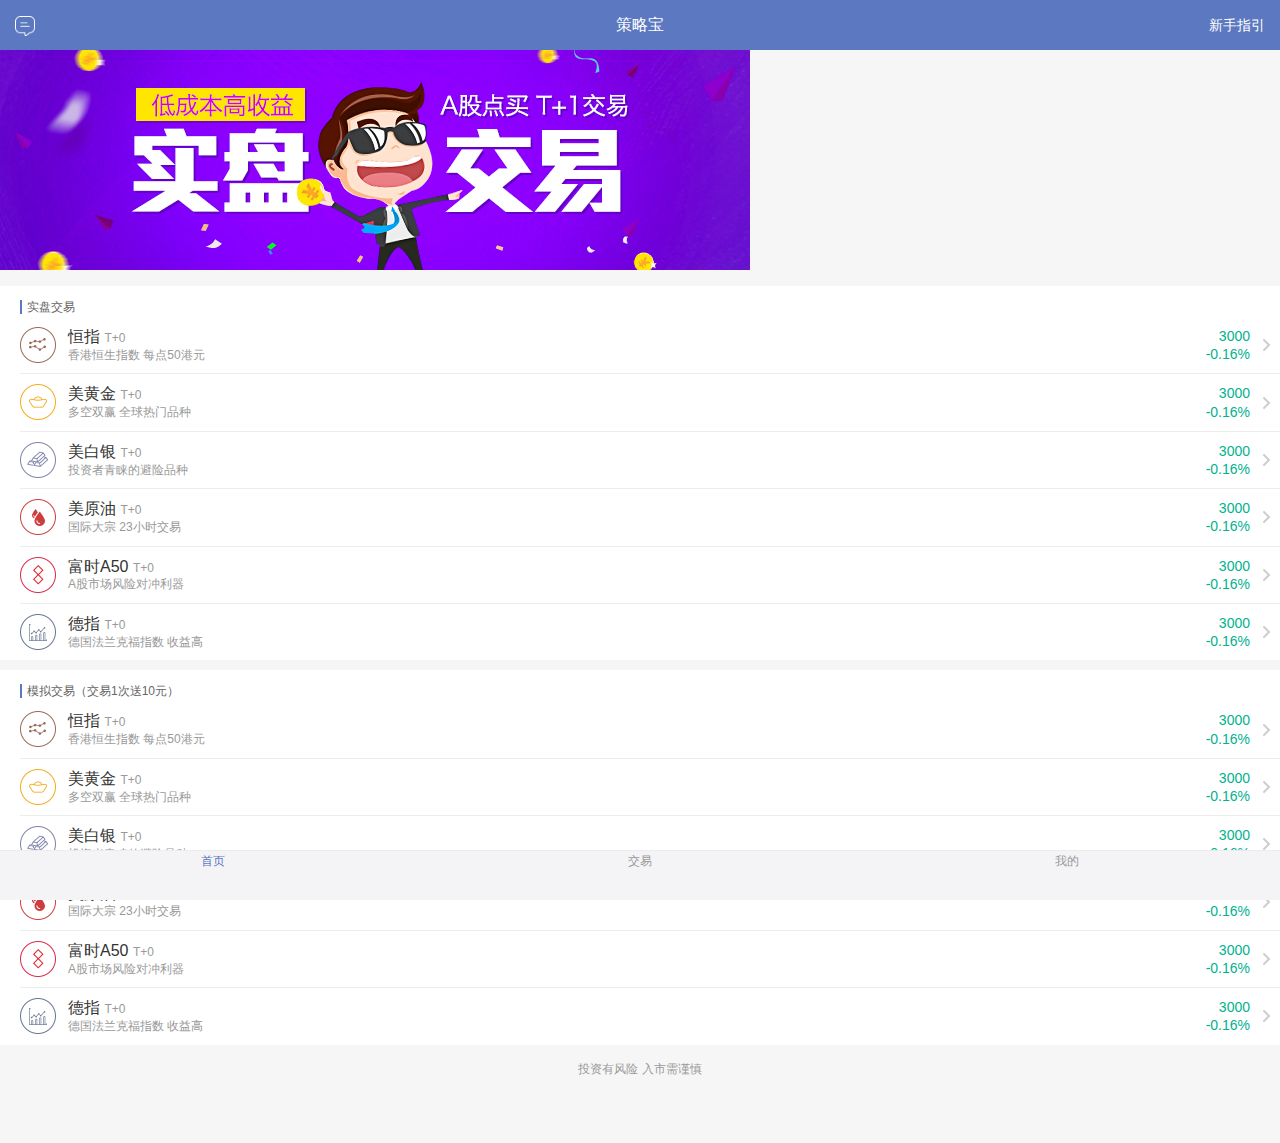
<file: app/html/index.html>
<!DOCTYPE html>
<html>
<head>
    <meta charset="utf-8">
    <meta name="viewport" content="width=device-width, initial-scale=1.0, maximum-scale=1.0, user-scalable=no">
    <meta name="format-detection" content="telephone=no">
    <meta name="apple-mobile-web-app-capable" content="yes">
    <meta name="apple-mobile-web-app-status-bar-style" content="black-translucent">
    <title>hello</title>
    <link rel="stylesheet" href="../css/common/merge.css">
    <link rel="stylesheet" href="../css/page/home/merge.css">
    <script src="../lib/jquery/jquery-2.0.3.min.js"></script>
    <script src="../js/yztz.js"></script>
</head>
<body>
<section id="" class="page-home">
    <div class="page-index">
        <header class="page-header">
            <div class="header-wrap">
                <h3>策略宝</h3>
                <a href="help.html" class="nav-left"><i class="icon-msg"></i></a>
                <a href="guide.html" class="nav-right">新手指引</a>
            </div>
        </header>
        <div class="mod-banner">
            <a>
                <img src="/app/images/banner/banner2.jpg">
            </a>
        </div>
        <div class="mod-index-list">
            <div class="wrap">
                <div class="title">
                    <span>实盘交易</span>
                </div>
                <div class="mod-menu">
                    <a href="" class="HSI clearfix">
                        <span class="title-icon"><img src="../images/icons/icon-HSI.png"></span>
                        <div class="tit">
                            <p class="txt-s16">恒指 <span class="desc">T+0</span></p>
                            <p class="desc">香港恒生指数 每点50港元</p>
                        </div>
                        <span class="fr txt-green">3000<br>-0.16%</span>
                        <i class="mod-arrow-r"></i>
                    </a>
                    <a href="" class="GC clearfix">
                        <span class="title-icon"><img src="../images/icons/icon-GC.png"></span>
                        <div class="tit">
                            <p class="txt-s16">美黄金 <span class="desc">T+0</span></p>
                            <p class="desc">多空双赢 全球热门品种</p>
                        </div>
                        <span class="fr txt-green">3000<br>-0.16%</span>
                        <i class="mod-arrow-r"></i>
                    </a>
                    <a href="" class="SI clearfix">
                        <span class="title-icon"><img src="../images/icons/icon-SI.png"></span>
                        <div class="tit">
                            <p class="txt-s16">美白银 <span class="desc">T+0</span></p>
                            <p class="desc">投资者青睐的避险品种</p>
                        </div>
                        <span class="fr txt-green">3000<br>-0.16%</span>
                        <i class="mod-arrow-r"></i>
                    </a>
                    <a href="" class="CL clearfix">
                        <span class="title-icon"><img src="../images/icons/icon-CL.png"></span>
                        <div class="tit">
                            <p class="txt-s16">美原油 <span class="desc">T+0</span></p>
                            <p class="desc">国际大宗 23小时交易</p>
                        </div>
                        <span class="fr txt-green">3000<br>-0.16%</span>
                        <i class="mod-arrow-r"></i>
                    </a>
                    <a href="" class="CN clearfix">
                        <span class="title-icon"><img src="../images/icons/icon-CN.png"></span>
                        <div class="tit">
                            <p class="txt-s16">富时A50 <span class="desc">T+0</span></p>
                            <p class="desc">A股市场风险对冲利器</p>
                        </div>
                        <span class="fr txt-green">3000<br>-0.16%</span>
                        <i class="mod-arrow-r"></i>
                    </a>
                    <a href="" class="DAX clearfix">
                        <span class="title-icon"><img src="../images/icons/icon-DAX.png"></span>
                        <div class="tit">
                            <p class="txt-s16">德指 <span class="desc">T+0</span></p>
                            <p class="desc">德国法兰克福指数 收益高</p>
                        </div>
                        <span class="fr txt-green">3000<br>-0.16%</span>
                        <i class="mod-arrow-r"></i>
                    </a>
                </div>
            </div>
            <div class="wrap">
                <div class="title">
                    <span>模拟交易（交易1次送10元）</span>
                </div>
                <div class="mod-menu">
                    <a href="" class="HSI clearfix">
                        <span class="title-icon"><img src="../images/icons/icon-HSI.png"></span>
                        <div class="tit">
                            <p class="txt-s16">恒指 <span class="desc">T+0</span></p>
                            <p class="desc">香港恒生指数 每点50港元</p>
                        </div>
                        <span class="fr txt-green">3000<br>-0.16%</span>
                        <i class="mod-arrow-r"></i>
                    </a>
                    <a href="" class="GC clearfix">
                        <span class="title-icon"><img src="../images/icons/icon-GC.png"></span>
                        <div class="tit">
                            <p class="txt-s16">美黄金 <span class="desc">T+0</span></p>
                            <p class="desc">多空双赢 全球热门品种</p>
                        </div>
                        <span class="fr txt-green">3000<br>-0.16%</span>
                        <i class="mod-arrow-r"></i>
                    </a>
                    <a href="" class="SI clearfix">
                        <span class="title-icon"><img src="../images/icons/icon-SI.png"></span>
                        <div class="tit">
                            <p class="txt-s16">美白银 <span class="desc">T+0</span></p>
                            <p class="desc">投资者青睐的避险品种</p>
                        </div>
                        <span class="fr txt-green">3000<br>-0.16%</span>
                        <i class="mod-arrow-r"></i>
                    </a>
                    <a href="" class="CL clearfix">
                        <span class="title-icon"><img src="../images/icons/icon-CL.png"></span>
                        <div class="tit">
                            <p class="txt-s16">美原油 <span class="desc">T+0</span></p>
                            <p class="desc">国际大宗 23小时交易</p>
                        </div>
                        <span class="fr txt-green">3000<br>-0.16%</span>
                        <i class="mod-arrow-r"></i>
                    </a>
                    <a href="" class="CN clearfix">
                        <span class="title-icon"><img src="../images/icons/icon-CN.png"></span>
                        <div class="tit">
                            <p class="txt-s16">富时A50 <span class="desc">T+0</span></p>
                            <p class="desc">A股市场风险对冲利器</p>
                        </div>
                        <span class="fr txt-green">3000<br>-0.16%</span>
                        <i class="mod-arrow-r"></i>
                    </a>
                    <a href="" class="DAX clearfix">
                        <span class="title-icon"><img src="../images/icons/icon-DAX.png"></span>
                        <div class="tit">
                            <p class="txt-s16">德指 <span class="desc">T+0</span></p>
                            <p class="desc">德国法兰克福指数 收益高</p>
                        </div>
                        <span class="fr txt-green">3000<br>-0.16%</span>
                        <i class="mod-arrow-r"></i>
                    </a>
                </div>
            </div>
        </div>
        <div class="pt15 pb15 txt-center txt-s12 txt-grey">投资有风险 入市需谨慎</div>
        <footer class="page-footer">
            <div class="footer-wrap">
                <ul>
                    <li>
                        <a href="index.html" class="nav-home">
                            <span></span>首页
                        </a>
                    </li>
                    <li>
                        <a href="outerTrade.html" class="nav-trade">
                            <span></span>交易
                        </a>
                    </li>
                    <li>
                        <a href="myHome.html" class="nav-user">
                            <span></span>我的
                        </a>
                    </li>
                </ul>
            </div>
        </footer>
    </div>
</section>
<script>
    $('.to-trade a').click(function (e) {
        e.preventDefault();
        X.dialog.confirm('刚接触redis不久，看了网上的一些资料有很多地方还没有搞明白，现在有两个问题有点疑惑，希望大家能帮助解答一下。');
    });
</script>
</body>
</html>
</file>
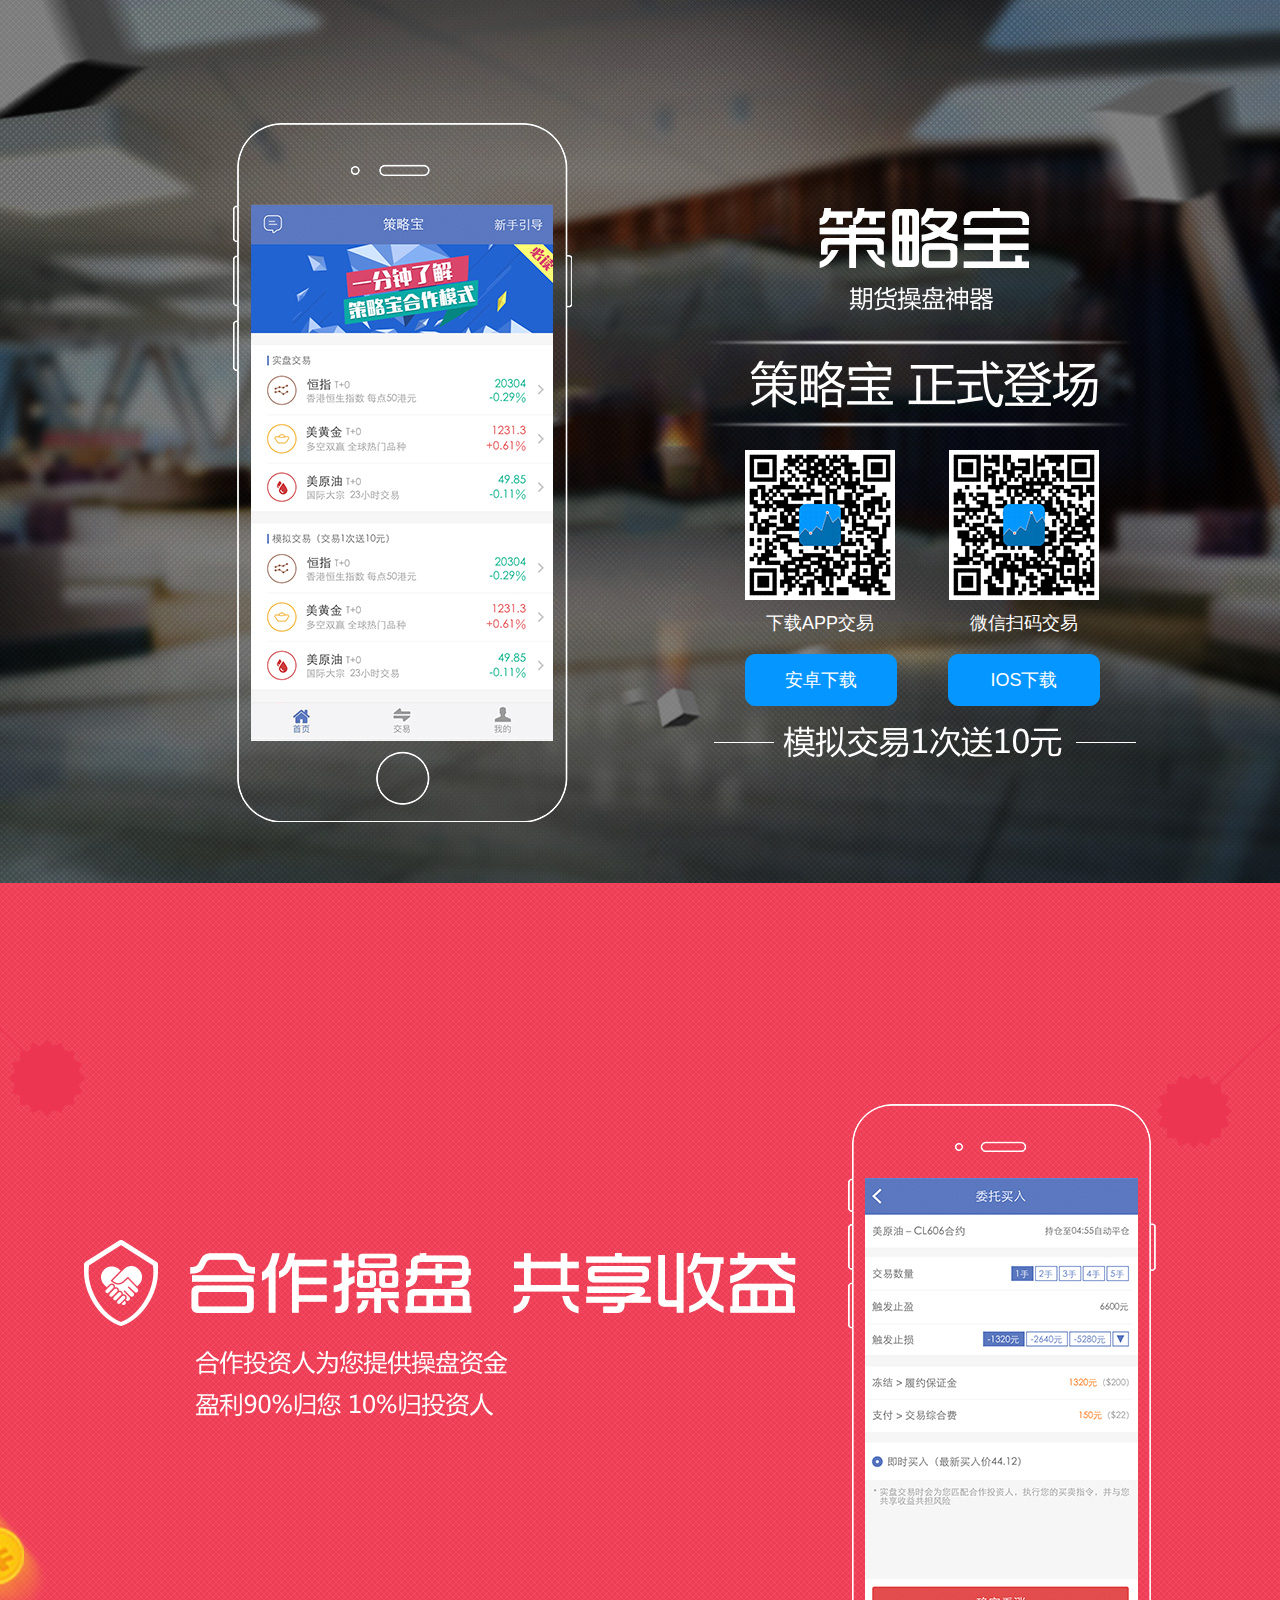
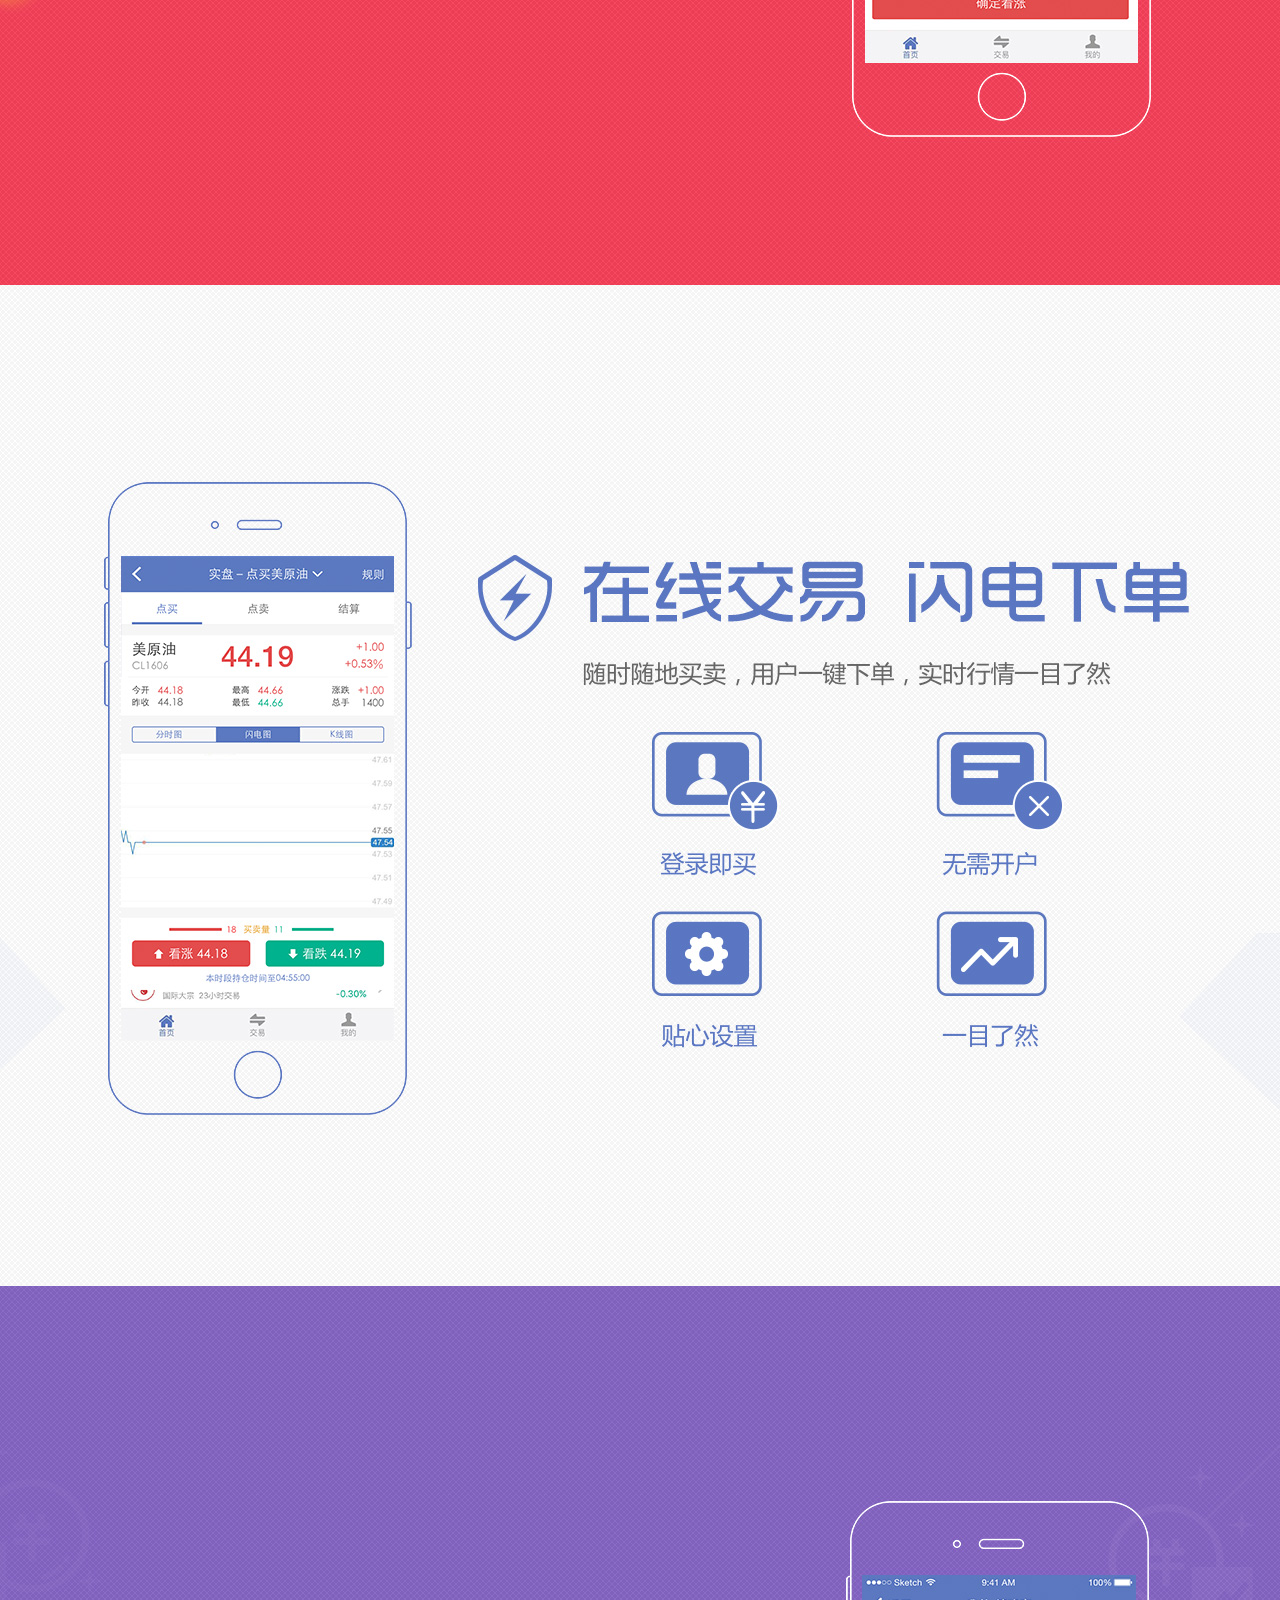
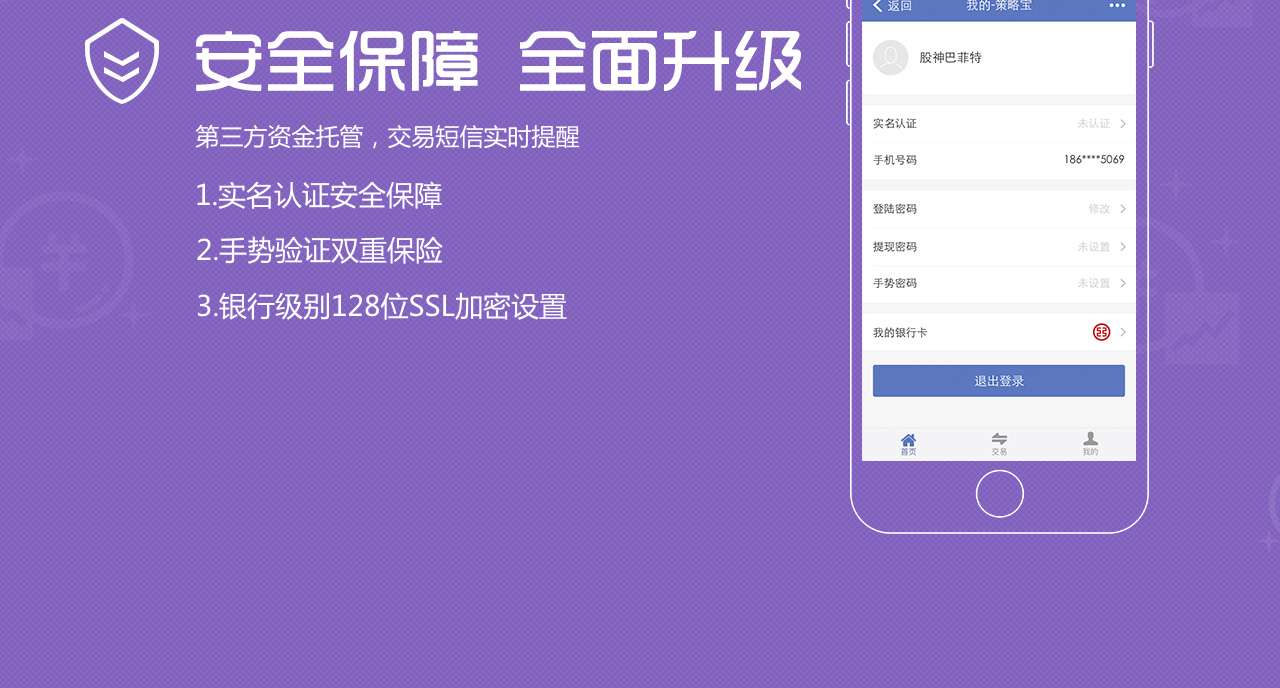
<file: app/downapp.html>
<!DOCTYPE html>
<html>
<head>
    <meta charset="utf-8"/>
    <meta http-equiv="Cache-Control" content="no-cache, no-store"/>
    <meta http-equiv="Pragma" content="no-cache"/>
    <meta http-equiv="Expires" content="0"/>
    <title>下载</title>
    <style type="text/css">
        * {
            padding: 0;
            margin: 0;
        }

        html, body {
            height: 100%;
            color: #333;
        }

        body {
            font: 14px/1.5 微软雅黑, Arial, YaHei, tahoma, 'Hiragino Sans GB', 宋体;
        }

        .clearfix {
            zoom: 1;
        }

        .clearfix:after {
            content: "";
            display: block;
            clear: both;
            height: 0;
            visibility: hidden;
        }

        .fl{
            float: left;
        }

        .fr{
            float: right;
        }

        .wrap {
            background: transparent url("images/downapp.jpg") no-repeat scroll center center;
            height: 3888px;
            min-width: 1100px;
        }

        .wrap-app {
            position: relative;
            width: 1100px;
            height: 883px;
            margin: 0 auto;
        }

        .layer {
            position: absolute;
            top: 450px;
            left: 655px;
            width: 355px;
        }

        .layer .left, .layer .right {
            display: inline-block;
            width: 150px;
            height: 44px;
            padding-top: 160px;
            font-size: 18px;
            text-align: center;
            color: #FFFFFF;
        }

        .layer .left {
            background: url("images/download-app.jpg") no-repeat top;
            background-size: 150px;
            margin-right: 50px;
        }

        .layer .right {
            background: url("images/download-weixin.jpg") no-repeat top;
            background-size: 150px;
        }

        .btn {
            display: inline-block;
            width: 350px;
            height: 50px;
            color: #FFFFFF;
            font-size: 18px;
            line-height: 50px;
            text-align: center;
            text-decoration: none;
            border: 1px solid #FFFFFF;
            border-radius: 10px;
        }

        .btn-wrap{
            /*padding-top: 80px;*/
        }

        .btn-wrap .btn{
            width: 150px;
            background: #0596FF;
            border: 1px solid #0596FF;
        }
    </style>
</head>
<body>
<div class="wrap">
    <div class="wrap-app">
        <div class="layer">
            <div class="left">下载APP交易</div>
            <div class="right">微信扫码交易</div>
            <!--<a href="http://clb.yztz.cn/app/index.html#/index" class="btn">点击进入网页版交易</a>-->
            <div class="btn-wrap clearfix">
                <a class="fl btn" target="_blank" href="https://yztzdownload.oss-cn-hangzhou.aliyuncs.com/clb_apk.apk">安卓下载</a>
                <a class="fr btn" target="_blank" href="https://itunes.apple.com/us/app/ce-e-bao/id1149183738?l=zh&ls=1&mt=8">IOS下载</a>
            </div>
        </div>
    </div>
</div>
</body>
</html>
</file>
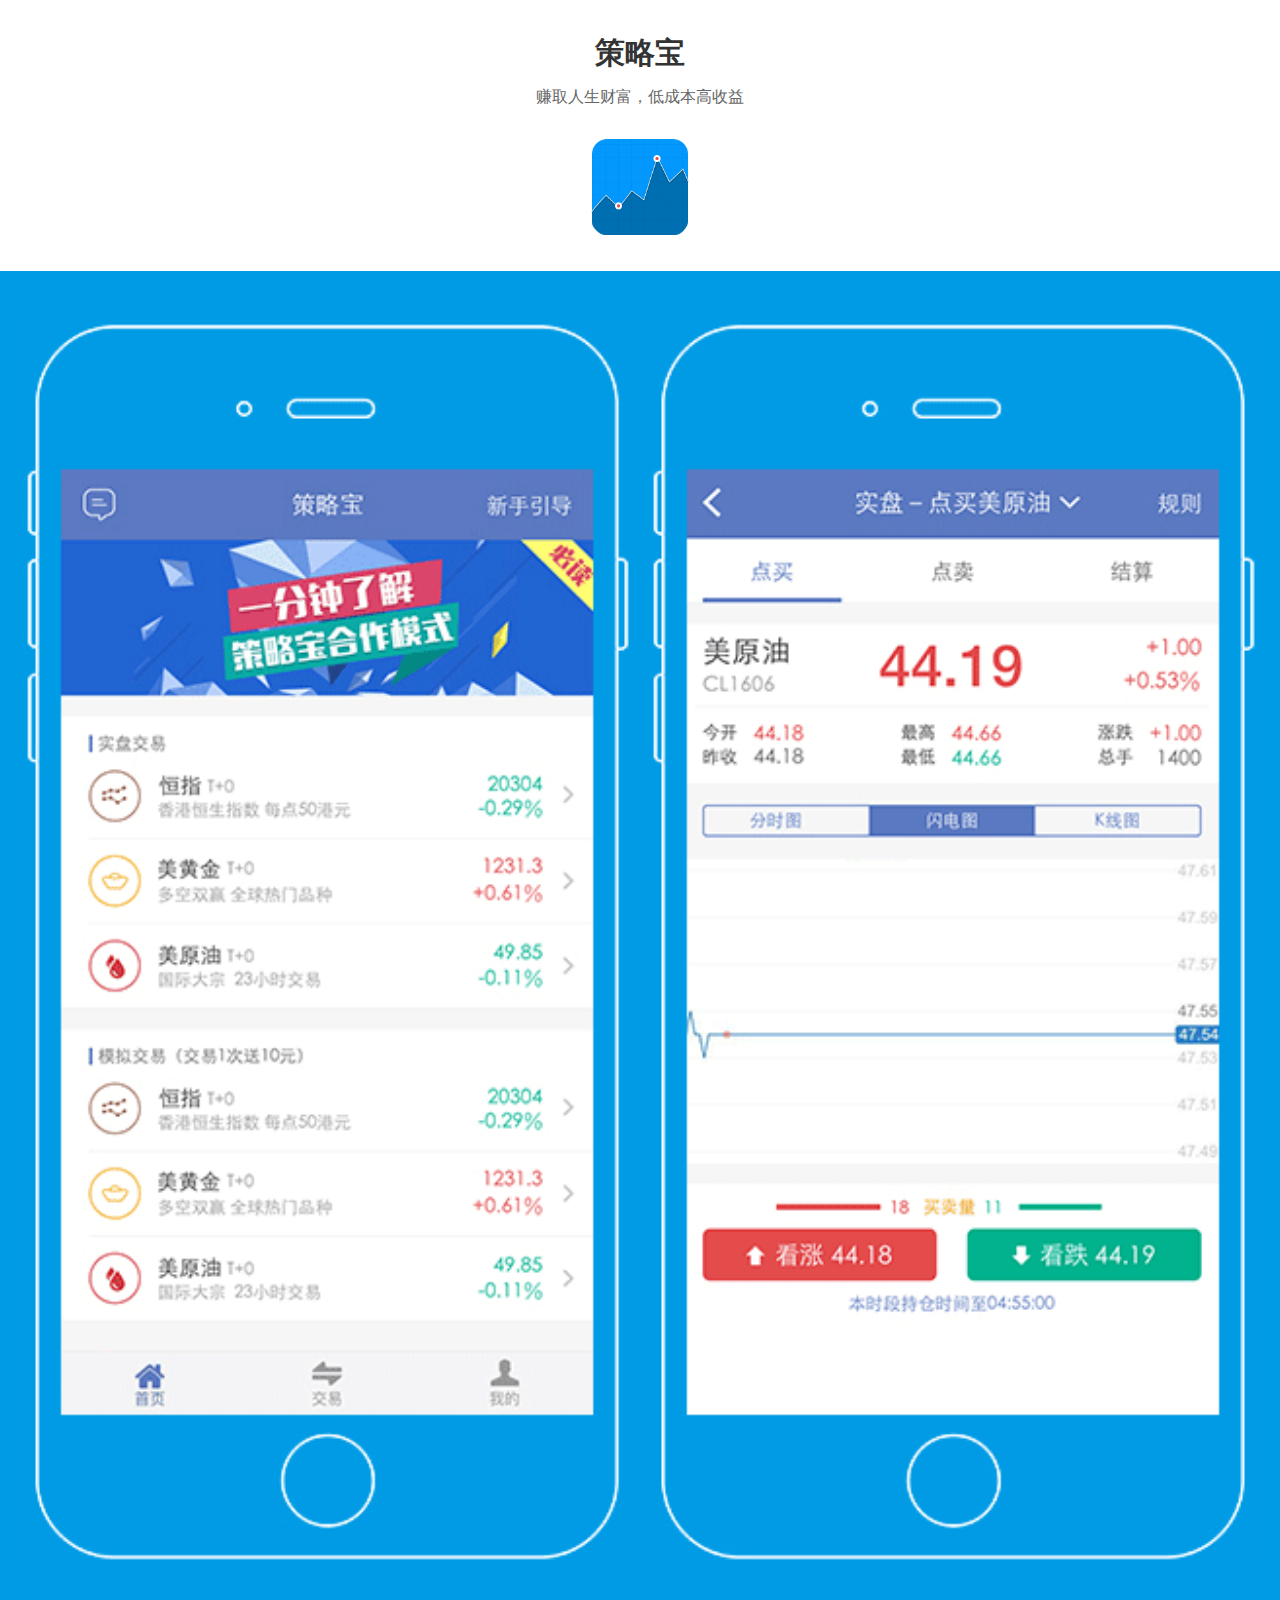
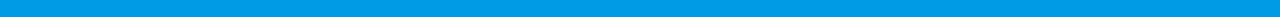
<file: app/download.html>
<!DOCTYPE html>
<html>
<head>
    <meta charset="utf-8"/>
    <meta name="viewport" content="width=device-width, initial-scale=1.0, maximum-scale=1.0, user-scalable=no"/>
    <meta name="format-detection" content="telephone=no"/>
    <meta name="apple-mobile-web-app-capable" content="yes"/>
    <meta name="apple-mobile-web-app-status-bar-style" content="black-translucent"/>
    <meta http-equiv="Cache-Control" content="no-cache, no-store"/>
    <meta http-equiv="Pragma" content="no-cache"/>
    <meta http-equiv="Expires" content="0"/>
    <title>下载</title>
    <style type="text/css">
        * {
            padding: 0;
            margin: 0;
        }

        html, body {
            height: 100%;
            color: #333;
        }

        body {
            font: 14px/1.5 微软雅黑, Arial, YaHei, tahoma, 'Hiragino Sans GB', 宋体;
            background: #009BE5;
        }

        .wrap .title {
            text-align: center;
            background: #FFFFFF;
            padding: 30px 0;
        }

        .wrap .title > h3 {
            font-size: 30px;
        }

        .wrap .title > p {
            padding-top: 10px;
            font-size: 16px;
            color: #666666;
        }

        .wrap .title .logo {
            padding-top: 30px;
        }

        .wrap .title .tips {
            display: none;
            padding-top: 20px;
            color: #E34C4D;
        }

        .wrap .title .logo > img {
            width: 100px;
        }

        .wrap .img {
            padding: 50px 20px;
        }

        .wrap .img > img {
            width: 100%;
        }
    </style>
</head>
<body>
<div class="wrap">
    <div class="title">
        <h3>策略宝</h3>
        <p>赚取人生财富，低成本高收益</p>
        <div class="logo">
            <img src="/app/images/logo.png">
        </div>
        <div id="tips" class="tips">请点击右上角菜单，选择在浏览器打开</div>
    </div>
    <div class="img">
        <img src="/app/images/download-bg.png">
    </div>
</div>
<script>
(function(){
    var ua = navigator.userAgent,
            tips = document.getElementById('tips'),
            androidURL = 'https://yztzdownload.oss-cn-hangzhou.aliyuncs.com/clb_apk.apk',
            iosURL = 'https://itunes.apple.com/us/app/ce-e-bao/id1149183738?l=zh&ls=1&mt=8';
    var isWX = (ua.indexOf("MicroMessenger") > -1),
            android = ua.match(/(Android);?[\s\/]+([\d.]+)?/),
            ipad = ua.match(/(iPad).*OS\s([\d_]+)/),
            ipod = ua.match(/(iPod)(.*OS\s([\d_]+))?/),
            iphone = ua.match(/(iPhone\sOS)\s([\d_]+)/);
    if (isWX) {
        tips.innerHTML = '请点击右上角菜单，选择在浏览器打开';
        tips.style.display = 'block';
        return;
    }
    if (android) {
        if(androidURL == ''){
            tips.innerHTML = '即将上架，敬请期待';
            tips.style.display = 'block';
        }else{
            window.location.href = androidURL;
        }
        return;
    }
    if (iphone || ipad || ipod) {
        if(iosURL == ''){
            tips.innerHTML = '即将上架，敬请期待';
            tips.style.display = 'block';
        }else{
            window.location.href = iosURL;
        }
    }
}());
</script>
</body>
</html>
</file>
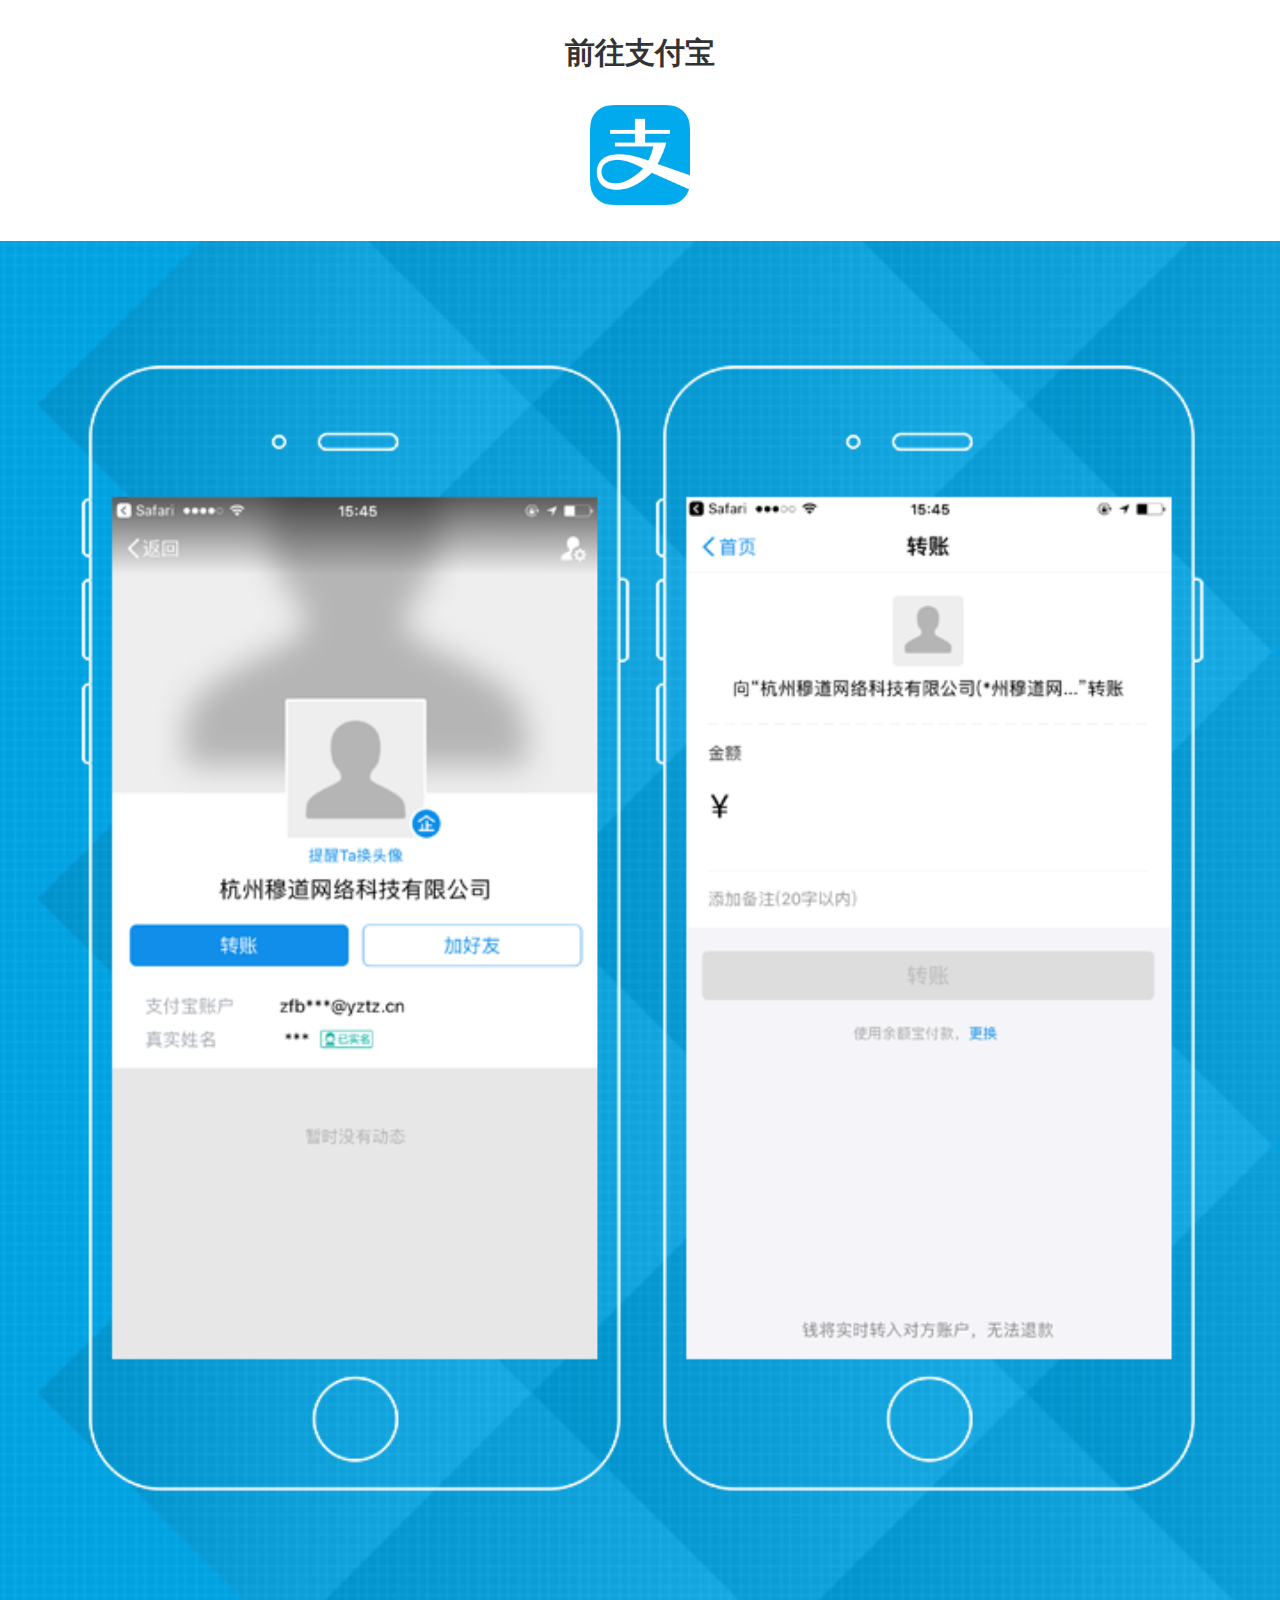
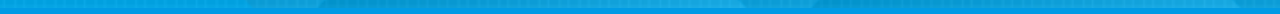
<file: app/goAli.html>
<!DOCTYPE html>
<html>
<head>
    <meta charset="utf-8"/>
    <meta name="viewport" content="width=device-width, initial-scale=1.0, maximum-scale=1.0, user-scalable=no"/>
    <meta name="format-detection" content="telephone=no"/>
    <meta name="apple-mobile-web-app-capable" content="yes"/>
    <meta name="apple-mobile-web-app-status-bar-style" content="black-translucent"/>
    <meta http-equiv="Cache-Control" content="no-cache, no-store"/>
    <meta http-equiv="Pragma" content="no-cache"/>
    <meta http-equiv="Expires" content="0"/>
    <title>下载</title>
    <style type="text/css">
        * {
            padding: 0;
            margin: 0;
        }

        html, body {
            height: 100%;
            color: #333;
        }

        body {
            font: 14px/1.5 微软雅黑, Arial, YaHei, tahoma, 'Hiragino Sans GB', 宋体;
            background: #009BE5;
        }

        .wrap .title {
            text-align: center;
            background: #FFFFFF;
            padding: 30px 0;
        }

        .wrap .title > h3 {
            font-size: 30px;
        }

        .wrap .title > p {
            padding-top: 10px;
            font-size: 16px;
            color: #666666;
        }

        .wrap .title .logo {
            padding-top: 30px;
        }

        .wrap .title .tips {
            display: none;
            padding-top: 20px;
            color: #E34C4D;
        }

        .wrap .title .logo > img {
            width: 100px;
        }

        .wrap .img {
            /*padding: 50px 20px;*/
        }

        .wrap .img > img {
            width: 100%;
        }
    </style>
</head>
<body>
<div class="wrap">
    <div class="title">
        <h3>前往支付宝</h3>
        <div id="tips" class="tips">请点击右上角菜单，选择在浏览器打开,<br>跳转支付宝</div>
        <div class="logo">
            <img src="/app/images/ali-icon.png">
        </div>
    </div>
    <div class="img">
        <img src="/app/images/aliPay-bg.png">
    </div>
</div>
<script>
(function(){
    var ua = navigator.userAgent,
            tips = document.getElementById('tips'),
            url = 'HTTPS://QR.ALIPAY.COM/FKX01981EHVGRCVH98FK6B';
    var isWX = (ua.indexOf("MicroMessenger") > -1),
            android = ua.match(/(Android);?[\s\/]+([\d.]+)?/),
            ipad = ua.match(/(iPad).*OS\s([\d_]+)/),
            ipod = ua.match(/(iPod)(.*OS\s([\d_]+))?/),
            iphone = ua.match(/(iPhone\sOS)\s([\d_]+)/);
    if (isWX) {
        tips.innerHTML = '请点击右上角菜单，选择在浏览器打开,<br>跳转支付宝';
        tips.style.display = 'block';
        return;
    }
    if (android) {
        if(url == ''){
            tips.innerHTML = '即将上架，敬请期待';
            tips.style.display = 'block';
        }else{
            window.location.href = url;
        }
        return;
    }
    if (iphone || ipad || ipod) {
        if(url == ''){
            tips.innerHTML = '即将上架，敬请期待';
            tips.style.display = 'block';
        }else{
            window.location.href = url;
        }
    }
}());
</script>
</body>
</html>
</file>
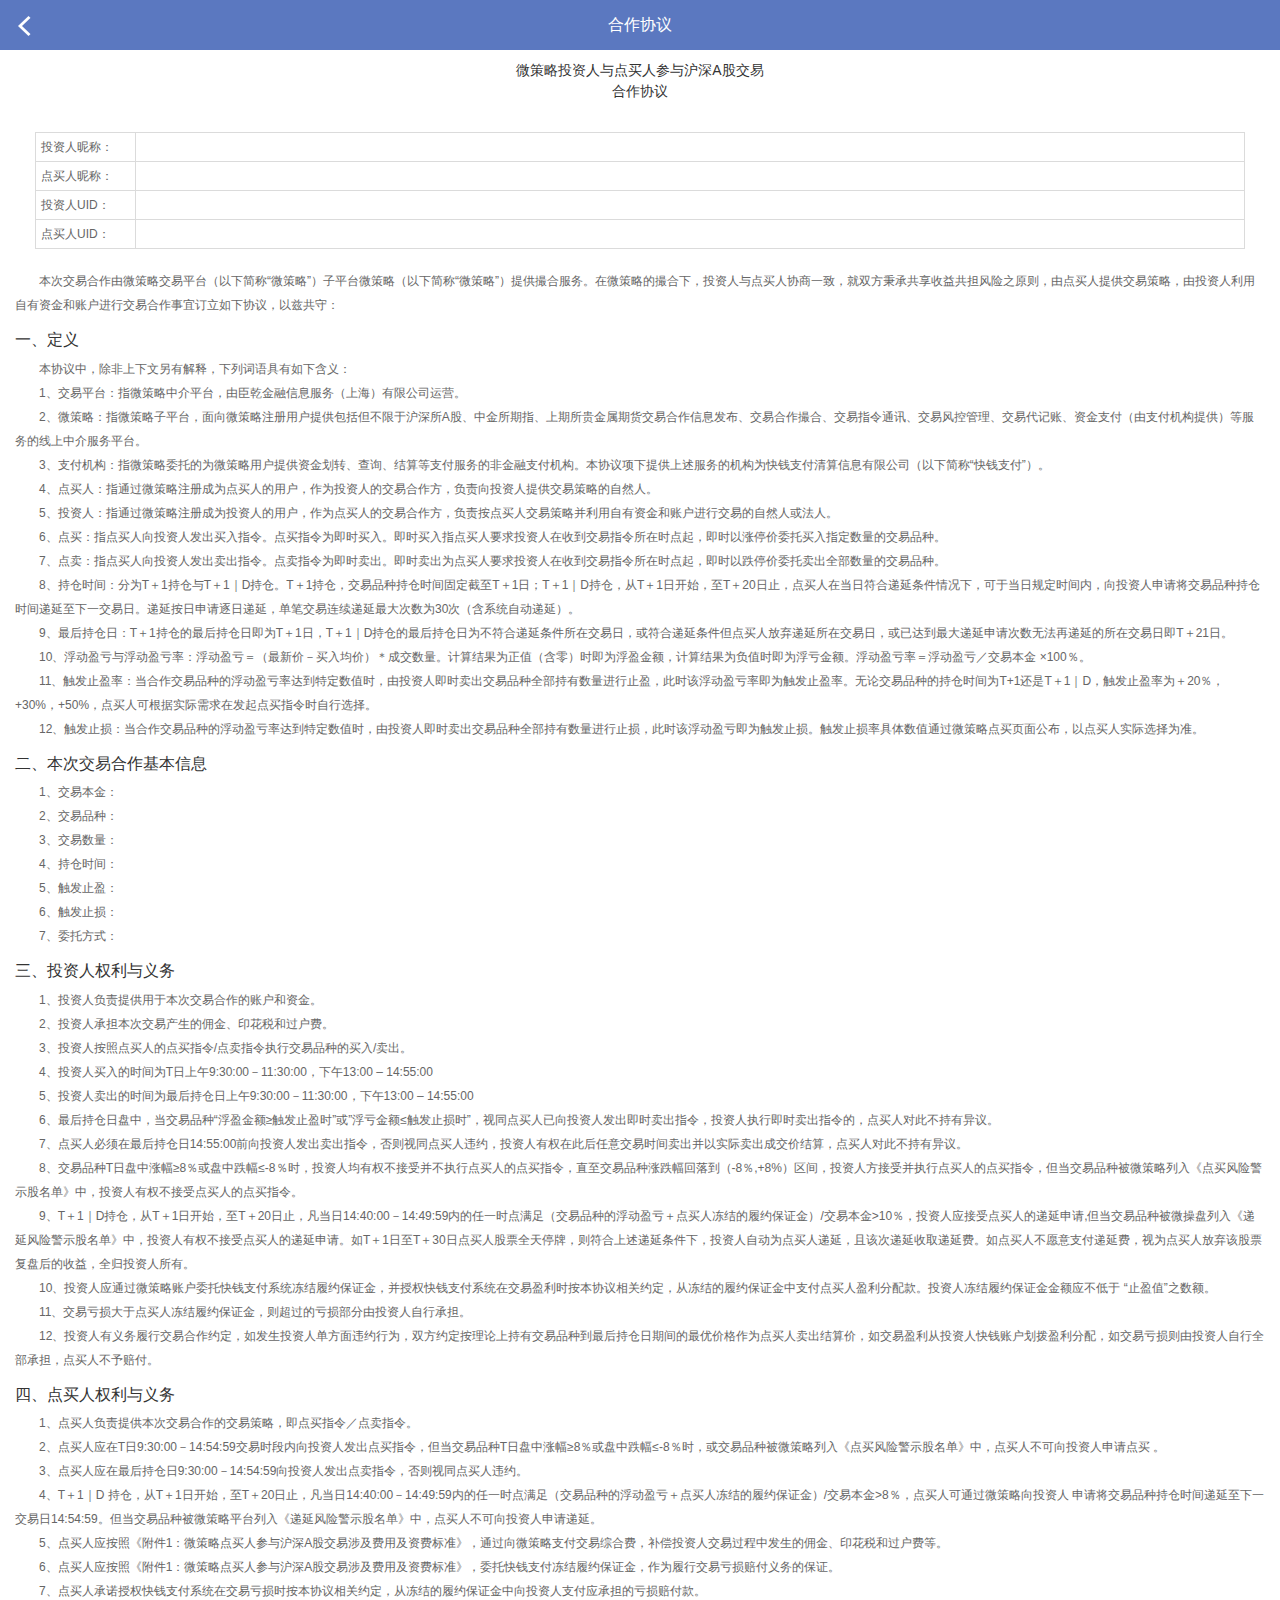
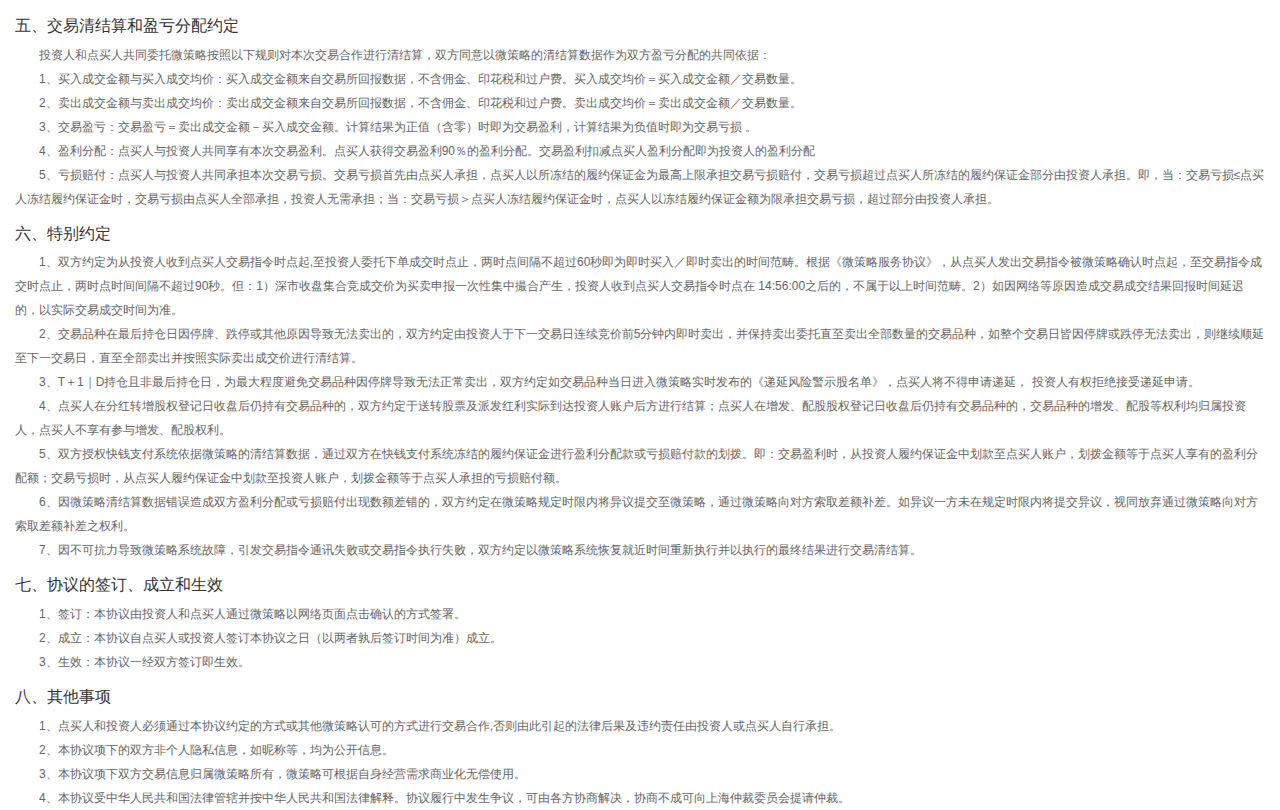
<file: app/html/agreement_investor.html>
<!DOCTYPE html>
<html>
<head>
    <meta charset="utf-8"/>
    <meta name="viewport" content="width=device-width, initial-scale=1.0, maximum-scale=1.0, user-scalable=no"/>
    <meta name="format-detection" content="telephone=no"/>
    <meta name="apple-mobile-web-app-capable" content="yes"/>
    <meta name="apple-mobile-web-app-status-bar-style" content="black-translucent"/>
    <title>微策略</title>
    <link rel="stylesheet" href="../css/common/merge.css">
    <link rel="stylesheet" href="../css/page/agreement/agreement.css"/>
</head>
<body>
<section class="page-guide">
    <div class="page-about">
        <header class="page-header">
            <div class="header-wrap">
                <h3>合作协议</h3>
                <a href="guide.html" class="nav-left">
                    <i class="icon-back"></i>
                </a>
            </div>
        </header>
        <div class="mod-agree">
            <div class="agree-wrap">
                <h3 class="title">微策略投资人与点买人参与沪深A股交易<br>合作协议</h3>
                <div style="padding: 20px;">
                    <table>
                        <tr>
                            <td width="100px;" align="right">投资人昵称：</td>
                            <td></td>
                        </tr>
                        <tr>
                            <td width="100px;" align="right">点买人昵称：</td>
                            <td></td>
                        </tr>
                        <tr>
                            <td align="right">投资人UID：</td>
                            <td></td>
                        </tr>
                        <tr>
                            <td align="right">点买人UID：</td>
                            <td></td>
                        </tr>
                    </table>
                </div>
                <p>本次交易合作由微策略交易平台（以下简称“微策略”）子平台微策略（以下简称“微策略”）提供撮合服务。在微策略的撮合下，投资人与点买人协商一致，就双方秉承共享收益共担风险之原则，由点买人提供交易策略，由投资人利用自有资金和账户进行交易合作事宜订立如下协议，以兹共守：</p>
                <h3 class="topic">一、定义</h3>
                <p>本协议中，除非上下文另有解释，下列词语具有如下含义：</p>
                <p>1、交易平台：指微策略中介平台，由臣乾金融信息服务（上海）有限公司运营。</p>
                <p>2、微策略：指微策略子平台，面向微策略注册用户提供包括但不限于沪深所A股、中金所期指、上期所贵金属期货交易合作信息发布、交易合作撮合、交易指令通讯、交易风控管理、交易代记账、资金支付（由支付机构提供）等服务的线上中介服务平台。</p>
                <p>3、支付机构：指微策略委托的为微策略用户提供资金划转、查询、结算等支付服务的非金融支付机构。本协议项下提供上述服务的机构为快钱支付清算信息有限公司（以下简称“快钱支付”）。</p>
                <p>4、点买人：指通过微策略注册成为点买人的用户，作为投资人的交易合作方，负责向投资人提供交易策略的自然人。</p>
                <p>5、投资人：指通过微策略注册成为投资人的用户，作为点买人的交易合作方，负责按点买人交易策略并利用自有资金和账户进行交易的自然人或法人。</p>
                <p>6、点买：指点买人向投资人发出买入指令。点买指令为即时买入。即时买入指点买人要求投资人在收到交易指令所在时点起，即时以涨停价委托买入指定数量的交易品种。</p>
                <p>7、点卖：指点买人向投资人发出卖出指令。点卖指令为即时卖出。即时卖出为点买人要求投资人在收到交易指令所在时点起，即时以跌停价委托卖出全部数量的交易品种。</p>
                <p>8、持仓时间：分为T＋1持仓与T＋1｜D持仓。T＋1持仓，交易品种持仓时间固定截至T＋1日；T＋1｜D持仓，从T＋1日开始，至T＋20日止，点买人在当日符合递延条件情况下，可于当日规定时间内，向投资人申请将交易品种持仓时间递延至下一交易日。递延按日申请逐日递延，单笔交易连续递延最大次数为30次（含系统自动递延）。</p>
                <p>9、最后持仓日：T＋1持仓的最后持仓日即为T＋1日，T＋1｜D持仓的最后持仓日为不符合递延条件所在交易日，或符合递延条件但点买人放弃递延所在交易日，或已达到最大递延申请次数无法再递延的所在交易日即T＋21日。</p>
                <p>10、浮动盈亏与浮动盈亏率：浮动盈亏＝（最新价－买入均价）＊成交数量。计算结果为正值（含零）时即为浮盈金额，计算结果为负值时即为浮亏金额。浮动盈亏率＝浮动盈亏／交易本金 ×100％。</p>
                <p>11、触发止盈率：当合作交易品种的浮动盈亏率达到特定数值时，由投资人即时卖出交易品种全部持有数量进行止盈，此时该浮动盈亏率即为触发止盈率。无论交易品种的持仓时间为T+1还是T＋1｜D，触发止盈率为＋20％，+30%，+50%，点买人可根据实际需求在发起点买指令时自行选择。</p>
                <p>12、触发止损：当合作交易品种的浮动盈亏率达到特定数值时，由投资人即时卖出交易品种全部持有数量进行止损，此时该浮动盈亏即为触发止损。触发止损率具体数值通过微策略点买页面公布，以点买人实际选择为准。</p>
                <h3 class="topic">二、本次交易合作基本信息</h3>
                <p>1、交易本金：</p>
                <p>2、交易品种：</p>
                <p>3、交易数量：</p>
                <p>4、持仓时间：</p>
                <p>5、触发止盈：</p>
                <p>6、触发止损：</p>
                <p>7、委托方式：</p>
                <h3 class="topic">三、投资人权利与义务</h3>
                <p>1、投资人负责提供用于本次交易合作的账户和资金。</p>
                <p>2、投资人承担本次交易产生的佣金、印花税和过户费。</p>
                <p>3、投资人按照点买人的点买指令/点卖指令执行交易品种的买入/卖出。</p>
                <p>4、投资人买入的时间为T日上午9:30:00－11:30:00，下午13:00 – 14:55:00</p>
                <p>5、投资人卖出的时间为最后持仓日上午9:30:00－11:30:00，下午13:00 – 14:55:00</p>
                <p>6、最后持仓日盘中，当交易品种“浮盈金额≥触发止盈时”或”浮亏金额≤触发止损时”，视同点买人已向投资人发出即时卖出指令，投资人执行即时卖出指令的，点买人对此不持有异议。</p>
                <p>7、点买人必须在最后持仓日14:55:00前向投资人发出卖出指令，否则视同点买人违约，投资人有权在此后任意交易时间卖出并以实际卖出成交价结算，点买人对此不持有异议。</p>
                <p>8、交易品种T日盘中涨幅≥8％或盘中跌幅≤-8％时，投资人均有权不接受并不执行点买人的点买指令，直至交易品种涨跌幅回落到（-8％,+8%）区间，投资人方接受并执行点买人的点买指令，但当交易品种被微策略列入《点买风险警示股名单》中，投资人有权不接受点买人的点买指令。</p>
                <p>9、T＋1｜D持仓，从T＋1日开始，至T＋20日止，凡当日14:40:00－14:49:59内的任一时点满足（交易品种的浮动盈亏＋点买人冻结的履约保证金）/交易本金&gt;10％，投资人应接受点买人的递延申请,但当交易品种被微操盘列入《递延风险警示股名单》中，投资人有权不接受点买人的递延申请。如T＋1日至T＋30日点买人股票全天停牌，则符合上述递延条件下，投资人自动为点买人递延，且该次递延收取递延费。如点买人不愿意支付递延费，视为点买人放弃该股票复盘后的收益，全归投资人所有。</p>
                <p>10、投资人应通过微策略账户委托快钱支付系统冻结履约保证金，并授权快钱支付系统在交易盈利时按本协议相关约定，从冻结的履约保证金中支付点买人盈利分配款。投资人冻结履约保证金金额应不低于 “止盈值”之数额。</p>
                <p>11、交易亏损大于点买人冻结履约保证金，则超过的亏损部分由投资人自行承担。</p>
                <p>12、投资人有义务履行交易合作约定，如发生投资人单方面违约行为，双方约定按理论上持有交易品种到最后持仓日期间的最优价格作为点买人卖出结算价，如交易盈利从投资人快钱账户划拨盈利分配，如交易亏损则由投资人自行全部承担，点买人不予赔付。</p>
                <h3 class="topic">四、点买人权利与义务</h3>
                <p>1、点买人负责提供本次交易合作的交易策略，即点买指令／点卖指令。</p>
                <p>2、点买人应在T日9:30:00－14:54:59交易时段内向投资人发出点买指令，但当交易品种T日盘中涨幅≥8％或盘中跌幅≤-8％时，或交易品种被微策略列入《点买风险警示股名单》中，点买人不可向投资人申请点买 。</p>
                <p>3、点买人应在最后持仓日9:30:00－14:54:59向投资人发出点卖指令，否则视同点买人违约。</p>
                <p>4、T＋1｜D 持仓，从T＋1日开始，至T＋20日止，凡当日14:40:00－14:49:59内的任一时点满足（交易品种的浮动盈亏＋点买人冻结的履约保证金）/交易本金&gt;8％，点买人可通过微策略向投资人 申请将交易品种持仓时间递延至下一交易日14:54:59。但当交易品种被微策略平台列入《递延风险警示股名单》中，点买人不可向投资人申请递延。</p>
                <p>5、点买人应按照《附件1：微策略点买人参与沪深A股交易涉及费用及资费标准》，通过向微策略支付交易综合费，补偿投资人交易过程中发生的佣金、印花税和过户费等。</p>
                <p>6、点买人应按照《附件1：微策略点买人参与沪深A股交易涉及费用及资费标准》，委托快钱支付冻结履约保证金，作为履行交易亏损赔付义务的保证。</p>
                <p>7、点买人承诺授权快钱支付系统在交易亏损时按本协议相关约定，从冻结的履约保证金中向投资人支付应承担的亏损赔付款。</p>
                <h3 class="topic">五、交易清结算和盈亏分配约定</h3>
                <p>投资人和点买人共同委托微策略按照以下规则对本次交易合作进行清结算，双方同意以微策略的清结算数据作为双方盈亏分配的共同依据：</p>
                <p>1、买入成交金额与买入成交均价：买入成交金额来自交易所回报数据，不含佣金、印花税和过户费。买入成交均价＝买入成交金额／交易数量。</p>
                <p>2、卖出成交金额与卖出成交均价：卖出成交金额来自交易所回报数据，不含佣金、印花税和过户费。卖出成交均价＝卖出成交金额／交易数量。</p>
                <p>3、交易盈亏：交易盈亏＝卖出成交金额－买入成交金额。计算结果为正值（含零）时即为交易盈利，计算结果为负值时即为交易亏损&nbsp;。</p>
                <p>4、盈利分配：点买人与投资人共同享有本次交易盈利。点买人获得交易盈利90％的盈利分配。交易盈利扣减点买人盈利分配即为投资人的盈利分配</p>
                <p>5、亏损赔付：点买人与投资人共同承担本次交易亏损。交易亏损首先由点买人承担，点买人以所冻结的履约保证金为最高上限承担交易亏损赔付，交易亏损超过点买人所冻结的履约保证金部分由投资人承担。即，当：交易亏损≤点买人冻结履约保证金时，交易亏损由点买人全部承担，投资人无需承担；当：交易亏损＞点买人冻结履约保证金时，点买人以冻结履约保证金额为限承担交易亏损，超过部分由投资人承担。</p>
                <h3 class="topic">六、特别约定</h3>
                <p>1、双方约定为从投资人收到点买人交易指令时点起,至投资人委托下单成交时点止，两时点间隔不超过60秒即为即时买入／即时卖出的时间范畴。根据《微策略服务协议》，从点买人发出交易指令被微策略确认时点起，至交易指令成交时点止，两时点时间间隔不超过90秒。但：1）深市收盘集合竞成交价为买卖申报一次性集中撮合产生，投资人收到点买人交易指令时点在 14:56:00之后的，不属于以上时间范畴。2）如因网络等原因造成交易成交结果回报时间延迟的，以实际交易成交时间为准。</p>
                <p>2、交易品种在最后持仓日因停牌、跌停或其他原因导致无法卖出的，双方约定由投资人于下一交易日连续竞价前5分钟内即时卖出，并保持卖出委托直至卖出全部数量的交易品种，如整个交易日皆因停牌或跌停无法卖出，则继续顺延至下一交易日，直至全部卖出并按照实际卖出成交价进行清结算。</p>
                <p>3、T＋1｜D持仓且非最后持仓日，为最大程度避免交易品种因停牌导致无法正常卖出，双方约定如交易品种当日进入微策略实时发布的《递延风险警示股名单》，点买人将不得申请递延， 投资人有权拒绝接受递延申请。</p>
                <p>4、点买人在分红转增股权登记日收盘后仍持有交易品种的，双方约定于送转股票及派发红利实际到达投资人账户后方进行结算；点买人在增发、配股股权登记日收盘后仍持有交易品种的，交易品种的增发、配股等权利均归属投资人，点买人不享有参与增发、配股权利。</p>
                <p>5、双方授权快钱支付系统依据微策略的清结算数据，通过双方在快钱支付系统冻结的履约保证金进行盈利分配款或亏损赔付款的划拨。即：交易盈利时，从投资人履约保证金中划款至点买人账户，划拨金额等于点买人享有的盈利分配额；交易亏损时，从点买人履约保证金中划款至投资人账户，划拨金额等于点买人承担的亏损赔付额。</p>
                <p>6、因微策略清结算数据错误造成双方盈利分配或亏损赔付出现数额差错的，双方约定在微策略规定时限内将异议提交至微策略，通过微策略向对方索取差额补差。如异议一方未在规定时限内将提交异议，视同放弃通过微策略向对方索取差额补差之权利。</p>
                <p>7、因不可抗力导致微策略系统故障，引发交易指令通讯失败或交易指令执行失败，双方约定以微策略系统恢复就近时间重新执行并以执行的最终结果进行交易清结算。</p>
                <h3 class="topic">七、协议的签订、成立和生效</h3>
                <p>1、签订：本协议由投资人和点买人通过微策略以网络页面点击确认的方式签署。</p>
                <p>2、成立：本协议自点买人或投资人签订本协议之日（以两者孰后签订时间为准）成立。</p>
                <p>3、生效：本协议一经双方签订即生效。</p>
                <h3 class="topic">八、其他事项</h3>
                <p>1、点买人和投资人必须通过本协议约定的方式或其他微策略认可的方式进行交易合作,否则由此引起的法律后果及违约责任由投资人或点买人自行承担。</p>
                <p>2、本协议项下的双方非个人隐私信息，如昵称等，均为公开信息。</p>
                <p>3、本协议项下双方交易信息归属微策略所有，微策略可根据自身经营需求商业化无偿使用。</p>
                <p>4、本协议受中华人民共和国法律管辖并按中华人民共和国法律解释。协议履行中发生争议，可由各方协商解决，协商不成可向上海仲裁委员会提请仲裁。</p>
            </div>
        </div>
    </div>
</section>
</body>
</html>
</file>
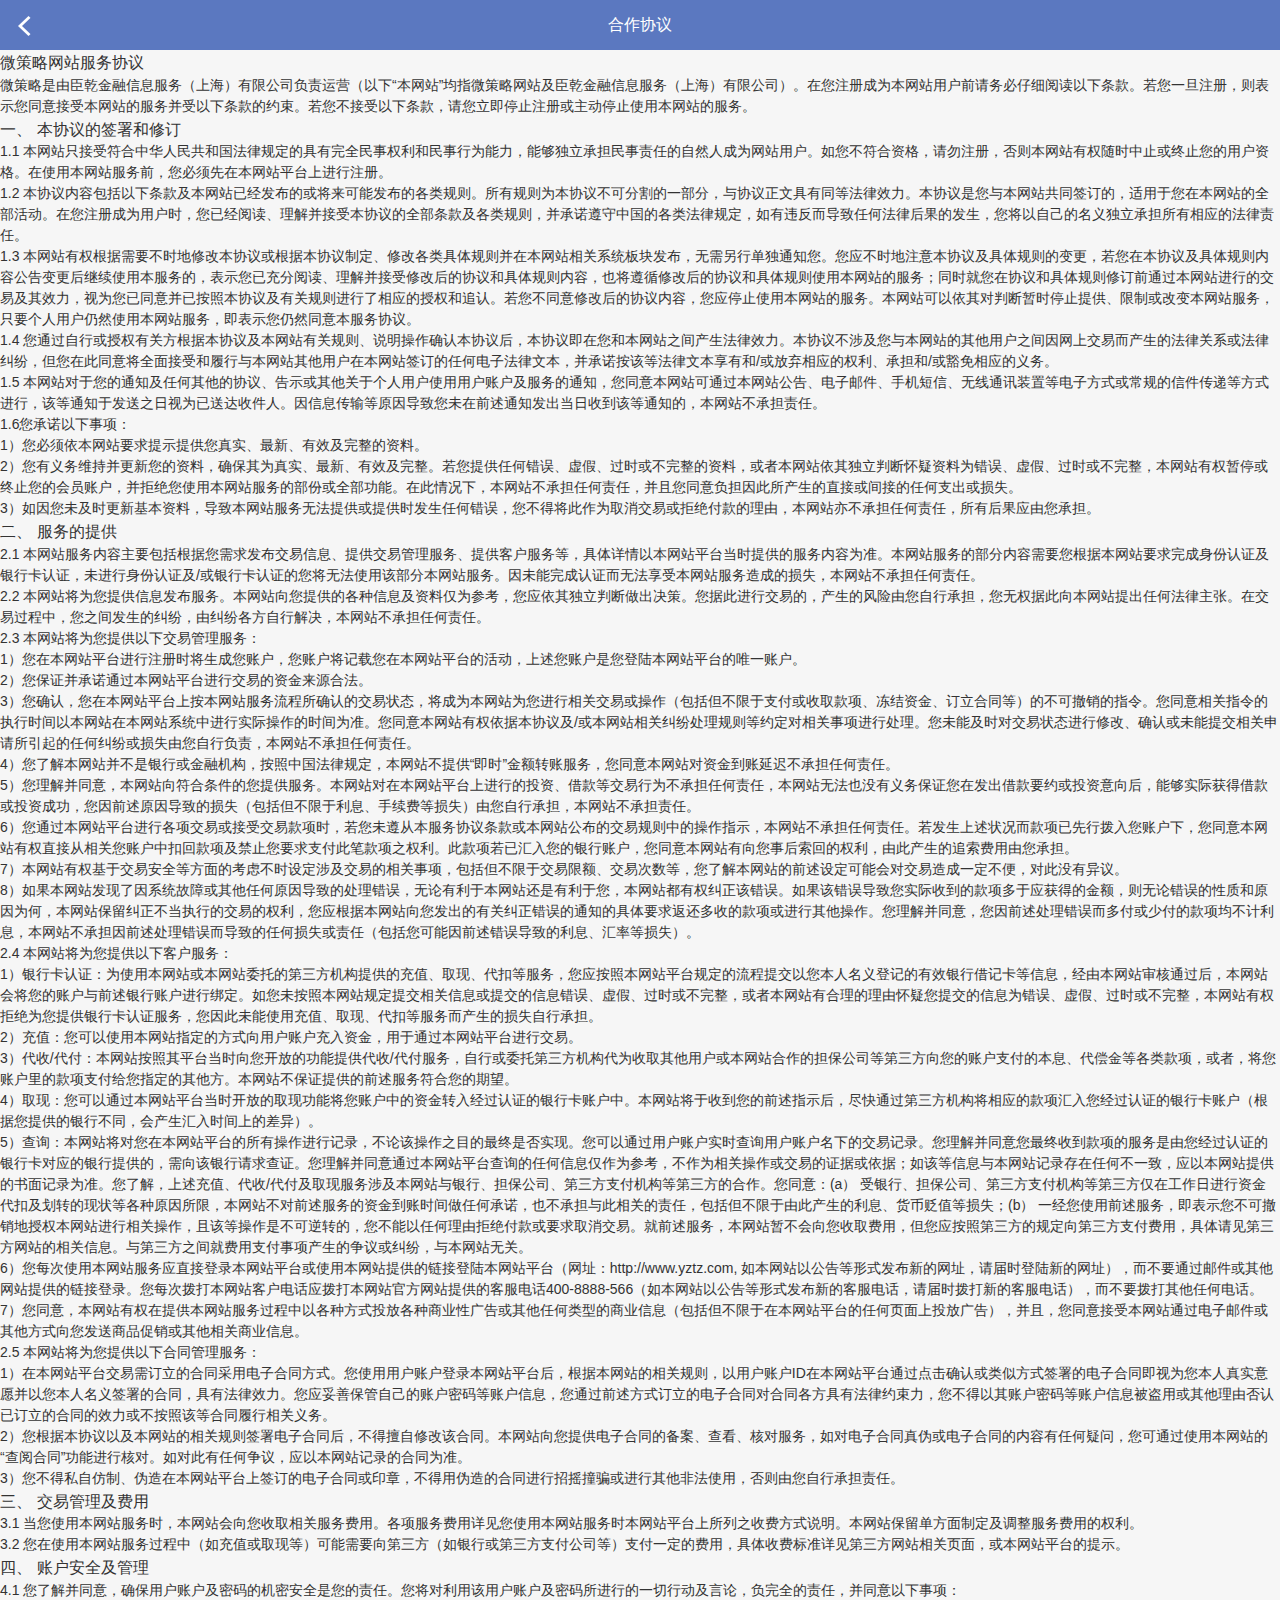
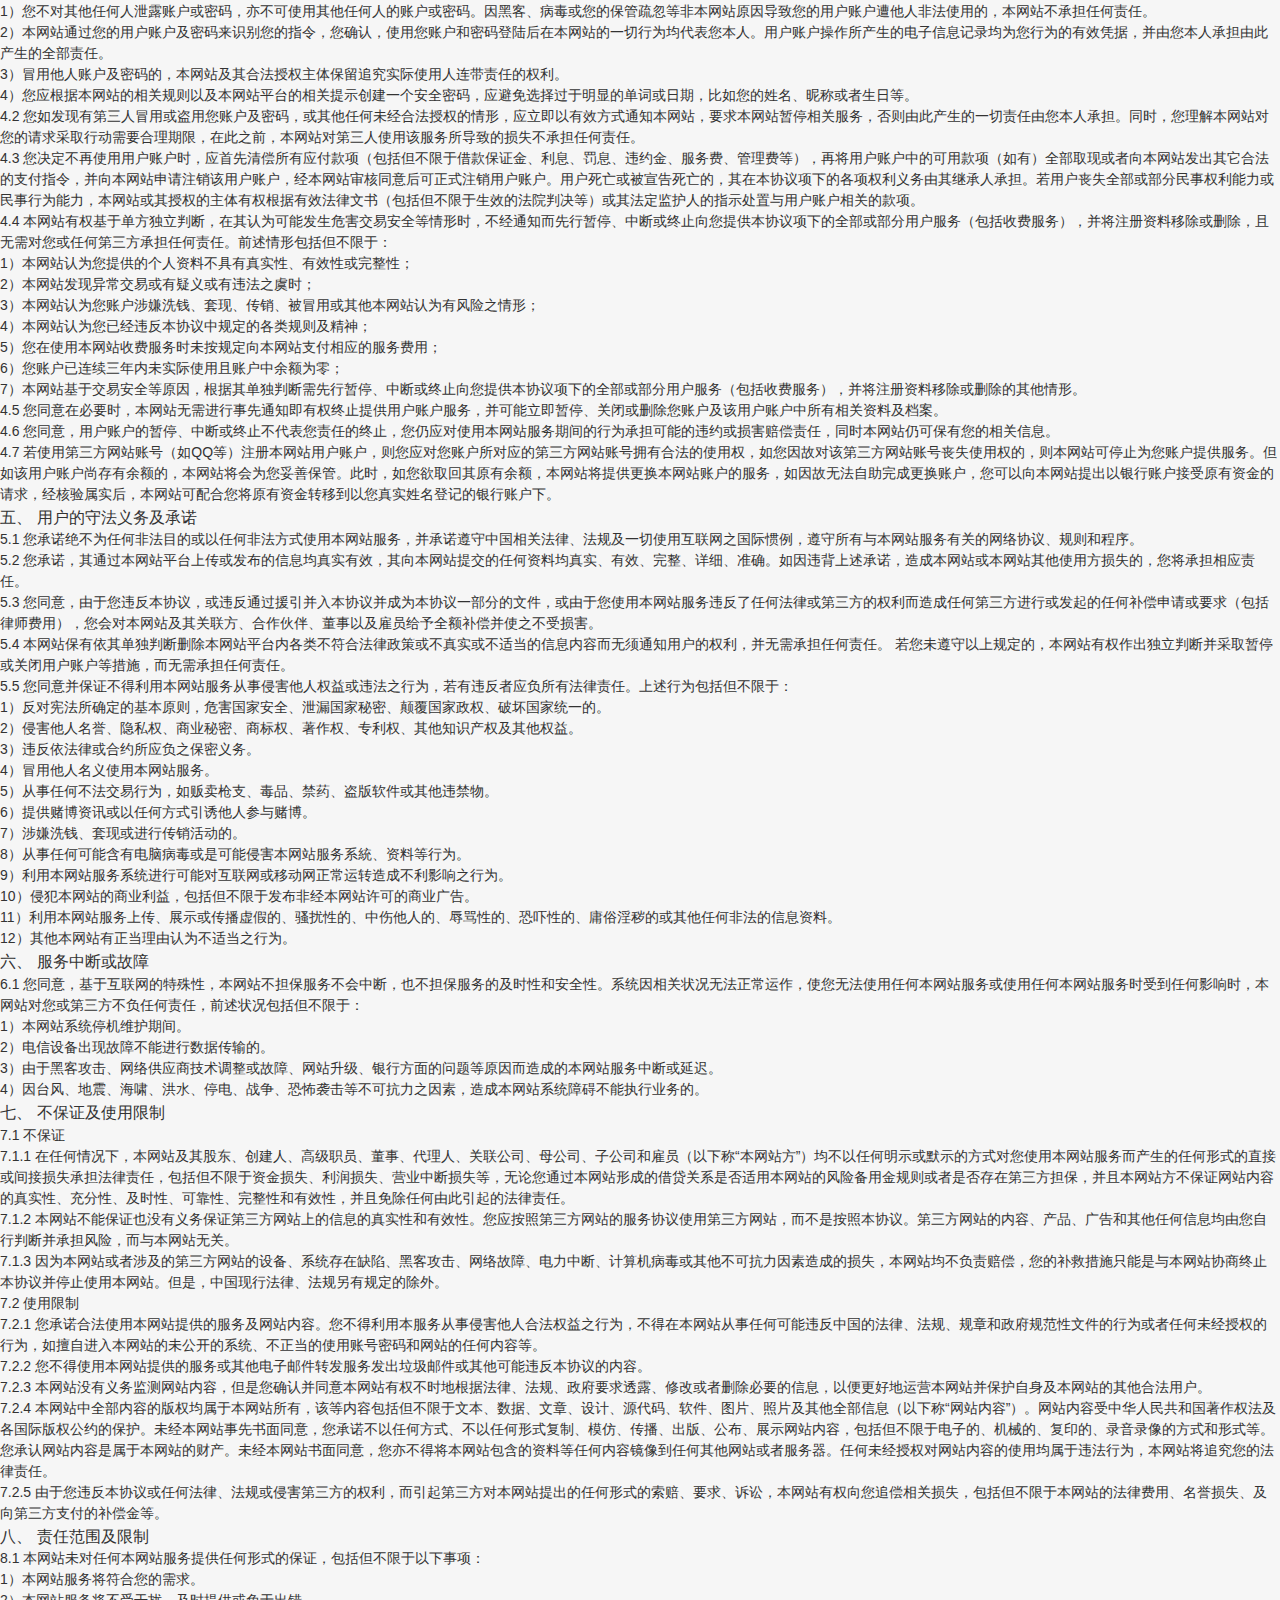
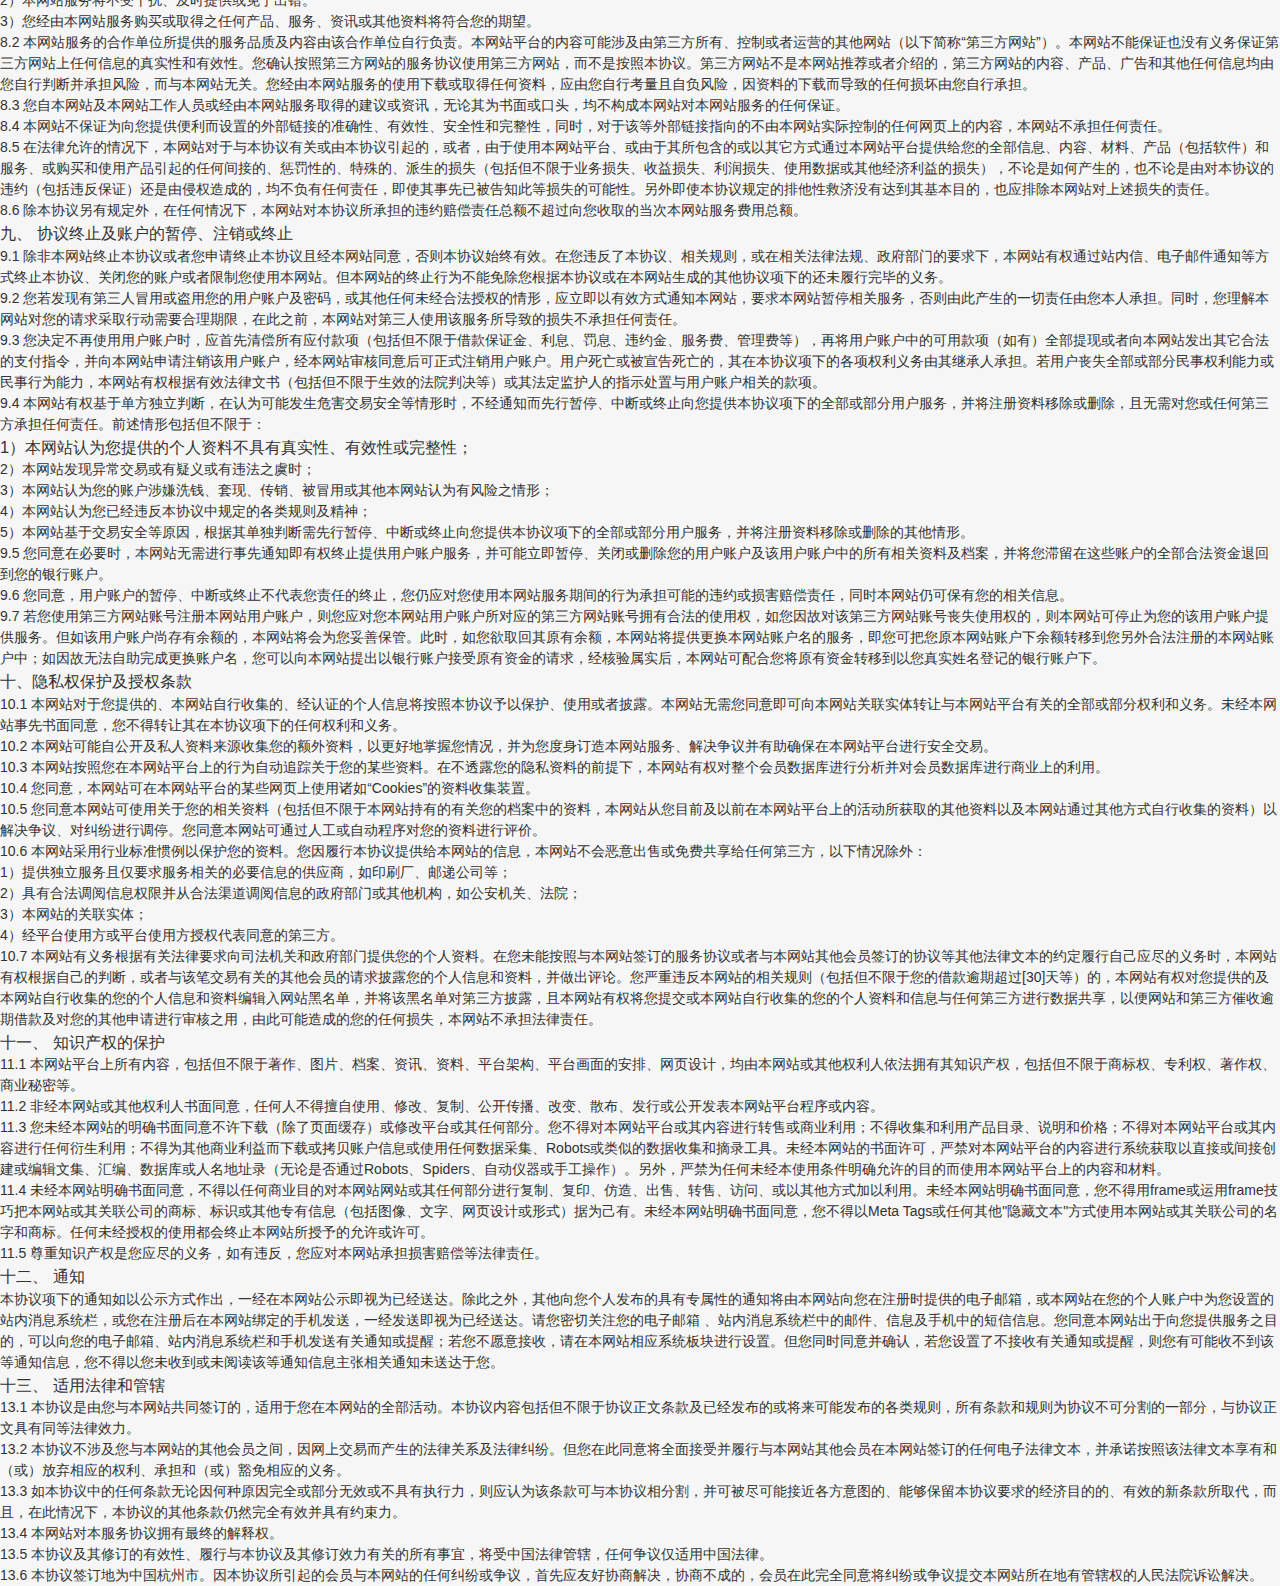
<file: app/html/agreement_register.html>
<!DOCTYPE html>
<html>
<head>
    <meta charset="utf-8"/>
    <meta name="viewport" content="width=device-width, initial-scale=1.0, maximum-scale=1.0, user-scalable=no"/>
    <meta name="format-detection" content="telephone=no"/>
    <meta name="apple-mobile-web-app-capable" content="yes"/>
    <meta name="apple-mobile-web-app-status-bar-style" content="black-translucent"/>
    <title>微策略</title>
    <link rel="stylesheet" href="../css/common/merge.css">
    <link rel="stylesheet" href="../css/page/agreement/agreement.css"/>
</head>
<body>
<section class="page-guide">
    <div class="page-about">
        <header class="page-header">
            <div class="header-wrap">
                <h3>合作协议</h3>
                <a href="guide.html" class="nav-left">
                    <i class="icon-back"></i>
                </a>
            </div>
        </header>
        <div class="mod-agree">
            <div class="agr_warp">
                <h3 class="title">微策略网站服务协议</h3>
                <p>微策略是由臣乾金融信息服务（上海）有限公司负责运营（以下“本网站”均指微策略网站及臣乾金融信息服务（上海）有限公司）。在您注册成为本网站用户前请务必仔细阅读以下条款。若您一旦注册，则表示您同意接受本网站的服务并受以下条款的约束。若您不接受以下条款，请您立即停止注册或主动停止使用本网站的服务。</p>
                <h3 class="topic">一、 本协议的签署和修订</h3>
                <p>1.1 本网站只接受符合中华人民共和国法律规定的具有完全民事权利和民事行为能力，能够独立承担民事责任的自然人成为网站用户。如您不符合资格，请勿注册，否则本网站有权随时中止或终止您的用户资格。在使用本网站服务前，您必须先在本网站平台上进行注册。</p>
                <p>1.2 本协议内容包括以下条款及本网站已经发布的或将来可能发布的各类规则。所有规则为本协议不可分割的一部分，与协议正文具有同等法律效力。本协议是您与本网站共同签订的，适用于您在本网站的全部活动。在您注册成为用户时，您已经阅读、理解并接受本协议的全部条款及各类规则，并承诺遵守中国的各类法律规定，如有违反而导致任何法律后果的发生，您将以自己的名义独立承担所有相应的法律责任。</p>
                <p>1.3 本网站有权根据需要不时地修改本协议或根据本协议制定、修改各类具体规则并在本网站相关系统板块发布，无需另行单独通知您。您应不时地注意本协议及具体规则的变更，若您在本协议及具体规则内容公告变更后继续使用本服务的，表示您已充分阅读、理解并接受修改后的协议和具体规则内容，也将遵循修改后的协议和具体规则使用本网站的服务；同时就您在协议和具体规则修订前通过本网站进行的交易及其效力，视为您已同意并已按照本协议及有关规则进行了相应的授权和追认。若您不同意修改后的协议内容，您应停止使用本网站的服务。本网站可以依其对判断暂时停止提供、限制或改变本网站服务，只要个人用户仍然使用本网站服务，即表示您仍然同意本服务协议。</p>
                <p>1.4 您通过自行或授权有关方根据本协议及本网站有关规则、说明操作确认本协议后，本协议即在您和本网站之间产生法律效力。本协议不涉及您与本网站的其他用户之间因网上交易而产生的法律关系或法律纠纷，但您在此同意将全面接受和履行与本网站其他用户在本网站签订的任何电子法律文本，并承诺按该等法律文本享有和/或放弃相应的权利、承担和/或豁免相应的义务。</p>
                <p>1.5 本网站对于您的通知及任何其他的协议、告示或其他关于个人用户使用用户账户及服务的通知，您同意本网站可通过本网站公告、电子邮件、手机短信、无线通讯装置等电子方式或常规的信件传递等方式进行，该等通知于发送之日视为已送达收件人。因信息传输等原因导致您未在前述通知发出当日收到该等通知的，本网站不承担责任。</p>
                <p>1.6您承诺以下事项：</p>
                <p>1）您必须依本网站要求提示提供您真实、最新、有效及完整的资料。</p>
                <p>2）您有义务维持并更新您的资料，确保其为真实、最新、有效及完整。若您提供任何错误、虚假、过时或不完整的资料，或者本网站依其独立判断怀疑资料为错误、虚假、过时或不完整，本网站有权暂停或终止您的会员账户，并拒绝您使用本网站服务的部份或全部功能。在此情况下，本网站不承担任何责任，并且您同意负担因此所产生的直接或间接的任何支出或损失。</p>
                <p>3）如因您未及时更新基本资料，导致本网站服务无法提供或提供时发生任何错误，您不得将此作为取消交易或拒绝付款的理由，本网站亦不承担任何责任，所有后果应由您承担。</p>
                <h3 class="topic">二、 服务的提供</h3>
                <p>2.1 本网站服务内容主要包括根据您需求发布交易信息、提供交易管理服务、提供客户服务等，具体详情以本网站平台当时提供的服务内容为准。本网站服务的部分内容需要您根据本网站要求完成身份认证及银行卡认证，未进行身份认证及/或银行卡认证的您将无法使用该部分本网站服务。因未能完成认证而无法享受本网站服务造成的损失，本网站不承担任何责任。</p>
                <p>2.2 本网站将为您提供信息发布服务。本网站向您提供的各种信息及资料仅为参考，您应依其独立判断做出决策。您据此进行交易的，产生的风险由您自行承担，您无权据此向本网站提出任何法律主张。在交易过程中，您之间发生的纠纷，由纠纷各方自行解决，本网站不承担任何责任。</p>
                <p>2.3 本网站将为您提供以下交易管理服务：</p>
                <p>1）您在本网站平台进行注册时将生成您账户，您账户将记载您在本网站平台的活动，上述您账户是您登陆本网站平台的唯一账户。</p>
                <p>2）您保证并承诺通过本网站平台进行交易的资金来源合法。</p>
                <p>3）您确认，您在本网站平台上按本网站服务流程所确认的交易状态，将成为本网站为您进行相关交易或操作（包括但不限于支付或收取款项、冻结资金、订立合同等）的不可撤销的指令。您同意相关指令的执行时间以本网站在本网站系统中进行实际操作的时间为准。您同意本网站有权依据本协议及/或本网站相关纠纷处理规则等约定对相关事项进行处理。您未能及时对交易状态进行修改、确认或未能提交相关申请所引起的任何纠纷或损失由您自行负责，本网站不承担任何责任。</p>
                <p>4）您了解本网站并不是银行或金融机构，按照中国法律规定，本网站不提供“即时”金额转账服务，您同意本网站对资金到账延迟不承担任何责任。</p>
                <p>5）您理解并同意，本网站向符合条件的您提供服务。本网站对在本网站平台上进行的投资、借款等交易行为不承担任何责任，本网站无法也没有义务保证您在发出借款要约或投资意向后，能够实际获得借款或投资成功，您因前述原因导致的损失（包括但不限于利息、手续费等损失）由您自行承担，本网站不承担责任。</p>
                <p>6）您通过本网站平台进行各项交易或接受交易款项时，若您未遵从本服务协议条款或本网站公布的交易规则中的操作指示，本网站不承担任何责任。若发生上述状况而款项已先行拨入您账户下，您同意本网站有权直接从相关您账户中扣回款项及禁止您要求支付此笔款项之权利。此款项若已汇入您的银行账户，您同意本网站有向您事后索回的权利，由此产生的追索费用由您承担。</p>
                <p>7）本网站有权基于交易安全等方面的考虑不时设定涉及交易的相关事项，包括但不限于交易限额、交易次数等，您了解本网站的前述设定可能会对交易造成一定不便，对此没有异议。</p>
                <p>8）如果本网站发现了因系统故障或其他任何原因导致的处理错误，无论有利于本网站还是有利于您，本网站都有权纠正该错误。如果该错误导致您实际收到的款项多于应获得的金额，则无论错误的性质和原因为何，本网站保留纠正不当执行的交易的权利，您应根据本网站向您发出的有关纠正错误的通知的具体要求返还多收的款项或进行其他操作。您理解并同意，您因前述处理错误而多付或少付的款项均不计利息，本网站不承担因前述处理错误而导致的任何损失或责任（包括您可能因前述错误导致的利息、汇率等损失）。</p>
                <p>2.4 本网站将为您提供以下客户服务：</p>
                <p>1）银行卡认证：为使用本网站或本网站委托的第三方机构提供的充值、取现、代扣等服务，您应按照本网站平台规定的流程提交以您本人名义登记的有效银行借记卡等信息，经由本网站审核通过后，本网站会将您的账户与前述银行账户进行绑定。如您未按照本网站规定提交相关信息或提交的信息错误、虚假、过时或不完整，或者本网站有合理的理由怀疑您提交的信息为错误、虚假、过时或不完整，本网站有权拒绝为您提供银行卡认证服务，您因此未能使用充值、取现、代扣等服务而产生的损失自行承担。</p>
                <p>2）充值：您可以使用本网站指定的方式向用户账户充入资金，用于通过本网站平台进行交易。</p>
                <p>3）代收/代付：本网站按照其平台当时向您开放的功能提供代收/代付服务，自行或委托第三方机构代为收取其他用户或本网站合作的担保公司等第三方向您的账户支付的本息、代偿金等各类款项，或者，将您账户里的款项支付给您指定的其他方。本网站不保证提供的前述服务符合您的期望。</p>
                <p>4）取现：您可以通过本网站平台当时开放的取现功能将您账户中的资金转入经过认证的银行卡账户中。本网站将于收到您的前述指示后，尽快通过第三方机构将相应的款项汇入您经过认证的银行卡账户（根据您提供的银行不同，会产生汇入时间上的差异）。</p>
                <p>5）查询：本网站将对您在本网站平台的所有操作进行记录，不论该操作之目的最终是否实现。您可以通过用户账户实时查询用户账户名下的交易记录。您理解并同意您最终收到款项的服务是由您经过认证的银行卡对应的银行提供的，需向该银行请求查证。您理解并同意通过本网站平台查询的任何信息仅作为参考，不作为相关操作或交易的证据或依据；如该等信息与本网站记录存在任何不一致，应以本网站提供的书面记录为准。您了解，上述充值、代收/代付及取现服务涉及本网站与银行、担保公司、第三方支付机构等第三方的合作。您同意：(a） 受银行、担保公司、第三方支付机构等第三方仅在工作日进行资金代扣及划转的现状等各种原因所限，本网站不对前述服务的资金到账时间做任何承诺，也不承担与此相关的责任，包括但不限于由此产生的利息、货币贬值等损失；(b） 一经您使用前述服务，即表示您不可撤销地授权本网站进行相关操作，且该等操作是不可逆转的，您不能以任何理由拒绝付款或要求取消交易。就前述服务，本网站暂不会向您收取费用，但您应按照第三方的规定向第三方支付费用，具体请见第三方网站的相关信息。与第三方之间就费用支付事项产生的争议或纠纷，与本网站无关。</p>
                <p>6）您每次使用本网站服务应直接登录本网站平台或使用本网站提供的链接登陆本网站平台（网址：http://www.yztz.com, 如本网站以公告等形式发布新的网址，请届时登陆新的网址），而不要通过邮件或其他网站提供的链接登录。您每次拨打本网站客户电话应拨打本网站官方网站提供的客服电话400-8888-566（如本网站以公告等形式发布新的客服电话，请届时拨打新的客服电话），而不要拨打其他任何电话。</p>
                <p>7）您同意，本网站有权在提供本网站服务过程中以各种方式投放各种商业性广告或其他任何类型的商业信息（包括但不限于在本网站平台的任何页面上投放广告），并且，您同意接受本网站通过电子邮件或其他方式向您发送商品促销或其他相关商业信息。</p>
                <p>2.5 本网站将为您提供以下合同管理服务：</p>
                <p>1）在本网站平台交易需订立的合同采用电子合同方式。您使用用户账户登录本网站平台后，根据本网站的相关规则，以用户账户ID在本网站平台通过点击确认或类似方式签署的电子合同即视为您本人真实意愿并以您本人名义签署的合同，具有法律效力。您应妥善保管自己的账户密码等账户信息，您通过前述方式订立的电子合同对合同各方具有法律约束力，您不得以其账户密码等账户信息被盗用或其他理由否认已订立的合同的效力或不按照该等合同履行相关义务。</p>
                <p>2）您根据本协议以及本网站的相关规则签署电子合同后，不得擅自修改该合同。本网站向您提供电子合同的备案、查看、核对服务，如对电子合同真伪或电子合同的内容有任何疑问，您可通过使用本网站的“查阅合同”功能进行核对。如对此有任何争议，应以本网站记录的合同为准。</p>
                <p>3）您不得私自仿制、伪造在本网站平台上签订的电子合同或印章，不得用伪造的合同进行招摇撞骗或进行其他非法使用，否则由您自行承担责任。</p>
                <h3 class="topic">三、 交易管理及费用</h3>
                <p>3.1 当您使用本网站服务时，本网站会向您收取相关服务费用。各项服务费用详见您使用本网站服务时本网站平台上所列之收费方式说明。本网站保留单方面制定及调整服务费用的权利。</p>
                <p>3.2 您在使用本网站服务过程中（如充值或取现等）可能需要向第三方（如银行或第三方支付公司等）支付一定的费用，具体收费标准详见第三方网站相关页面，或本网站平台的提示。</p>
                <h3 class="topic">四、 账户安全及管理</h3>
                <p>4.1 您了解并同意，确保用户账户及密码的机密安全是您的责任。您将对利用该用户账户及密码所进行的一切行动及言论，负完全的责任，并同意以下事项：</p>
                <p>1）您不对其他任何人泄露账户或密码，亦不可使用其他任何人的账户或密码。因黑客、病毒或您的保管疏忽等非本网站原因导致您的用户账户遭他人非法使用的，本网站不承担任何责任。</p>
                <p>2）本网站通过您的用户账户及密码来识别您的指令，您确认，使用您账户和密码登陆后在本网站的一切行为均代表您本人。用户账户操作所产生的电子信息记录均为您行为的有效凭据，并由您本人承担由此产生的全部责任。</p>
                <p>3）冒用他人账户及密码的，本网站及其合法授权主体保留追究实际使用人连带责任的权利。</p>
                <p>4）您应根据本网站的相关规则以及本网站平台的相关提示创建一个安全密码，应避免选择过于明显的单词或日期，比如您的姓名、昵称或者生日等。</p>
                <p>4.2 您如发现有第三人冒用或盗用您账户及密码，或其他任何未经合法授权的情形，应立即以有效方式通知本网站，要求本网站暂停相关服务，否则由此产生的一切责任由您本人承担。同时，您理解本网站对您的请求采取行动需要合理期限，在此之前，本网站对第三人使用该服务所导致的损失不承担任何责任。</p>
                <p>4.3 您决定不再使用用户账户时，应首先清偿所有应付款项（包括但不限于借款保证金、利息、罚息、违约金、服务费、管理费等），再将用户账户中的可用款项（如有）全部取现或者向本网站发出其它合法的支付指令，并向本网站申请注销该用户账户，经本网站审核同意后可正式注销用户账户。用户死亡或被宣告死亡的，其在本协议项下的各项权利义务由其继承人承担。若用户丧失全部或部分民事权利能力或民事行为能力，本网站或其授权的主体有权根据有效法律文书（包括但不限于生效的法院判决等）或其法定监护人的指示处置与用户账户相关的款项。</p>
                <p>4.4 本网站有权基于单方独立判断，在其认为可能发生危害交易安全等情形时，不经通知而先行暂停、中断或终止向您提供本协议项下的全部或部分用户服务（包括收费服务），并将注册资料移除或删除，且无需对您或任何第三方承担任何责任。前述情形包括但不限于：</p>
                <p>1）本网站认为您提供的个人资料不具有真实性、有效性或完整性；</p>
                <p>2）本网站发现异常交易或有疑义或有违法之虞时；</p>
                <p>3）本网站认为您账户涉嫌洗钱、套现、传销、被冒用或其他本网站认为有风险之情形；</p>
                <p>4）本网站认为您已经违反本协议中规定的各类规则及精神；</p>
                <p>5）您在使用本网站收费服务时未按规定向本网站支付相应的服务费用；</p>
                <p>6）您账户已连续三年内未实际使用且账户中余额为零；</p>
                <p>7）本网站基于交易安全等原因，根据其单独判断需先行暂停、中断或终止向您提供本协议项下的全部或部分用户服务（包括收费服务），并将注册资料移除或删除的其他情形。</p>
                <p>4.5 您同意在必要时，本网站无需进行事先通知即有权终止提供用户账户服务，并可能立即暂停、关闭或删除您账户及该用户账户中所有相关资料及档案。</p>
                <p>4.6 您同意，用户账户的暂停、中断或终止不代表您责任的终止，您仍应对使用本网站服务期间的行为承担可能的违约或损害赔偿责任，同时本网站仍可保有您的相关信息。</p>
                <p>4.7 若使用第三方网站账号（如QQ等）注册本网站用户账户，则您应对您账户所对应的第三方网站账号拥有合法的使用权，如您因故对该第三方网站账号丧失使用权的，则本网站可停止为您账户提供服务。但如该用户账户尚存有余额的，本网站将会为您妥善保管。此时，如您欲取回其原有余额，本网站将提供更换本网站账户的服务，如因故无法自助完成更换账户，您可以向本网站提出以银行账户接受原有资金的请求，经核验属实后，本网站可配合您将原有资金转移到以您真实姓名登记的银行账户下。</p>
                <h3 class="topic">五、 用户的守法义务及承诺</h3>
                <p>5.1 您承诺绝不为任何非法目的或以任何非法方式使用本网站服务，并承诺遵守中国相关法律、法规及一切使用互联网之国际惯例，遵守所有与本网站服务有关的网络协议、规则和程序。</p>
                <p>5.2 您承诺，其通过本网站平台上传或发布的信息均真实有效，其向本网站提交的任何资料均真实、有效、完整、详细、准确。如因违背上述承诺，造成本网站或本网站其他使用方损失的，您将承担相应责任。</p>
                <p>5.3 您同意，由于您违反本协议，或违反通过援引并入本协议并成为本协议一部分的文件，或由于您使用本网站服务违反了任何法律或第三方的权利而造成任何第三方进行或发起的任何补偿申请或要求（包括律师费用），您会对本网站及其关联方、合作伙伴、董事以及雇员给予全额补偿并使之不受损害。</p>
                <p>5.4 本网站保有依其单独判断删除本网站平台内各类不符合法律政策或不真实或不适当的信息内容而无须通知用户的权利，并无需承担任何责任。 若您未遵守以上规定的，本网站有权作出独立判断并采取暂停或关闭用户账户等措施，而无需承担任何责任。</p>
                <p>5.5 您同意并保证不得利用本网站服务从事侵害他人权益或违法之行为，若有违反者应负所有法律责任。上述行为包括但不限于：</p>
                <p>1）反对宪法所确定的基本原则，危害国家安全、泄漏国家秘密、颠覆国家政权、破坏国家统一的。</p>
                <p>2）侵害他人名誉、隐私权、商业秘密、商标权、著作权、专利权、其他知识产权及其他权益。</p>
                <p>3）违反依法律或合约所应负之保密义务。</p>
                <p>4）冒用他人名义使用本网站服务。</p>
                <p>5）从事任何不法交易行为，如贩卖枪支、毒品、禁药、盗版软件或其他违禁物。</p>
                <p>6）提供赌博资讯或以任何方式引诱他人参与赌博。</p>
                <p>7）涉嫌洗钱、套现或进行传销活动的。</p>
                <p>8）从事任何可能含有电脑病毒或是可能侵害本网站服务系統、资料等行为。</p>
                <p>9）利用本网站服务系统进行可能对互联网或移动网正常运转造成不利影响之行为。</p>
                <p>10）侵犯本网站的商业利益，包括但不限于发布非经本网站许可的商业广告。</p>
                <p>11）利用本网站服务上传、展示或传播虚假的、骚扰性的、中伤他人的、辱骂性的、恐吓性的、庸俗淫秽的或其他任何非法的信息资料。</p>
                <p>12）其他本网站有正当理由认为不适当之行为。</p>
                <h3 class="topic">六、 服务中断或故障</h3>
                <p>6.1 您同意，基于互联网的特殊性，本网站不担保服务不会中断，也不担保服务的及时性和安全性。系统因相关状况无法正常运作，使您无法使用任何本网站服务或使用任何本网站服务时受到任何影响时，本网站对您或第三方不负任何责任，前述状况包括但不限于：</p>
                <p>1）本网站系统停机维护期间。</p>
                <p>2）电信设备出现故障不能进行数据传输的。</p>
                <p>3）由于黑客攻击、网络供应商技术调整或故障、网站升级、银行方面的问题等原因而造成的本网站服务中断或延迟。</p>
                <p>4）因台风、地震、海啸、洪水、停电、战争、恐怖袭击等不可抗力之因素，造成本网站系统障碍不能执行业务的。 </p>
                <h3 class="topic">七、 不保证及使用限制</h3>
                <p>7.1 不保证</p>
                <p>7.1.1 在任何情况下，本网站及其股东、创建人、高级职员、董事、代理人、关联公司、母公司、子公司和雇员（以下称“本网站方”）均不以任何明示或默示的方式对您使用本网站服务而产生的任何形式的直接或间接损失承担法律责任，包括但不限于资金损失、利润损失、营业中断损失等，无论您通过本网站形成的借贷关系是否适用本网站的风险备用金规则或者是否存在第三方担保，并且本网站方不保证网站内容的真实性、充分性、及时性、可靠性、完整性和有效性，并且免除任何由此引起的法律责任。</p>
                <p>7.1.2 本网站不能保证也没有义务保证第三方网站上的信息的真实性和有效性。您应按照第三方网站的服务协议使用第三方网站，而不是按照本协议。第三方网站的内容、产品、广告和其他任何信息均由您自行判断并承担风险，而与本网站无关。</p>
                <p>7.1.3 因为本网站或者涉及的第三方网站的设备、系统存在缺陷、黑客攻击、网络故障、电力中断、计算机病毒或其他不可抗力因素造成的损失，本网站均不负责赔偿，您的补救措施只能是与本网站协商终止本协议并停止使用本网站。但是，中国现行法律、法规另有规定的除外。</p>
                <p>7.2 使用限制</p>
                <p>7.2.1 您承诺合法使用本网站提供的服务及网站内容。您不得利用本服务从事侵害他人合法权益之行为，不得在本网站从事任何可能违反中国的法律、法规、规章和政府规范性文件的行为或者任何未经授权的行为，如擅自进入本网站的未公开的系统、不正当的使用账号密码和网站的任何内容等。</p>
                <p>7.2.2 您不得使用本网站提供的服务或其他电子邮件转发服务发出垃圾邮件或其他可能违反本协议的内容。</p>
                <p>7.2.3 本网站没有义务监测网站内容，但是您确认并同意本网站有权不时地根据法律、法规、政府要求透露、修改或者删除必要的信息，以便更好地运营本网站并保护自身及本网站的其他合法用户。</p>
                <p>7.2.4 本网站中全部内容的版权均属于本网站所有，该等内容包括但不限于文本、数据、文章、设计、源代码、软件、图片、照片及其他全部信息（以下称“网站内容”）。网站内容受中华人民共和国著作权法及各国际版权公约的保护。未经本网站事先书面同意，您承诺不以任何方式、不以任何形式复制、模仿、传播、出版、公布、展示网站内容，包括但不限于电子的、机械的、复印的、录音录像的方式和形式等。您承认网站内容是属于本网站的财产。未经本网站书面同意，您亦不得将本网站包含的资料等任何内容镜像到任何其他网站或者服务器。任何未经授权对网站内容的使用均属于违法行为，本网站将追究您的法律责任。</p>
                <p>7.2.5 由于您违反本协议或任何法律、法规或侵害第三方的权利，而引起第三方对本网站提出的任何形式的索赔、要求、诉讼，本网站有权向您追偿相关损失，包括但不限于本网站的法律费用、名誉损失、及向第三方支付的补偿金等。</p>
                <h3 class="topic">八、 责任范围及限制</h3>
                <p>8.1 本网站未对任何本网站服务提供任何形式的保证，包括但不限于以下事项：</p>
                <p>1）本网站服务将符合您的需求。</p>
                <p>2）本网站服务将不受干扰、及时提供或免于出错。</p>
                <p>3）您经由本网站服务购买或取得之任何产品、服务、资讯或其他资料将符合您的期望。</p>
                <p>8.2 本网站服务的合作单位所提供的服务品质及内容由该合作单位自行负责。本网站平台的内容可能涉及由第三方所有、控制或者运营的其他网站（以下简称“第三方网站”）。本网站不能保证也没有义务保证第三方网站上任何信息的真实性和有效性。您确认按照第三方网站的服务协议使用第三方网站，而不是按照本协议。第三方网站不是本网站推荐或者介绍的，第三方网站的内容、产品、广告和其他任何信息均由您自行判断并承担风险，而与本网站无关。您经由本网站服务的使用下载或取得任何资料，应由您自行考量且自负风险，因资料的下载而导致的任何损坏由您自行承担。</p>
                <p>8.3 您自本网站及本网站工作人员或经由本网站服务取得的建议或资讯，无论其为书面或口头，均不构成本网站对本网站服务的任何保证。</p>
                <p>8.4 本网站不保证为向您提供便利而设置的外部链接的准确性、有效性、安全性和完整性，同时，对于该等外部链接指向的不由本网站实际控制的任何网页上的内容，本网站不承担任何责任。</p>
                <p>8.5 在法律允许的情况下，本网站对于与本协议有关或由本协议引起的，或者，由于使用本网站平台、或由于其所包含的或以其它方式通过本网站平台提供给您的全部信息、内容、材料、产品（包括软件）和服务、或购买和使用产品引起的任何间接的、惩罚性的、特殊的、派生的损失（包括但不限于业务损失、收益损失、利润损失、使用数据或其他经济利益的损失），不论是如何产生的，也不论是由对本协议的违约（包括违反保证）还是由侵权造成的，均不负有任何责任，即使其事先已被告知此等损失的可能性。另外即使本协议规定的排他性救济没有达到其基本目的，也应排除本网站对上述损失的责任。</p>
                <p>8.6 除本协议另有规定外，在任何情况下，本网站对本协议所承担的违约赔偿责任总额不超过向您收取的当次本网站服务费用总额。</p>
                <h3 class="topic">九、 协议终止及账户的暂停、注销或终止</h3>
                <p>9.1 除非本网站终止本协议或者您申请终止本协议且经本网站同意，否则本协议始终有效。在您违反了本协议、相关规则，或在相关法律法规、政府部门的要求下，本网站有权通过站内信、电子邮件通知等方式终止本协议、关闭您的账户或者限制您使用本网站。但本网站的终止行为不能免除您根据本协议或在本网站生成的其他协议项下的还未履行完毕的义务。</p>
                <p>9.2 您若发现有第三人冒用或盗用您的用户账户及密码，或其他任何未经合法授权的情形，应立即以有效方式通知本网站，要求本网站暂停相关服务，否则由此产生的一切责任由您本人承担。同时，您理解本网站对您的请求采取行动需要合理期限，在此之前，本网站对第三人使用该服务所导致的损失不承担任何责任。</p>
                <p>9.3 您决定不再使用用户账户时，应首先清偿所有应付款项（包括但不限于借款保证金、利息、罚息、违约金、服务费、管理费等），再将用户账户中的可用款项（如有）全部提现或者向本网站发出其它合法的支付指令，并向本网站申请注销该用户账户，经本网站审核同意后可正式注销用户账户。用户死亡或被宣告死亡的，其在本协议项下的各项权利义务由其继承人承担。若用户丧失全部或部分民事权利能力或民事行为能力，本网站有权根据有效法律文书（包括但不限于生效的法院判决等）或其法定监护人的指示处置与用户账户相关的款项。</p>
                <p>9.4 本网站有权基于单方独立判断，在认为可能发生危害交易安全等情形时，不经通知而先行暂停、中断或终止向您提供本协议项下的全部或部分用户服务，并将注册资料移除或删除，且无需对您或任何第三方承担任何责任。前述情形包括但不限于：</p>
                <h3>1）本网站认为您提供的个人资料不具有真实性、有效性或完整性；</h3>
                <p>2）本网站发现异常交易或有疑义或有违法之虞时；</p>
                <p>3）本网站认为您的账户涉嫌洗钱、套现、传销、被冒用或其他本网站认为有风险之情形；</p>
                <p>4）本网站认为您已经违反本协议中规定的各类规则及精神；</p>
                <p>5）本网站基于交易安全等原因，根据其单独判断需先行暂停、中断或终止向您提供本协议项下的全部或部分用户服务，并将注册资料移除或删除的其他情形。</p>
                <p>9.5 您同意在必要时，本网站无需进行事先通知即有权终止提供用户账户服务，并可能立即暂停、关闭或删除您的用户账户及该用户账户中的所有相关资料及档案，并将您滞留在这些账户的全部合法资金退回到您的银行账户。</p>
                <p>9.6 您同意，用户账户的暂停、中断或终止不代表您责任的终止，您仍应对您使用本网站服务期间的行为承担可能的违约或损害赔偿责任，同时本网站仍可保有您的相关信息。</p>
                <p>9.7 若您使用第三方网站账号注册本网站用户账户，则您应对您本网站用户账户所对应的第三方网站账号拥有合法的使用权，如您因故对该第三方网站账号丧失使用权的，则本网站可停止为您的该用户账户提供服务。但如该用户账户尚存有余额的，本网站将会为您妥善保管。此时，如您欲取回其原有余额，本网站将提供更换本网站账户名的服务，即您可把您原本网站账户下余额转移到您另外合法注册的本网站账户中；如因故无法自助完成更换账户名，您可以向本网站提出以银行账户接受原有资金的请求，经核验属实后，本网站可配合您将原有资金转移到以您真实姓名登记的银行账户下。</p>
                <h3 class="topic">十、隐私权保护及授权条款</h3>
                <p>10.1 本网站对于您提供的、本网站自行收集的、经认证的个人信息将按照本协议予以保护、使用或者披露。本网站无需您同意即可向本网站关联实体转让与本网站平台有关的全部或部分权利和义务。未经本网站事先书面同意，您不得转让其在本协议项下的任何权利和义务。</p>
                <p>10.2 本网站可能自公开及私人资料来源收集您的额外资料，以更好地掌握您情况，并为您度身订造本网站服务、解决争议并有助确保在本网站平台进行安全交易。</p>
                <p>10.3 本网站按照您在本网站平台上的行为自动追踪关于您的某些资料。在不透露您的隐私资料的前提下，本网站有权对整个会员数据库进行分析并对会员数据库进行商业上的利用。</p>
                <p>10.4 您同意，本网站可在本网站平台的某些网页上使用诸如“Cookies”的资料收集装置。</p>
                <p>10.5 您同意本网站可使用关于您的相关资料（包括但不限于本网站持有的有关您的档案中的资料，本网站从您目前及以前在本网站平台上的活动所获取的其他资料以及本网站通过其他方式自行收集的资料）以解决争议、对纠纷进行调停。您同意本网站可通过人工或自动程序对您的资料进行评价。</p>
                <p>10.6 本网站采用行业标准惯例以保护您的资料。您因履行本协议提供给本网站的信息，本网站不会恶意出售或免费共享给任何第三方，以下情况除外：</p>
                <p>1）提供独立服务且仅要求服务相关的必要信息的供应商，如印刷厂、邮递公司等；</p>
                <p>2）具有合法调阅信息权限并从合法渠道调阅信息的政府部门或其他机构，如公安机关、法院；</p>
                <p>3）本网站的关联实体；</p>
                <p>4）经平台使用方或平台使用方授权代表同意的第三方。</p>
                <p>10.7 本网站有义务根据有关法律要求向司法机关和政府部门提供您的个人资料。在您未能按照与本网站签订的服务协议或者与本网站其他会员签订的协议等其他法律文本的约定履行自己应尽的义务时，本网站有权根据自己的判断，或者与该笔交易有关的其他会员的请求披露您的个人信息和资料，并做出评论。您严重违反本网站的相关规则（包括但不限于您的借款逾期超过[30]天等）的，本网站有权对您提供的及本网站自行收集的您的个人信息和资料编辑入网站黑名单，并将该黑名单对第三方披露，且本网站有权将您提交或本网站自行收集的您的个人资料和信息与任何第三方进行数据共享，以便网站和第三方催收逾期借款及对您的其他申请进行审核之用，由此可能造成的您的任何损失，本网站不承担法律责任。</p>
                <h3 class="topic">十一、 知识产权的保护</h3>
                <p>11.1 本网站平台上所有内容，包括但不限于著作、图片、档案、资讯、资料、平台架构、平台画面的安排、网页设计，均由本网站或其他权利人依法拥有其知识产权，包括但不限于商标权、专利权、著作权、商业秘密等。</p>
                <p>11.2 非经本网站或其他权利人书面同意，任何人不得擅自使用、修改、复制、公开传播、改变、散布、发行或公开发表本网站平台程序或内容。</p>
                <p>11.3 您未经本网站的明确书面同意不许下载（除了页面缓存）或修改平台或其任何部分。您不得对本网站平台或其内容进行转售或商业利用；不得收集和利用产品目录、说明和价格；不得对本网站平台或其内容进行任何衍生利用；不得为其他商业利益而下载或拷贝账户信息或使用任何数据采集、Robots或类似的数据收集和摘录工具。未经本网站的书面许可，严禁对本网站平台的内容进行系统获取以直接或间接创建或编辑文集、汇编、数据库或人名地址录（无论是否通过Robots、Spiders、自动仪器或手工操作）。另外，严禁为任何未经本使用条件明确允许的目的而使用本网站平台上的内容和材料。</p>
                <p>11.4 未经本网站明确书面同意，不得以任何商业目的对本网站网站或其任何部分进行复制、复印、仿造、出售、转售、访问、或以其他方式加以利用。未经本网站明确书面同意，您不得用frame或运用frame技巧把本网站或其关联公司的商标、标识或其他专有信息（包括图像、文字、网页设计或形式）据为己有。未经本网站明确书面同意，您不得以Meta Tags或任何其他"隐藏文本"方式使用本网站或其关联公司的名字和商标。任何未经授权的使用都会终止本网站所授予的允许或许可。</p>
                <p>11.5 尊重知识产权是您应尽的义务，如有违反，您应对本网站承担损害赔偿等法律责任。</p>
                <h3 class="topic">十二、 通知</h3>
                <p>本协议项下的通知如以公示方式作出，一经在本网站公示即视为已经送达。除此之外，其他向您个人发布的具有专属性的通知将由本网站向您在注册时提供的电子邮箱，或本网站在您的个人账户中为您设置的站内消息系统栏，或您在注册后在本网站绑定的手机发送，一经发送即视为已经送达。请您密切关注您的电子邮箱 、站内消息系统栏中的邮件、信息及手机中的短信信息。您同意本网站出于向您提供服务之目的，可以向您的电子邮箱、站内消息系统栏和手机发送有关通知或提醒；若您不愿意接收，请在本网站相应系统板块进行设置。但您同时同意并确认，若您设置了不接收有关通知或提醒，则您有可能收不到该等通知信息，您不得以您未收到或未阅读该等通知信息主张相关通知未送达于您。</p>
                <h3 class="topic">十三、 适用法律和管辖</h3>
                <p>13.1 本协议是由您与本网站共同签订的，适用于您在本网站的全部活动。本协议内容包括但不限于协议正文条款及已经发布的或将来可能发布的各类规则，所有条款和规则为协议不可分割的一部分，与协议正文具有同等法律效力。</p>
                <p>13.2 本协议不涉及您与本网站的其他会员之间，因网上交易而产生的法律关系及法律纠纷。但您在此同意将全面接受并履行与本网站其他会员在本网站签订的任何电子法律文本，并承诺按照该法律文本享有和（或）放弃相应的权利、承担和（或）豁免相应的义务。</p>
                <p>13.3 如本协议中的任何条款无论因何种原因完全或部分无效或不具有执行力，则应认为该条款可与本协议相分割，并可被尽可能接近各方意图的、能够保留本协议要求的经济目的的、有效的新条款所取代，而且，在此情况下，本协议的其他条款仍然完全有效并具有约束力。</p>
                <p>13.4 本网站对本服务协议拥有最终的解释权。</p>
                <p>13.5 本协议及其修订的有效性、履行与本协议及其修订效力有关的所有事宜，将受中国法律管辖，任何争议仅适用中国法律。</p>
                <p>13.6 本协议签订地为中国杭州市。因本协议所引起的会员与本网站的任何纠纷或争议，首先应友好协商解决，协商不成的，会员在此完全同意将纠纷或争议提交本网站所在地有管辖权的人民法院诉讼解决。</p>
            </div>
        </div>
    </div>
</section>
</body>
</html>
</file>
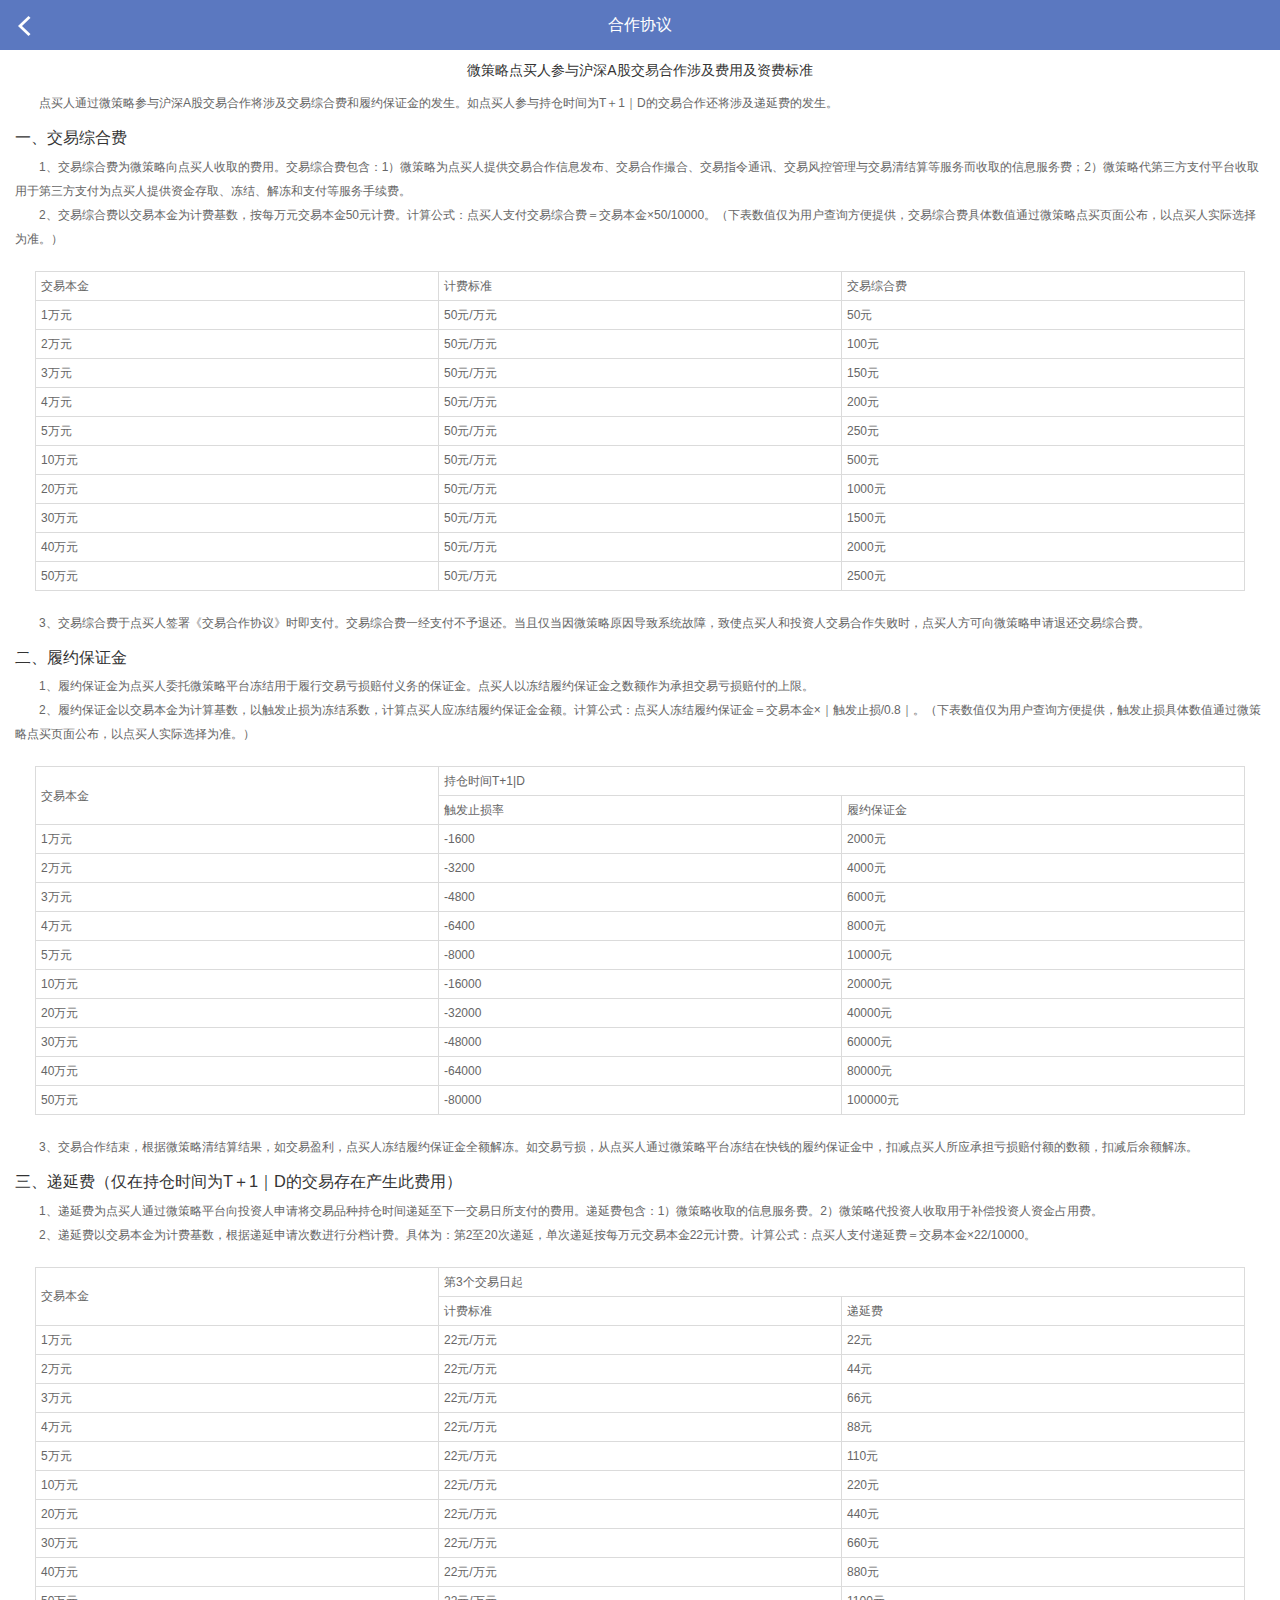
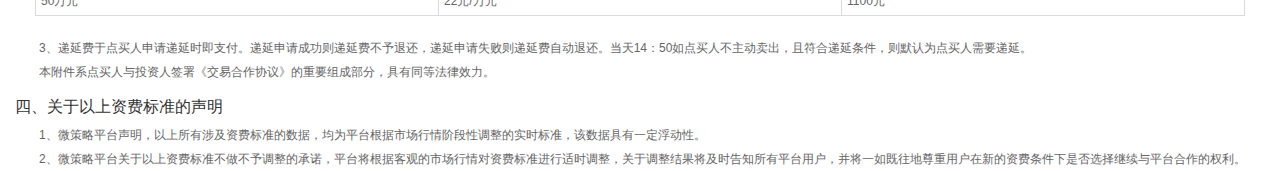
<file: app/html/agreement_saletor.html>
<!DOCTYPE html>
<html>
<head>
    <meta charset="utf-8"/>
    <meta name="viewport" content="width=device-width, initial-scale=1.0, maximum-scale=1.0, user-scalable=no"/>
    <meta name="format-detection" content="telephone=no"/>
    <meta name="apple-mobile-web-app-capable" content="yes"/>
    <meta name="apple-mobile-web-app-status-bar-style" content="black-translucent"/>
    <title>微策略</title>
    <link rel="stylesheet" href="../css/common/merge.css">
    <link rel="stylesheet" href="../css/page/agreement/agreement.css"/>
</head>
<body>
<section class="page-guide">
    <div class="page-about">
        <header class="page-header">
            <div class="header-wrap">
                <h3>合作协议</h3>
                <a href="guide.html" class="nav-left">
                    <i class="icon-back"></i>
                </a>
            </div>
        </header>
        <div class="mod-agree">
            <div class="agree-wrap">
                <h3 class="title">微策略点买人参与沪深A股交易合作涉及费用及资费标准</h3>
                <p>点买人通过微策略参与沪深A股交易合作将涉及交易综合费和履约保证金的发生。如点买人参与持仓时间为T＋1｜D的交易合作还将涉及递延费的发生。</p>
                <h3 class="topic">一、交易综合费</h3>
                <p>1、交易综合费为微策略向点买人收取的费用。交易综合费包含：1）微策略为点买人提供交易合作信息发布、交易合作撮合、交易指令通讯、交易风控管理与交易清结算等服务而收取的信息服务费；2）微策略代第三方支付平台收取用于第三方支付为点买人提供资金存取、冻结、解冻和支付等服务手续费。</p>
                <p>2、交易综合费以交易本金为计费基数，按每万元交易本金50元计费。计算公式：点买人支付交易综合费＝交易本金×50/10000。（下表数值仅为用户查询方便提供，交易综合费具体数值通过微策略点买页面公布，以点买人实际选择为准。）</p>
                <div style="padding: 20px;">
                    <table>
                        <tr>
                            <td>交易本金</td>
                            <td>计费标准</td>
                            <td>交易综合费</td>
                        </tr>
                        <tr>
                            <td>1万元</td>
                            <td>50元/万元</td>
                            <td>50元</td>
                        </tr>
                        <tr>
                            <td>2万元</td>
                            <td>50元/万元</td>
                            <td>100元</td>
                        </tr>
                        <tr>
                            <td>3万元</td>
                            <td>50元/万元</td>
                            <td>150元</td>
                        </tr>
                        <tr>
                            <td>4万元</td>
                            <td>50元/万元</td>
                            <td>200元</td>
                        </tr>
                        <tr>
                            <td>5万元</td>
                            <td>50元/万元</td>
                            <td>250元</td>
                        </tr>
                        <tr>
                            <td>10万元</td>
                            <td>50元/万元</td>
                            <td>500元</td>
                        </tr>
                        <tr>
                            <td>20万元</td>
                            <td>50元/万元</td>
                            <td>1000元</td>
                        </tr>
                        <tr>
                            <td>30万元</td>
                            <td>50元/万元</td>
                            <td>1500元</td>
                        </tr>
                        <tr>
                            <td>40万元</td>
                            <td>50元/万元</td>
                            <td>2000元</td>
                        </tr>
                        <tr>
                            <td>50万元</td>
                            <td>50元/万元</td>
                            <td>2500元</td>
                        </tr>
                    </table>
                </div>
                <p>3、交易综合费于点买人签署《交易合作协议》时即支付。交易综合费一经支付不予退还。当且仅当因微策略原因导致系统故障，致使点买人和投资人交易合作失败时，点买人方可向微策略申请退还交易综合费。</p>
                <h3 class="topic">二、履约保证金</h3>
                <p>1、履约保证金为点买人委托微策略平台冻结用于履行交易亏损赔付义务的保证金。点买人以冻结履约保证金之数额作为承担交易亏损赔付的上限。</p>
                <p>2、履约保证金以交易本金为计算基数，以触发止损为冻结系数，计算点买人应冻结履约保证金金额。计算公式：点买人冻结履约保证金＝交易本金×｜触发止损/0.8｜。（下表数值仅为用户查询方便提供，触发止损具体数值通过微策略点买页面公布，以点买人实际选择为准。）</p>
                <div style="padding: 20px;">
                    <table>
                        <tr>
                            <td rowspan="2">交易本金</td>
                            <td colspan="2">持仓时间T+1|D</td>
                        </tr>
                        <tr>
                            <td>触发止损率</td>
                            <td>履约保证金</td>
                        </tr>
                        <tr>
                            <td>1万元</td>
                            <td>-1600</td>
                            <td>2000元</td>
                        </tr>
                        <tr>
                            <td>2万元</td>
                            <td>-3200</td>
                            <td>4000元</td>
                        </tr>
                        <tr>
                            <td>3万元</td>
                            <td>-4800</td>
                            <td>6000元</td>
                        </tr>
                        <tr>
                            <td>4万元</td>
                            <td>-6400</td>
                            <td>8000元</td>
                        </tr>
                        <tr>
                            <td>5万元</td>
                            <td>-8000</td>
                            <td>10000元</td>
                        </tr>
                        <tr>
                            <td>10万元</td>
                            <td>-16000</td>
                            <td>20000元</td>
                        </tr>
                        <tr>
                            <td>20万元</td>
                            <td>-32000</td>
                            <td>40000元</td>
                        </tr>
                        <tr>
                            <td>30万元</td>
                            <td>-48000</td>
                            <td>60000元</td>
                        </tr>
                        <tr>
                            <td>40万元</td>
                            <td>-64000</td>
                            <td>80000元</td>
                        </tr>
                        <tr>
                            <td>50万元</td>
                            <td>-80000</td>
                            <td>100000元</td>
                        </tr>
                    </table>
                </div>
                <p>3、交易合作结束，根据微策略清结算结果，如交易盈利，点买人冻结履约保证金全额解冻。如交易亏损，从点买人通过微策略平台冻结在快钱的履约保证金中，扣减点买人所应承担亏损赔付额的数额，扣减后余额解冻。</p>
                <h3 class="topic">三、递延费（仅在持仓时间为T＋1｜D的交易存在产生此费用）</h3>
                <p>1、递延费为点买人通过微策略平台向投资人申请将交易品种持仓时间递延至下一交易日所支付的费用。递延费包含：1）微策略收取的信息服务费。2）微策略代投资人收取用于补偿投资人资金占用费。</p>
                <p>2、递延费以交易本金为计费基数，根据递延申请次数进行分档计费。具体为：第2至20次递延，单次递延按每万元交易本金22元计费。计算公式：点买人支付递延费＝交易本金×22/10000。</p>
                <div style="padding: 20px;">
                    <table>
                        <tr>
                            <td rowspan="2">交易本金</td>
                            <td colspan="2">第3个交易日起</td>
                        </tr>
                        <tr>
                            <td>计费标准</td>
                            <td>递延费</td>
                        </tr>
                        <tr>
                            <td>1万元</td>
                            <td>22元/万元</td>
                            <td>22元</td>
                        </tr>
                        <tr>
                            <td>2万元</td>
                            <td>22元/万元</td>
                            <td>44元</td>
                        </tr>
                        <tr>
                            <td>3万元</td>
                            <td>22元/万元</td>
                            <td>66元</td>
                        </tr>
                        <tr>
                            <td>4万元</td>
                            <td>22元/万元</td>
                            <td>88元</td>
                        </tr>
                        <tr>
                            <td>5万元</td>
                            <td>22元/万元</td>
                            <td>110元</td>
                        </tr>
                        <tr>
                            <td>10万元</td>
                            <td>22元/万元</td>
                            <td>220元</td>
                        </tr>
                        <tr>
                            <td>20万元</td>
                            <td>22元/万元</td>
                            <td>440元</td>
                        </tr>
                        <tr>
                            <td>30万元</td>
                            <td>22元/万元</td>
                            <td>660元</td>
                        </tr>
                        <tr>
                            <td>40万元</td>
                            <td>22元/万元</td>
                            <td>880元</td>
                        </tr>
                        <tr>
                            <td>50万元</td>
                            <td>22元/万元</td>
                            <td>1100元</td>
                        </tr>
                    </table>
                </div>
                <p>3、递延费于点买人申请递延时即支付。递延申请成功则递延费不予退还，递延申请失败则递延费自动退还。当天14：50如点买人不主动卖出，且符合递延条件，则默认为点买人需要递延。</p>
                <p>本附件系点买人与投资人签署《交易合作协议》的重要组成部分，具有同等法律效力。</p>
                <h3 class="topic">四、关于以上资费标准的声明</h3>
                <p>1、微策略平台声明，以上所有涉及资费标准的数据，均为平台根据市场行情阶段性调整的实时标准，该数据具有一定浮动性。</p>
                <p>2、微策略平台关于以上资费标准不做不予调整的承诺，平台将根据客观的市场行情对资费标准进行适时调整，关于调整结果将及时告知所有平台用户，并将一如既往地尊重用户在新的资费条件下是否选择继续与平台合作的权利。</p>
            </div>
        </div>
    </div>
</section>
</body>
</html>
</file>
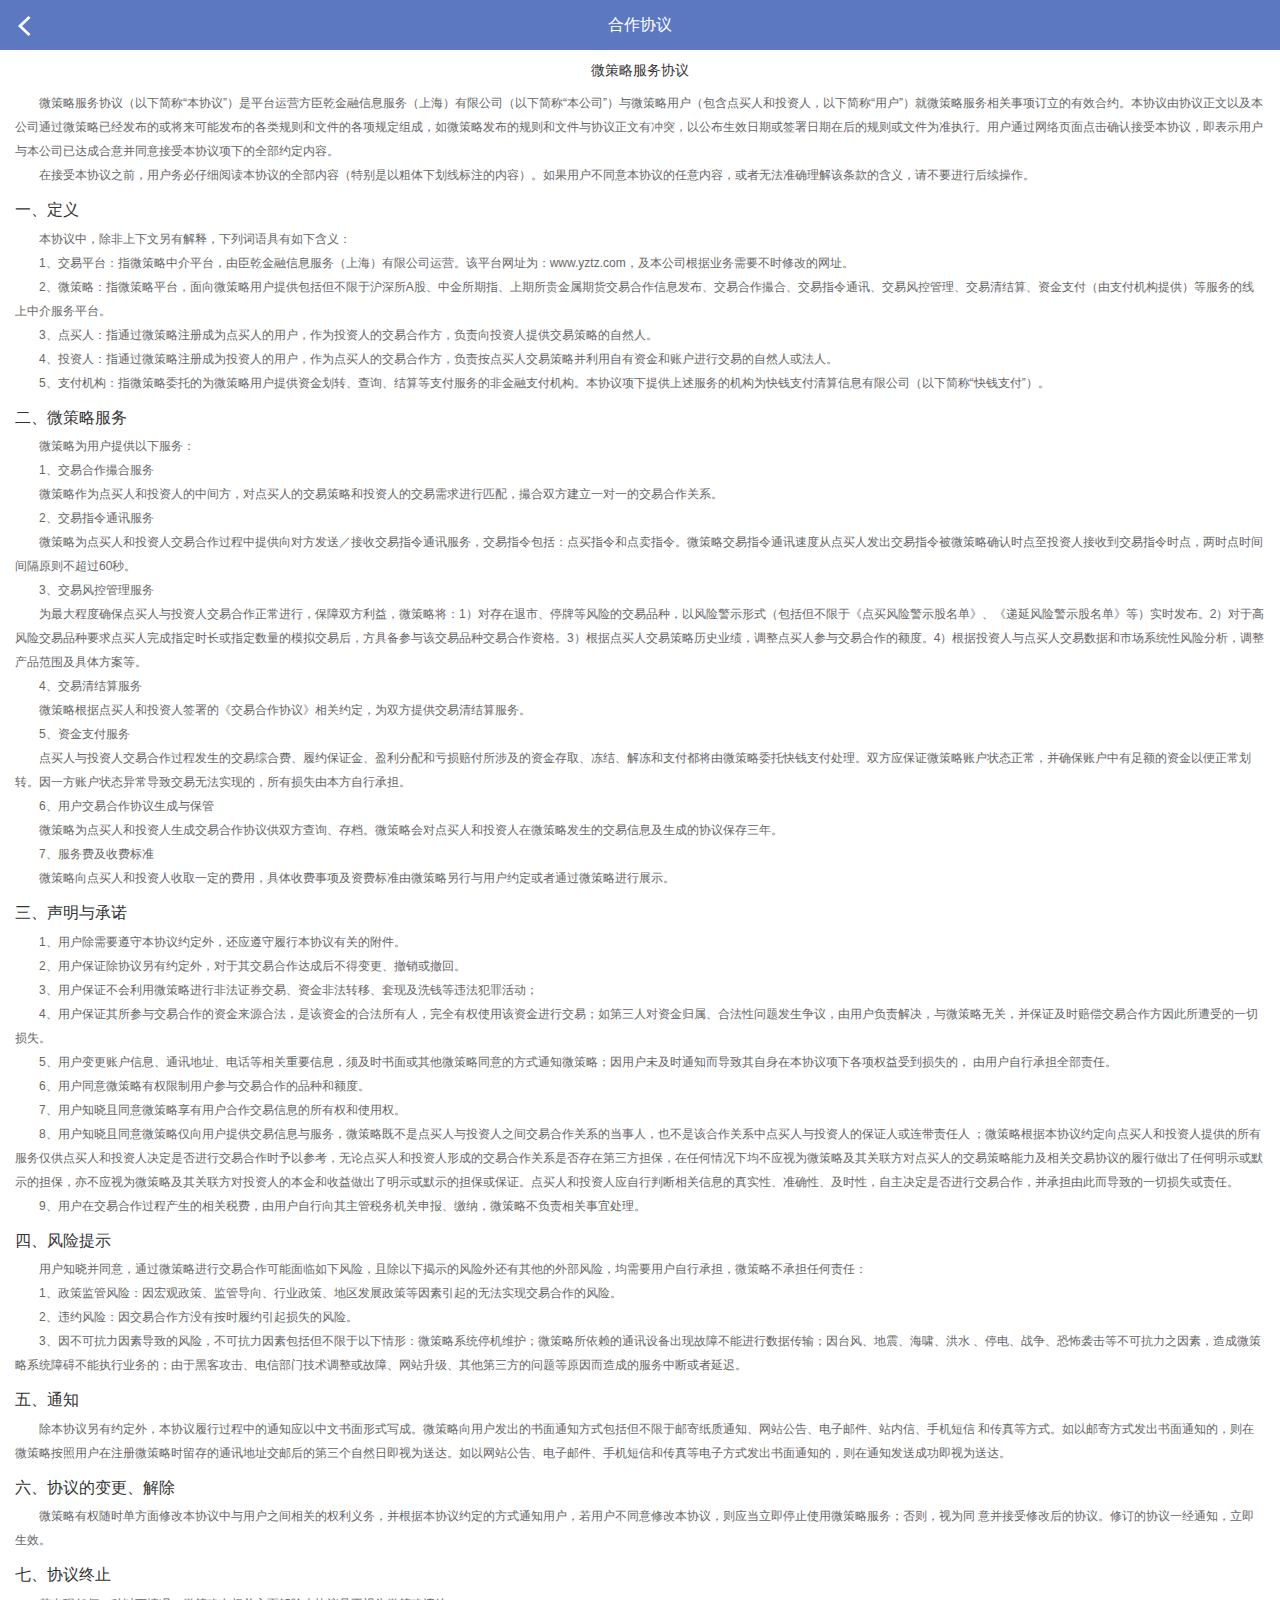
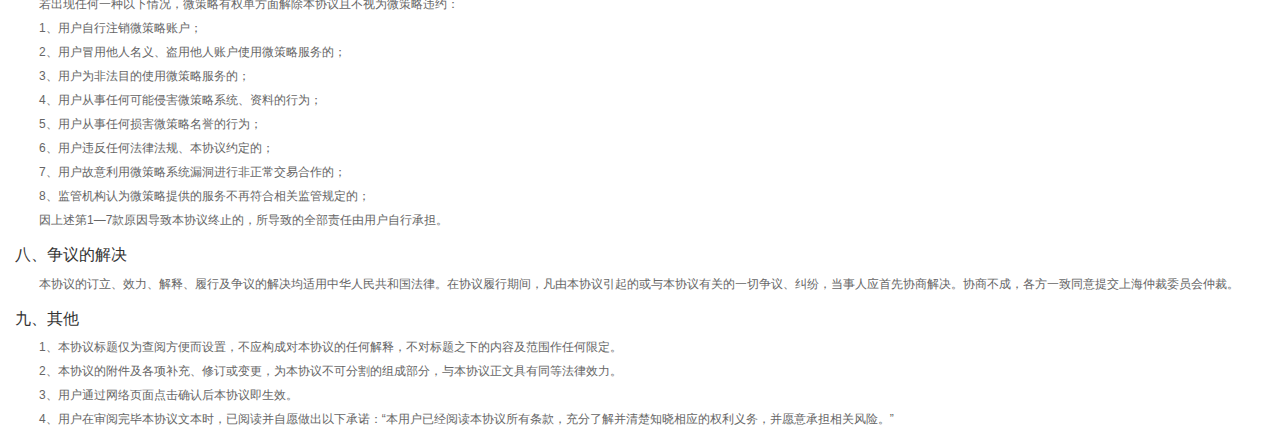
<file: app/html/agreement_trade.html>
<!DOCTYPE html>
<html>
<head>
    <meta charset="utf-8"/>
    <meta name="viewport" content="width=device-width, initial-scale=1.0, maximum-scale=1.0, user-scalable=no"/>
    <meta name="format-detection" content="telephone=no"/>
    <meta name="apple-mobile-web-app-capable" content="yes"/>
    <meta name="apple-mobile-web-app-status-bar-style" content="black-translucent"/>
    <title>微策略</title>
    <link rel="stylesheet" href="../css/common/merge.css">
    <link rel="stylesheet" href="../css/page/agreement/agreement.css"/>
</head>
<body>
<section class="page-guide">
    <div class="page-about">
        <header class="page-header">
            <div class="header-wrap">
                <h3>合作协议</h3>
                <a href="guide.html" class="nav-left">
                    <i class="icon-back"></i>
                </a>
            </div>
        </header>
        <div class="mod-agree">
            <div class="agree-wrap">
                <h3 class="title">微策略服务协议</h3>
                <p>微策略服务协议（以下简称“本协议”）是平台运营方臣乾金融信息服务（上海）有限公司（以下简称“本公司”）与微策略用户（包含点买人和投资人，以下简称“用户”）就微策略服务相关事项订立的有效合约。本协议由协议正文以及本公司通过微策略已经发布的或将来可能发布的各类规则和文件的各项规定组成，如微策略发布的规则和文件与协议正文有冲突，以公布生效日期或签署日期在后的规则或文件为准执行。用户通过网络页面点击确认接受本协议，即表示用户与本公司已达成合意并同意接受本协议项下的全部约定内容。</p>
                <p>在接受本协议之前，用户务必仔细阅读本协议的全部内容（特别是以粗体下划线标注的内容）。如果用户不同意本协议的任意内容，或者无法准确理解该条款的含义，请不要进行后续操作。</p>
                <h3 class="topic">一、定义</h3>
                <p>本协议中，除非上下文另有解释，下列词语具有如下含义：</p>
                <p>1、交易平台：指微策略中介平台，由臣乾金融信息服务（上海）有限公司运营。该平台网址为：www.yztz.com，及本公司根据业务需要不时修改的网址。</p>
                <p>2、微策略：指微策略平台，面向微策略用户提供包括但不限于沪深所A股、中金所期指、上期所贵金属期货交易合作信息发布、交易合作撮合、交易指令通讯、交易风控管理、交易清结算、资金支付（由支付机构提供）等服务的线上中介服务平台。</p>
                <p>3、点买人：指通过微策略注册成为点买人的用户，作为投资人的交易合作方，负责向投资人提供交易策略的自然人。</p>
                <p>4、投资人：指通过微策略注册成为投资人的用户，作为点买人的交易合作方，负责按点买人交易策略并利用自有资金和账户进行交易的自然人或法人。</p>
                <p>5、支付机构：指微策略委托的为微策略用户提供资金划转、查询、结算等支付服务的非金融支付机构。本协议项下提供上述服务的机构为快钱支付清算信息有限公司（以下简称“快钱支付”）。</p>
                <h3 class="topic">二、微策略服务</h3>
                <p>微策略为用户提供以下服务：</p>
                <p>1、交易合作撮合服务</p>
                <p>微策略作为点买人和投资人的中间方，对点买人的交易策略和投资人的交易需求进行匹配，撮合双方建立一对一的交易合作关系。</p>
                <p>2、交易指令通讯服务</p>
                <p>微策略为点买人和投资人交易合作过程中提供向对方发送／接收交易指令通讯服务，交易指令包括：点买指令和点卖指令。微策略交易指令通讯速度从点买人发出交易指令被微策略确认时点至投资人接收到交易指令时点，两时点时间间隔原则不超过60秒。</p>
                <p>3、交易风控管理服务</p>
                <p>为最大程度确保点买人与投资人交易合作正常进行，保障双方利益，微策略将：1）对存在退市、停牌等风险的交易品种，以风险警示形式（包括但不限于《点买风险警示股名单》、《递延风险警示股名单》等）实时发布。2）对于高风险交易品种要求点买人完成指定时长或指定数量的模拟交易后，方具备参与该交易品种交易合作资格。3）根据点买人交易策略历史业绩，调整点买人参与交易合作的额度。4）根据投资人与点买人交易数据和市场系统性风险分析，调整产品范围及具体方案等。</p>
                <p>4、交易清结算服务</p>
                <p>微策略根据点买人和投资人签署的《交易合作协议》相关约定，为双方提供交易清结算服务。</p>
                <p>5、资金支付服务</p>
                <p>点买人与投资人交易合作过程发生的交易综合费、履约保证金、盈利分配和亏损赔付所涉及的资金存取、冻结、解冻和支付都将由微策略委托快钱支付处理。双方应保证微策略账户状态正常，并确保账户中有足额的资金以便正常划转。因一方账户状态异常导致交易无法实现的，所有损失由本方自行承担。</p>
                <p>6、用户交易合作协议生成与保管</p>
                <p>微策略为点买人和投资人生成交易合作协议供双方查询、存档。微策略会对点买人和投资人在微策略发生的交易信息及生成的协议保存三年。</p>
                <p>7、服务费及收费标准</p>
                <p>微策略向点买人和投资人收取一定的费用，具体收费事项及资费标准由微策略另行与用户约定或者通过微策略进行展示。</p>
                <h3 class="topic">三、声明与承诺</h3>
                <p>1、用户除需要遵守本协议约定外，还应遵守履行本协议有关的附件。</p>
                <p>2、用户保证除协议另有约定外，对于其交易合作达成后不得变更、撤销或撤回。</p>
                <p>3、用户保证不会利用微策略进行非法证券交易、资金非法转移、套现及洗钱等违法犯罪活动；</p>
                <p>4、用户保证其所参与交易合作的资金来源合法，是该资金的合法所有人，完全有权使用该资金进行交易；如第三人对资金归属、合法性问题发生争议，由用户负责解决，与微策略无关，并保证及时赔偿交易合作方因此所遭受的一切损失。</p>
                <p>5、用户变更账户信息、通讯地址、电话等相关重要信息，须及时书面或其他微策略同意的方式通知微策略；因用户未及时通知而导致其自身在本协议项下各项权益受到损失的，&nbsp;由用户自行承担全部责任。</p>
                <p>6、用户同意微策略有权限制用户参与交易合作的品种和额度。</p>
                <p>7、用户知晓且同意微策略享有用户合作交易信息的所有权和使用权。</p>
                <p>8、用户知晓且同意微策略仅向用户提供交易信息与服务，微策略既不是点买人与投资人之间交易合作关系的当事人，也不是该合作关系中点买人与投资人的保证人或连带责任人&nbsp;；微策略根据本协议约定向点买人和投资人提供的所有服务仅供点买人和投资人决定是否进行交易合作时予以参考，无论点买人和投资人形成的交易合作关系是否存在第三方担保，在任何情况下均不应视为微策略及其关联方对点买人的交易策略能力及相关交易协议的履行做出了任何明示或默示的担保，亦不应视为微策略及其关联方对投资人的本金和收益做出了明示或默示的担保或保证。点买人和投资人应自行判断相关信息的真实性、准确性、及时性，自主决定是否进行交易合作，并承担由此而导致的一切损失或责任。</p>
                <p>9、用户在交易合作过程产生的相关税费，由用户自行向其主管税务机关申报、缴纳，微策略不负责相关事宜处理。</p>
                <h3 class="topic">四、风险提示</h3>
                <p>用户知晓并同意，通过微策略进行交易合作可能面临如下风险，且除以下揭示的风险外还有其他的外部风险，均需要用户自行承担，微策略不承担任何责任：</p>
                <p>1、政策监管风险：因宏观政策、监管导向、行业政策、地区发展政策等因素引起的无法实现交易合作的风险。</p>
                <p>2、违约风险：因交易合作方没有按时履约引起损失的风险。</p>
                <p>3、因不可抗力因素导致的风险，不可抗力因素包括但不限于以下情形：微策略系统停机维护；微策略所依赖的通讯设备出现故障不能进行数据传输；因台风、地震、海啸、洪水&nbsp;、停电、战争、恐怖袭击等不可抗力之因素，造成微策略系统障碍不能执行业务的；由于黑客攻击、电信部门技术调整或故障、网站升级、其他第三方的问题等原因而造成的服务中断或者延迟。</p>
                <h3 class="topic">五、通知</h3>
                <p>除本协议另有约定外，本协议履行过程中的通知应以中文书面形式写成。微策略向用户发出的书面通知方式包括但不限于邮寄纸质通知、网站公告、电子邮件、站内信、手机短信&nbsp;和传真等方式。如以邮寄方式发出书面通知的，则在微策略按照用户在注册微策略时留存的通讯地址交邮后的第三个自然日即视为送达。如以网站公告、电子邮件、手机短信和传真等电子方式发出书面通知的，则在通知发送成功即视为送达。</p>
                <h3 class="topic">六、协议的变更、解除</h3>
                <p>微策略有权随时单方面修改本协议中与用户之间相关的权利义务，并根据本协议约定的方式通知用户，若用户不同意修改本协议，则应当立即停止使用微策略服务；否则，视为同&nbsp;意并接受修改后的协议。修订的协议一经通知，立即生效。</p>
                <h3 class="topic">七、协议终止</h3>
                <p>若出现任何一种以下情况，微策略有权单方面解除本协议且不视为微策略违约：</p>
                <p>1、用户自行注销微策略账户；</p>
                <p>2、用户冒用他人名义、盗用他人账户使用微策略服务的；</p>
                <p>3、用户为非法目的使用微策略服务的；</p>
                <p>4、用户从事任何可能侵害微策略系统、资料的行为；</p>
                <p>5、用户从事任何损害微策略名誉的行为；</p>
                <p>6、用户违反任何法律法规、本协议约定的；</p>
                <p>7、用户故意利用微策略系统漏洞进行非正常交易合作的；</p>
                <p>8、监管机构认为微策略提供的服务不再符合相关监管规定的；</p>
                <p>因上述第1—7款原因导致本协议终止的，所导致的全部责任由用户自行承担。</p>
                <h3 class="topic">八、争议的解决</h3>
                <p>本协议的订立、效力、解释、履行及争议的解决均适用中华人民共和国法律。在协议履行期间，凡由本协议引起的或与本协议有关的一切争议、纠纷，当事人应首先协商解决。协商不成，各方一致同意提交上海仲裁委员会仲裁。</p>
                <h3 class="topic">九、其他</h3>
                <p>1、本协议标题仅为查阅方便而设置，不应构成对本协议的任何解释，不对标题之下的内容及范围作任何限定。</p>
                <p>2、本协议的附件及各项补充、修订或变更，为本协议不可分割的组成部分，与本协议正文具有同等法律效力。</p>
                <p>3、用户通过网络页面点击确认后本协议即生效。</p>
                <p>4、用户在审阅完毕本协议文本时，已阅读并自愿做出以下承诺：“本用户已经阅读本协议所有条款，充分了解并清楚知晓相应的权利义务，并愿意承担相关风险。”</p>
            </div>
        </div>
    </div>
</section>
</body>
</html>
</file>
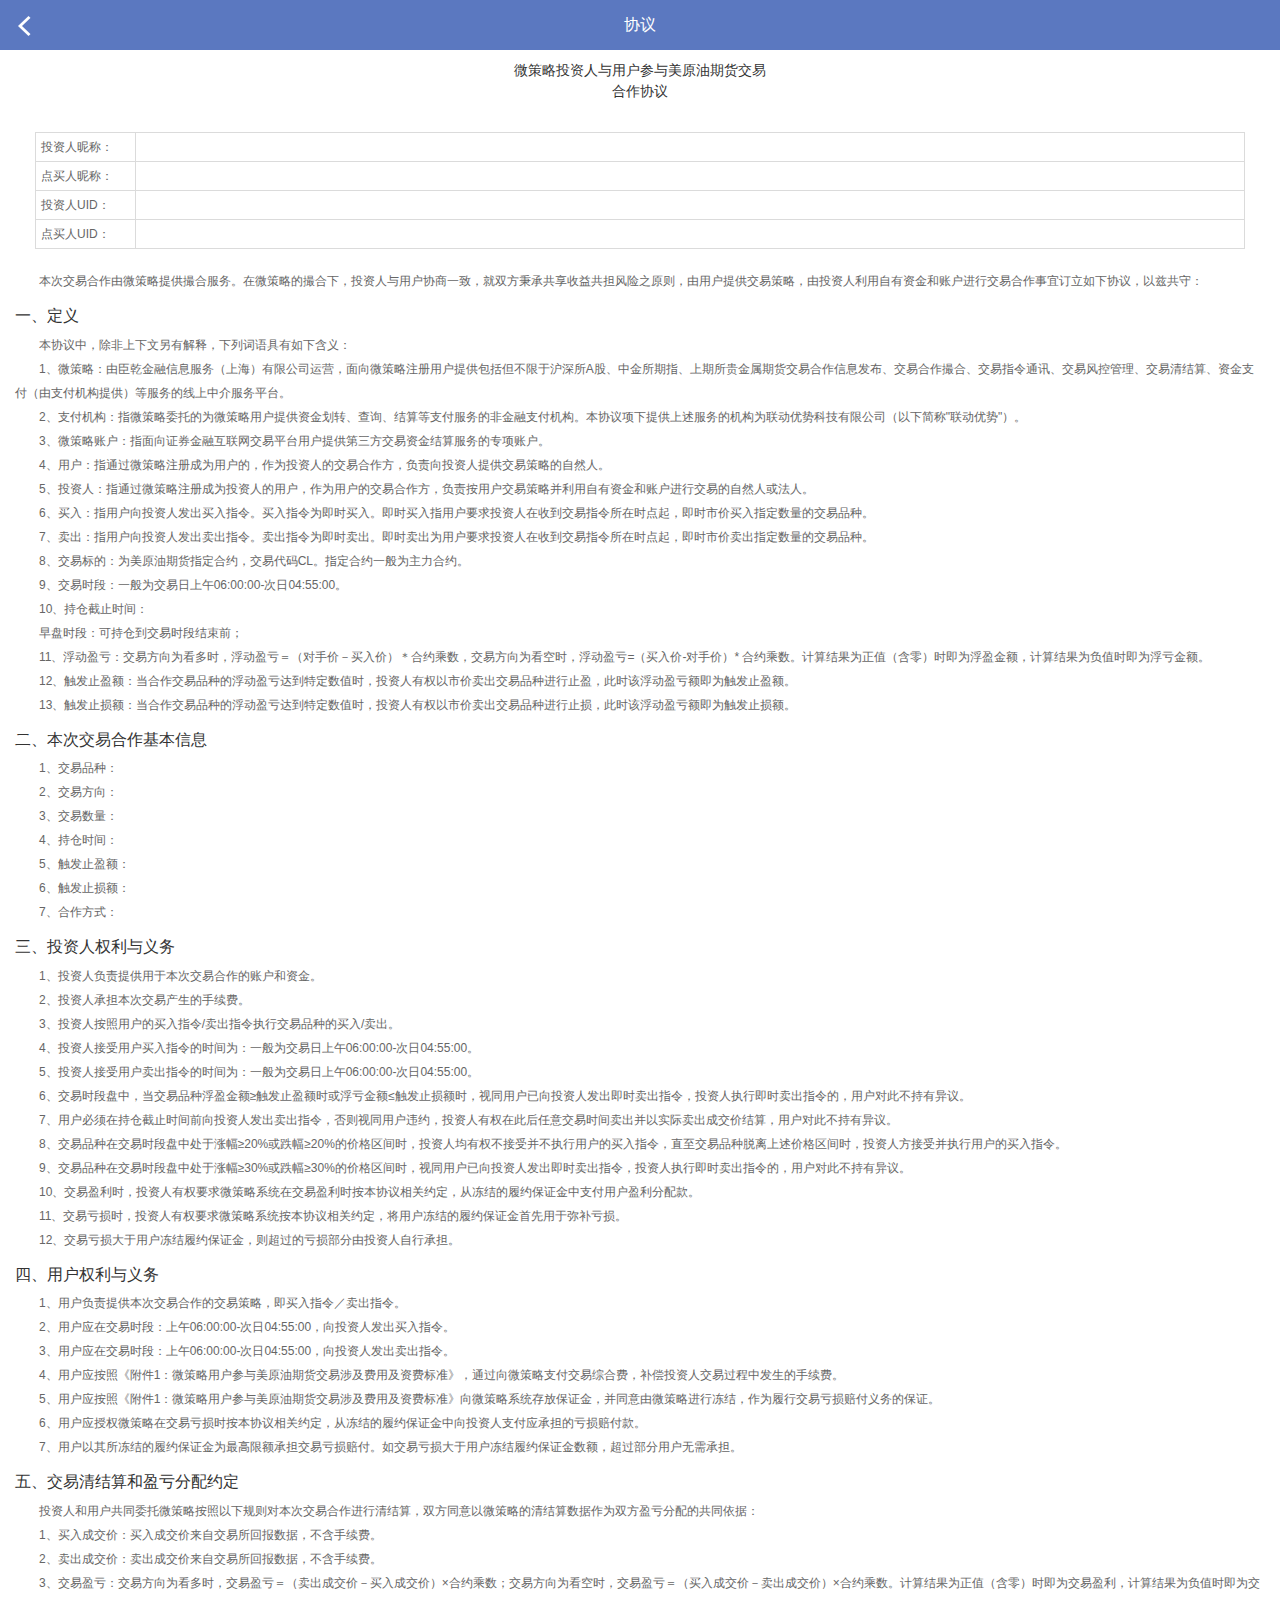
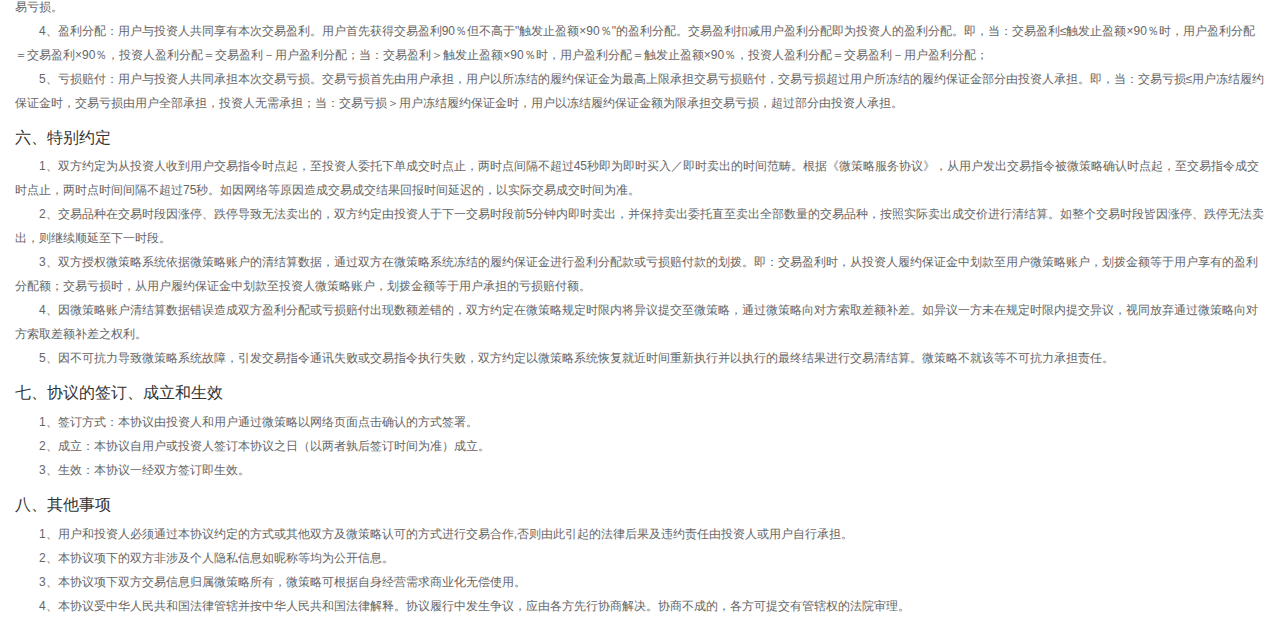
<file: app/html/agreementCL.html>
<!DOCTYPE html>
<html>
<head>
    <meta charset="utf-8"/>
    <meta name="viewport" content="width=device-width, initial-scale=1.0, maximum-scale=1.0, user-scalable=no"/>
    <meta name="format-detection" content="telephone=no"/>
    <meta name="apple-mobile-web-app-capable" content="yes"/>
    <meta name="apple-mobile-web-app-status-bar-style" content="black-translucent"/>
    <title>微策略</title>
    <link rel="stylesheet" href="../css/common/merge.css">
    <link rel="stylesheet" href="../css/page/agreement/agreement.css"/>
</head>
<body>
<section class="page-guide">
    <div class="page-about">
        <header class="page-header">
            <div class="header-wrap">
                <h3>协议</h3>
                <a href="guide.html" class="nav-left">
                    <i class="icon-back"></i>
                </a>
            </div>
        </header>
        <div class="mod-agree">
            <div class="agree-wrap">
                <h3 class="title">微策略投资人与用户参与美原油期货交易<br>合作协议</h3>
                <div style="padding: 20px;">
                    <table>
                        <tr>
                            <td width="100px;" align="right">投资人昵称：</td>
                            <td></td>
                        </tr>
                        <tr>
                            <td width="100px;" align="right">点买人昵称：</td>
                            <td></td>
                        </tr>
                        <tr>
                            <td align="right">投资人UID：</td>
                            <td></td>
                        </tr>
                        <tr>
                            <td align="right">点买人UID：</td>
                            <td></td>
                        </tr>
                    </table>
                </div>
                <p>本次交易合作由微策略提供撮合服务。在微策略的撮合下，投资人与用户协商一致，就双方秉承共享收益共担风险之原则，由用户提供交易策略，由投资人利用自有资金和账户进行交易合作事宜订立如下协议，以兹共守：</p>
                <h3 class="topic">一、定义</h3>
                <p>本协议中，除非上下文另有解释，下列词语具有如下含义：</p>
                <p>1、微策略：由臣乾金融信息服务（上海）有限公司运营，面向微策略注册用户提供包括但不限于沪深所A股、中金所期指、上期所贵金属期货交易合作信息发布、交易合作撮合、交易指令通讯、交易风控管理、交易清结算、资金支付（由支付机构提供）等服务的线上中介服务平台。</p>
                <p>2、支付机构：指微策略委托的为微策略用户提供资金划转、查询、结算等支付服务的非金融支付机构。本协议项下提供上述服务的机构为联动优势科技有限公司（以下简称"联动优势"）。</p>
                <p>3、微策略账户：指面向证券金融互联网交易平台用户提供第三方交易资金结算服务的专项账户。</p>
                <p>4、用户：指通过微策略注册成为用户的，作为投资人的交易合作方，负责向投资人提供交易策略的自然人。</p>
                <p>5、投资人：指通过微策略注册成为投资人的用户，作为用户的交易合作方，负责按用户交易策略并利用自有资金和账户进行交易的自然人或法人。</p>
                <p>6、买入：指用户向投资人发出买入指令。买入指令为即时买入。即时买入指用户要求投资人在收到交易指令所在时点起，即时市价买入指定数量的交易品种。</p>
                <p>7、卖出：指用户向投资人发出卖出指令。卖出指令为即时卖出。即时卖出为用户要求投资人在收到交易指令所在时点起，即时市价卖出指定数量的交易品种。</p>
                <p>8、交易标的：为美原油期货指定合约，交易代码CL。指定合约一般为主力合约。</p>
                <p>9、交易时段：一般为交易日上午06:00:00-次日04:55:00。</p>
                <p>10、持仓截止时间：</p>
                <p>早盘时段：可持仓到交易时段结束前；</p>
                <p>11、浮动盈亏：交易方向为看多时，浮动盈亏＝（对手价－买入价）＊合约乘数，交易方向为看空时，浮动盈亏=（买入价-对手价）* 合约乘数。计算结果为正值（含零）时即为浮盈金额，计算结果为负值时即为浮亏金额。</p>
                <p>12、触发止盈额：当合作交易品种的浮动盈亏达到特定数值时，投资人有权以市价卖出交易品种进行止盈，此时该浮动盈亏额即为触发止盈额。</p>
                <p>13、触发止损额：当合作交易品种的浮动盈亏达到特定数值时，投资人有权以市价卖出交易品种进行止损，此时该浮动盈亏额即为触发止损额。</p>
                <h3 class="topic">二、本次交易合作基本信息</h3>
                <p>1、交易品种：</p>
                <p>2、交易方向：</p>
                <p>3、交易数量：</p>
                <p>4、持仓时间：</p>
                <p>5、触发止盈额：</p>
                <p>6、触发止损额：</p>
                <p>7、合作方式：</p>
                <h3 class="topic">三、投资人权利与义务</h3>
                <p>1、投资人负责提供用于本次交易合作的账户和资金。</p>
                <p>2、投资人承担本次交易产生的手续费。</p>
                <p>3、投资人按照用户的买入指令/卖出指令执行交易品种的买入/卖出。</p>
                <p>4、投资人接受用户买入指令的时间为：一般为交易日上午06:00:00-次日04:55:00。</p>
                <p>5、投资人接受用户卖出指令的时间为：一般为交易日上午06:00:00-次日04:55:00。</p>
                <p>6、交易时段盘中，当交易品种浮盈金额≥触发止盈额时或浮亏金额≤触发止损额时，视同用户已向投资人发出即时卖出指令，投资人执行即时卖出指令的，用户对此不持有异议。</p>
                <p>7、用户必须在持仓截止时间前向投资人发出卖出指令，否则视同用户违约，投资人有权在此后任意交易时间卖出并以实际卖出成交价结算，用户对此不持有异议。</p>
                <p>8、交易品种在交易时段盘中处于涨幅≥20%或跌幅≥20%的价格区间时，投资人均有权不接受并不执行用户的买入指令，直至交易品种脱离上述价格区间时，投资人方接受并执行用户的买入指令。</p>
                <p>9、交易品种在交易时段盘中处于涨幅≥30%或跌幅≥30%的价格区间时，视同用户已向投资人发出即时卖出指令，投资人执行即时卖出指令的，用户对此不持有异议。</p>
                <p>10、交易盈利时，投资人有权要求微策略系统在交易盈利时按本协议相关约定，从冻结的履约保证金中支付用户盈利分配款。</p>
                <p>11、交易亏损时，投资人有权要求微策略系统按本协议相关约定，将用户冻结的履约保证金首先用于弥补亏损。</p>
                <p>12、交易亏损大于用户冻结履约保证金，则超过的亏损部分由投资人自行承担。</p>
                <h3 class="topic">四、用户权利与义务</h3>
                <p>1、用户负责提供本次交易合作的交易策略，即买入指令／卖出指令。</p>
                <p>2、用户应在交易时段：上午06:00:00-次日04:55:00，向投资人发出买入指令。</p>
                <p>3、用户应在交易时段：上午06:00:00-次日04:55:00，向投资人发出卖出指令。</p>
                <p>4、用户应按照《附件1：微策略用户参与美原油期货交易涉及费用及资费标准》，通过向微策略支付交易综合费，补偿投资人交易过程中发生的手续费。</p>
                <p>5、用户应按照《附件1：微策略用户参与美原油期货交易涉及费用及资费标准》向微策略系统存放保证金，并同意由微策略进行冻结，作为履行交易亏损赔付义务的保证。</p>
                <p>6、用户应授权微策略在交易亏损时按本协议相关约定，从冻结的履约保证金中向投资人支付应承担的亏损赔付款。</p>
                <p>7、用户以其所冻结的履约保证金为最高限额承担交易亏损赔付。如交易亏损大于用户冻结履约保证金数额，超过部分用户无需承担。</p>
                <h3 class="topic">五、交易清结算和盈亏分配约定</h3>
                <p>投资人和用户共同委托微策略按照以下规则对本次交易合作进行清结算，双方同意以微策略的清结算数据作为双方盈亏分配的共同依据：</p>
                <p>1、买入成交价：买入成交价来自交易所回报数据，不含手续费。</p>
                <p>2、卖出成交价：卖出成交价来自交易所回报数据，不含手续费。</p>
                <p>3、交易盈亏：交易方向为看多时，交易盈亏＝（卖出成交价－买入成交价）×合约乘数；交易方向为看空时，交易盈亏＝（买入成交价－卖出成交价）×合约乘数。计算结果为正值（含零）时即为交易盈利，计算结果为负值时即为交易亏损。</p>
                <p>4、盈利分配：用户与投资人共同享有本次交易盈利。用户首先获得交易盈利90％但不高于"触发止盈额×90％"的盈利分配。交易盈利扣减用户盈利分配即为投资人的盈利分配。即，当：交易盈利≤触发止盈额×90％时，用户盈利分配＝交易盈利×90％，投资人盈利分配＝交易盈利－用户盈利分配；当：交易盈利＞触发止盈额×90％时，用户盈利分配＝触发止盈额×90％，投资人盈利分配＝交易盈利－用户盈利分配；</p>
                <p>5、亏损赔付：用户与投资人共同承担本次交易亏损。交易亏损首先由用户承担，用户以所冻结的履约保证金为最高上限承担交易亏损赔付，交易亏损超过用户所冻结的履约保证金部分由投资人承担。即，当：交易亏损≤用户冻结履约保证金时，交易亏损由用户全部承担，投资人无需承担；当：交易亏损＞用户冻结履约保证金时，用户以冻结履约保证金额为限承担交易亏损，超过部分由投资人承担。</p>
                <h3 class="topic">六、特别约定</h3>
                <p>1、双方约定为从投资人收到用户交易指令时点起，至投资人委托下单成交时点止，两时点间隔不超过45秒即为即时买入／即时卖出的时间范畴。根据《微策略服务协议》，从用户发出交易指令被微策略确认时点起，至交易指令成交时点止，两时点时间间隔不超过75秒。如因网络等原因造成交易成交结果回报时间延迟的，以实际交易成交时间为准。</p>
                <p>2、交易品种在交易时段因涨停、跌停导致无法卖出的，双方约定由投资人于下一交易时段前5分钟内即时卖出，并保持卖出委托直至卖出全部数量的交易品种，按照实际卖出成交价进行清结算。如整个交易时段皆因涨停、跌停无法卖出，则继续顺延至下一时段。</p>
                <p>3、双方授权微策略系统依据微策略账户的清结算数据，通过双方在微策略系统冻结的履约保证金进行盈利分配款或亏损赔付款的划拨。即：交易盈利时，从投资人履约保证金中划款至用户微策略账户，划拨金额等于用户享有的盈利分配额；交易亏损时，从用户履约保证金中划款至投资人微策略账户，划拨金额等于用户承担的亏损赔付额。</p>
                <p>4、因微策略账户清结算数据错误造成双方盈利分配或亏损赔付出现数额差错的，双方约定在微策略规定时限内将异议提交至微策略，通过微策略向对方索取差额补差。如异议一方未在规定时限内提交异议，视同放弃通过微策略向对方索取差额补差之权利。</p>
                <p>5、因不可抗力导致微策略系统故障，引发交易指令通讯失败或交易指令执行失败，双方约定以微策略系统恢复就近时间重新执行并以执行的最终结果进行交易清结算。微策略不就该等不可抗力承担责任。</p>
                <h3 class="topic">七、协议的签订、成立和生效</h3>
                <p>1、签订方式：本协议由投资人和用户通过微策略以网络页面点击确认的方式签署。</p>
                <p>2、成立：本协议自用户或投资人签订本协议之日（以两者孰后签订时间为准）成立。</p>
                <p>3、生效：本协议一经双方签订即生效。</p>
                <h3 class="topic">八、其他事项</h3>
                <p>1、用户和投资人必须通过本协议约定的方式或其他双方及微策略认可的方式进行交易合作,否则由此引起的法律后果及违约责任由投资人或用户自行承担。</p>
                <p>2、本协议项下的双方非涉及个人隐私信息如昵称等均为公开信息。</p>
                <p>3、本协议项下双方交易信息归属微策略所有，微策略可根据自身经营需求商业化无偿使用。</p>
                <p>4、本协议受中华人民共和国法律管辖并按中华人民共和国法律解释。协议履行中发生争议，应由各方先行协商解决。协商不成的，各方可提交有管辖权的法院审理。</p>
            </div>
        </div>
    </div>
</section>
</body>
</html>
</file>
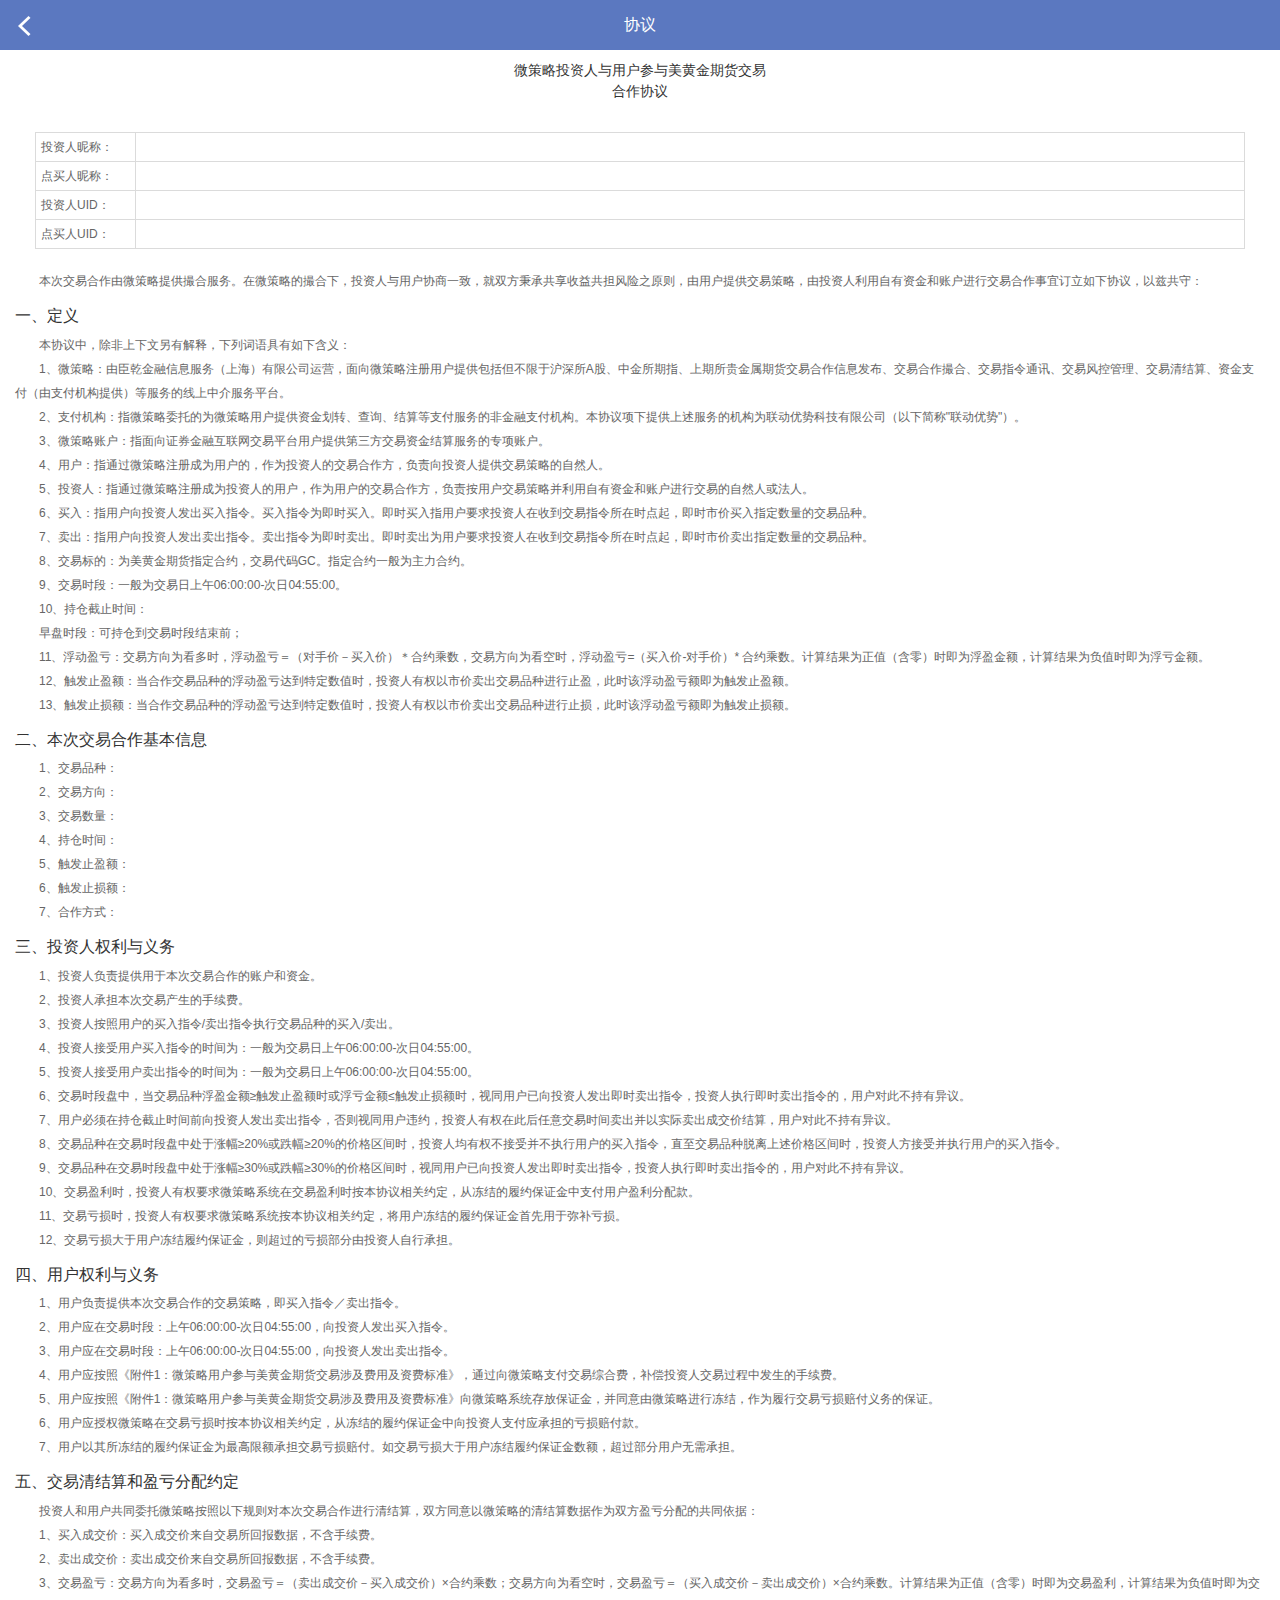
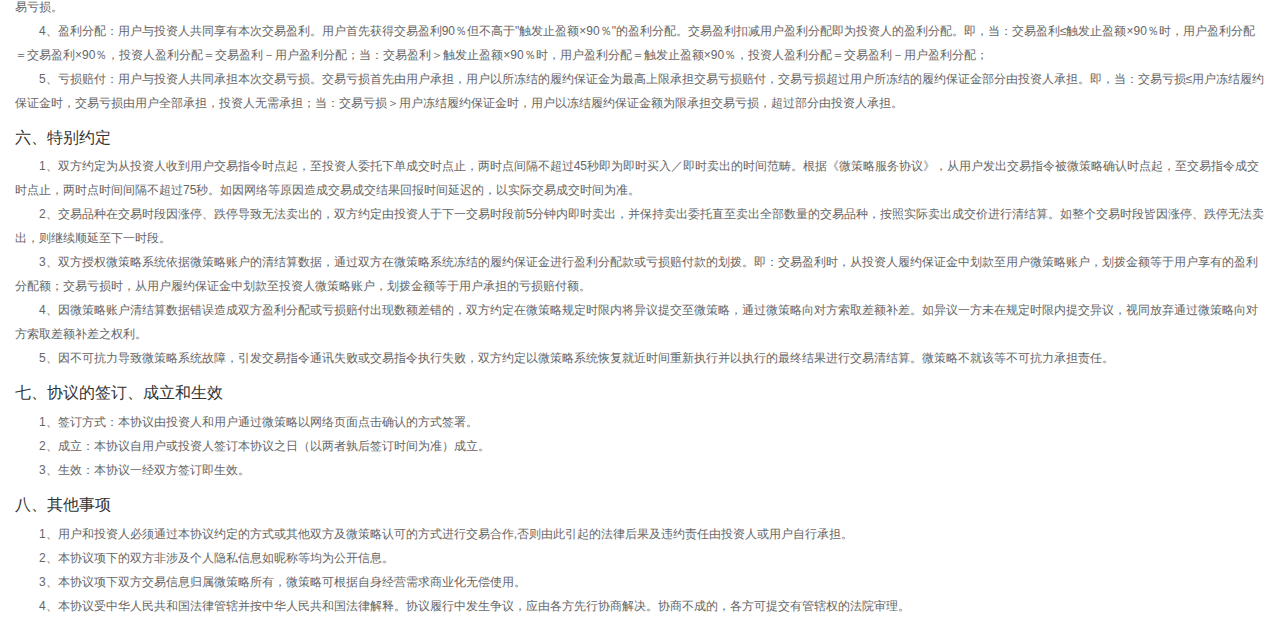
<file: app/html/agreementGC.html>
<!DOCTYPE html>
<html>
<head>
    <meta charset="utf-8"/>
    <meta name="viewport" content="width=device-width, initial-scale=1.0, maximum-scale=1.0, user-scalable=no"/>
    <meta name="format-detection" content="telephone=no"/>
    <meta name="apple-mobile-web-app-capable" content="yes"/>
    <meta name="apple-mobile-web-app-status-bar-style" content="black-translucent"/>
    <title>微策略</title>
    <link rel="stylesheet" href="../css/common/merge.css">
    <link rel="stylesheet" href="../css/page/agreement/agreement.css"/>
</head>
<body>
<section class="page-guide">
    <div class="page-about">
        <header class="page-header">
            <div class="header-wrap">
                <h3>协议</h3>
                <a href="guide.html" class="nav-left">
                    <i class="icon-back"></i>
                </a>
            </div>
        </header>
        <div class="mod-agree">
            <div class="agree-wrap">
                <h3 class="title">微策略投资人与用户参与美黄金期货交易<br>合作协议</h3>
                <div style="padding: 20px;">
                    <table>
                        <tr>
                            <td width="100px;" align="right">投资人昵称：</td>
                            <td></td>
                        </tr>
                        <tr>
                            <td width="100px;" align="right">点买人昵称：</td>
                            <td></td>
                        </tr>
                        <tr>
                            <td align="right">投资人UID：</td>
                            <td></td>
                        </tr>
                        <tr>
                            <td align="right">点买人UID：</td>
                            <td></td>
                        </tr>
                    </table>
                </div>
                <p>本次交易合作由微策略提供撮合服务。在微策略的撮合下，投资人与用户协商一致，就双方秉承共享收益共担风险之原则，由用户提供交易策略，由投资人利用自有资金和账户进行交易合作事宜订立如下协议，以兹共守：</p>
                <h3 class="topic">一、定义</h3>
                <p>本协议中，除非上下文另有解释，下列词语具有如下含义：</p>
                <p>1、微策略：由臣乾金融信息服务（上海）有限公司运营，面向微策略注册用户提供包括但不限于沪深所A股、中金所期指、上期所贵金属期货交易合作信息发布、交易合作撮合、交易指令通讯、交易风控管理、交易清结算、资金支付（由支付机构提供）等服务的线上中介服务平台。</p>
                <p>2、支付机构：指微策略委托的为微策略用户提供资金划转、查询、结算等支付服务的非金融支付机构。本协议项下提供上述服务的机构为联动优势科技有限公司（以下简称"联动优势"）。</p>
                <p>3、微策略账户：指面向证券金融互联网交易平台用户提供第三方交易资金结算服务的专项账户。</p>
                <p>4、用户：指通过微策略注册成为用户的，作为投资人的交易合作方，负责向投资人提供交易策略的自然人。</p>
                <p>5、投资人：指通过微策略注册成为投资人的用户，作为用户的交易合作方，负责按用户交易策略并利用自有资金和账户进行交易的自然人或法人。</p>
                <p>6、买入：指用户向投资人发出买入指令。买入指令为即时买入。即时买入指用户要求投资人在收到交易指令所在时点起，即时市价买入指定数量的交易品种。</p>
                <p>7、卖出：指用户向投资人发出卖出指令。卖出指令为即时卖出。即时卖出为用户要求投资人在收到交易指令所在时点起，即时市价卖出指定数量的交易品种。</p>
                <p>8、交易标的：为美黄金期货指定合约，交易代码GC。指定合约一般为主力合约。</p>
                <p>9、交易时段：一般为交易日上午06:00:00-次日04:55:00。</p>
                <p>10、持仓截止时间：</p>
                <p>早盘时段：可持仓到交易时段结束前；</p>
                <p>11、浮动盈亏：交易方向为看多时，浮动盈亏＝（对手价－买入价）＊合约乘数，交易方向为看空时，浮动盈亏=（买入价-对手价）* 合约乘数。计算结果为正值（含零）时即为浮盈金额，计算结果为负值时即为浮亏金额。</p>
                <p>12、触发止盈额：当合作交易品种的浮动盈亏达到特定数值时，投资人有权以市价卖出交易品种进行止盈，此时该浮动盈亏额即为触发止盈额。</p>
                <p>13、触发止损额：当合作交易品种的浮动盈亏达到特定数值时，投资人有权以市价卖出交易品种进行止损，此时该浮动盈亏额即为触发止损额。</p>
                <h3 class="topic">二、本次交易合作基本信息</h3>
                <p>1、交易品种：</p>
                <p>2、交易方向：</p>
                <p>3、交易数量：</p>
                <p>4、持仓时间：</p>
                <p>5、触发止盈额：</p>
                <p>6、触发止损额：</p>
                <p>7、合作方式：</p>
                <h3 class="topic">三、投资人权利与义务</h3>
                <p>1、投资人负责提供用于本次交易合作的账户和资金。</p>
                <p>2、投资人承担本次交易产生的手续费。</p>
                <p>3、投资人按照用户的买入指令/卖出指令执行交易品种的买入/卖出。</p>
                <p>4、投资人接受用户买入指令的时间为：一般为交易日上午06:00:00-次日04:55:00。</p>
                <p>5、投资人接受用户卖出指令的时间为：一般为交易日上午06:00:00-次日04:55:00。</p>
                <p>6、交易时段盘中，当交易品种浮盈金额≥触发止盈额时或浮亏金额≤触发止损额时，视同用户已向投资人发出即时卖出指令，投资人执行即时卖出指令的，用户对此不持有异议。</p>
                <p>7、用户必须在持仓截止时间前向投资人发出卖出指令，否则视同用户违约，投资人有权在此后任意交易时间卖出并以实际卖出成交价结算，用户对此不持有异议。</p>
                <p>8、交易品种在交易时段盘中处于涨幅≥20%或跌幅≥20%的价格区间时，投资人均有权不接受并不执行用户的买入指令，直至交易品种脱离上述价格区间时，投资人方接受并执行用户的买入指令。</p>
                <p>9、交易品种在交易时段盘中处于涨幅≥30%或跌幅≥30%的价格区间时，视同用户已向投资人发出即时卖出指令，投资人执行即时卖出指令的，用户对此不持有异议。</p>
                <p>10、交易盈利时，投资人有权要求微策略系统在交易盈利时按本协议相关约定，从冻结的履约保证金中支付用户盈利分配款。</p>
                <p>11、交易亏损时，投资人有权要求微策略系统按本协议相关约定，将用户冻结的履约保证金首先用于弥补亏损。</p>
                <p>12、交易亏损大于用户冻结履约保证金，则超过的亏损部分由投资人自行承担。</p>
                <h3 class="topic">四、用户权利与义务</h3>
                <p>1、用户负责提供本次交易合作的交易策略，即买入指令／卖出指令。</p>
                <p>2、用户应在交易时段：上午06:00:00-次日04:55:00，向投资人发出买入指令。</p>
                <p>3、用户应在交易时段：上午06:00:00-次日04:55:00，向投资人发出卖出指令。</p>
                <p>4、用户应按照《附件1：微策略用户参与美黄金期货交易涉及费用及资费标准》，通过向微策略支付交易综合费，补偿投资人交易过程中发生的手续费。</p>
                <p>5、用户应按照《附件1：微策略用户参与美黄金期货交易涉及费用及资费标准》向微策略系统存放保证金，并同意由微策略进行冻结，作为履行交易亏损赔付义务的保证。</p>
                <p>6、用户应授权微策略在交易亏损时按本协议相关约定，从冻结的履约保证金中向投资人支付应承担的亏损赔付款。</p>
                <p>7、用户以其所冻结的履约保证金为最高限额承担交易亏损赔付。如交易亏损大于用户冻结履约保证金数额，超过部分用户无需承担。</p>
                <h3 class="topic">五、交易清结算和盈亏分配约定</h3>
                <p>投资人和用户共同委托微策略按照以下规则对本次交易合作进行清结算，双方同意以微策略的清结算数据作为双方盈亏分配的共同依据：</p>
                <p>1、买入成交价：买入成交价来自交易所回报数据，不含手续费。</p>
                <p>2、卖出成交价：卖出成交价来自交易所回报数据，不含手续费。</p>
                <p>3、交易盈亏：交易方向为看多时，交易盈亏＝（卖出成交价－买入成交价）×合约乘数；交易方向为看空时，交易盈亏＝（买入成交价－卖出成交价）×合约乘数。计算结果为正值（含零）时即为交易盈利，计算结果为负值时即为交易亏损。</p>
                <p>4、盈利分配：用户与投资人共同享有本次交易盈利。用户首先获得交易盈利90％但不高于"触发止盈额×90％"的盈利分配。交易盈利扣减用户盈利分配即为投资人的盈利分配。即，当：交易盈利≤触发止盈额×90％时，用户盈利分配＝交易盈利×90％，投资人盈利分配＝交易盈利－用户盈利分配；当：交易盈利＞触发止盈额×90％时，用户盈利分配＝触发止盈额×90％，投资人盈利分配＝交易盈利－用户盈利分配；</p>
                <p>5、亏损赔付：用户与投资人共同承担本次交易亏损。交易亏损首先由用户承担，用户以所冻结的履约保证金为最高上限承担交易亏损赔付，交易亏损超过用户所冻结的履约保证金部分由投资人承担。即，当：交易亏损≤用户冻结履约保证金时，交易亏损由用户全部承担，投资人无需承担；当：交易亏损＞用户冻结履约保证金时，用户以冻结履约保证金额为限承担交易亏损，超过部分由投资人承担。</p>
                <h3 class="topic">六、特别约定</h3>
                <p>1、双方约定为从投资人收到用户交易指令时点起，至投资人委托下单成交时点止，两时点间隔不超过45秒即为即时买入／即时卖出的时间范畴。根据《微策略服务协议》，从用户发出交易指令被微策略确认时点起，至交易指令成交时点止，两时点时间间隔不超过75秒。如因网络等原因造成交易成交结果回报时间延迟的，以实际交易成交时间为准。</p>
                <p>2、交易品种在交易时段因涨停、跌停导致无法卖出的，双方约定由投资人于下一交易时段前5分钟内即时卖出，并保持卖出委托直至卖出全部数量的交易品种，按照实际卖出成交价进行清结算。如整个交易时段皆因涨停、跌停无法卖出，则继续顺延至下一时段。</p>
                <p>3、双方授权微策略系统依据微策略账户的清结算数据，通过双方在微策略系统冻结的履约保证金进行盈利分配款或亏损赔付款的划拨。即：交易盈利时，从投资人履约保证金中划款至用户微策略账户，划拨金额等于用户享有的盈利分配额；交易亏损时，从用户履约保证金中划款至投资人微策略账户，划拨金额等于用户承担的亏损赔付额。</p>
                <p>4、因微策略账户清结算数据错误造成双方盈利分配或亏损赔付出现数额差错的，双方约定在微策略规定时限内将异议提交至微策略，通过微策略向对方索取差额补差。如异议一方未在规定时限内提交异议，视同放弃通过微策略向对方索取差额补差之权利。</p>
                <p>5、因不可抗力导致微策略系统故障，引发交易指令通讯失败或交易指令执行失败，双方约定以微策略系统恢复就近时间重新执行并以执行的最终结果进行交易清结算。微策略不就该等不可抗力承担责任。</p>
                <h3 class="topic">七、协议的签订、成立和生效</h3>
                <p>1、签订方式：本协议由投资人和用户通过微策略以网络页面点击确认的方式签署。</p>
                <p>2、成立：本协议自用户或投资人签订本协议之日（以两者孰后签订时间为准）成立。</p>
                <p>3、生效：本协议一经双方签订即生效。</p>
                <h3 class="topic">八、其他事项</h3>
                <p>1、用户和投资人必须通过本协议约定的方式或其他双方及微策略认可的方式进行交易合作,否则由此引起的法律后果及违约责任由投资人或用户自行承担。</p>
                <p>2、本协议项下的双方非涉及个人隐私信息如昵称等均为公开信息。</p>
                <p>3、本协议项下双方交易信息归属微策略所有，微策略可根据自身经营需求商业化无偿使用。</p>
                <p>4、本协议受中华人民共和国法律管辖并按中华人民共和国法律解释。协议履行中发生争议，应由各方先行协商解决。协商不成的，各方可提交有管辖权的法院审理。</p>
            </div>
        </div>
    </div>
</section>
</body>
</html>
</file>
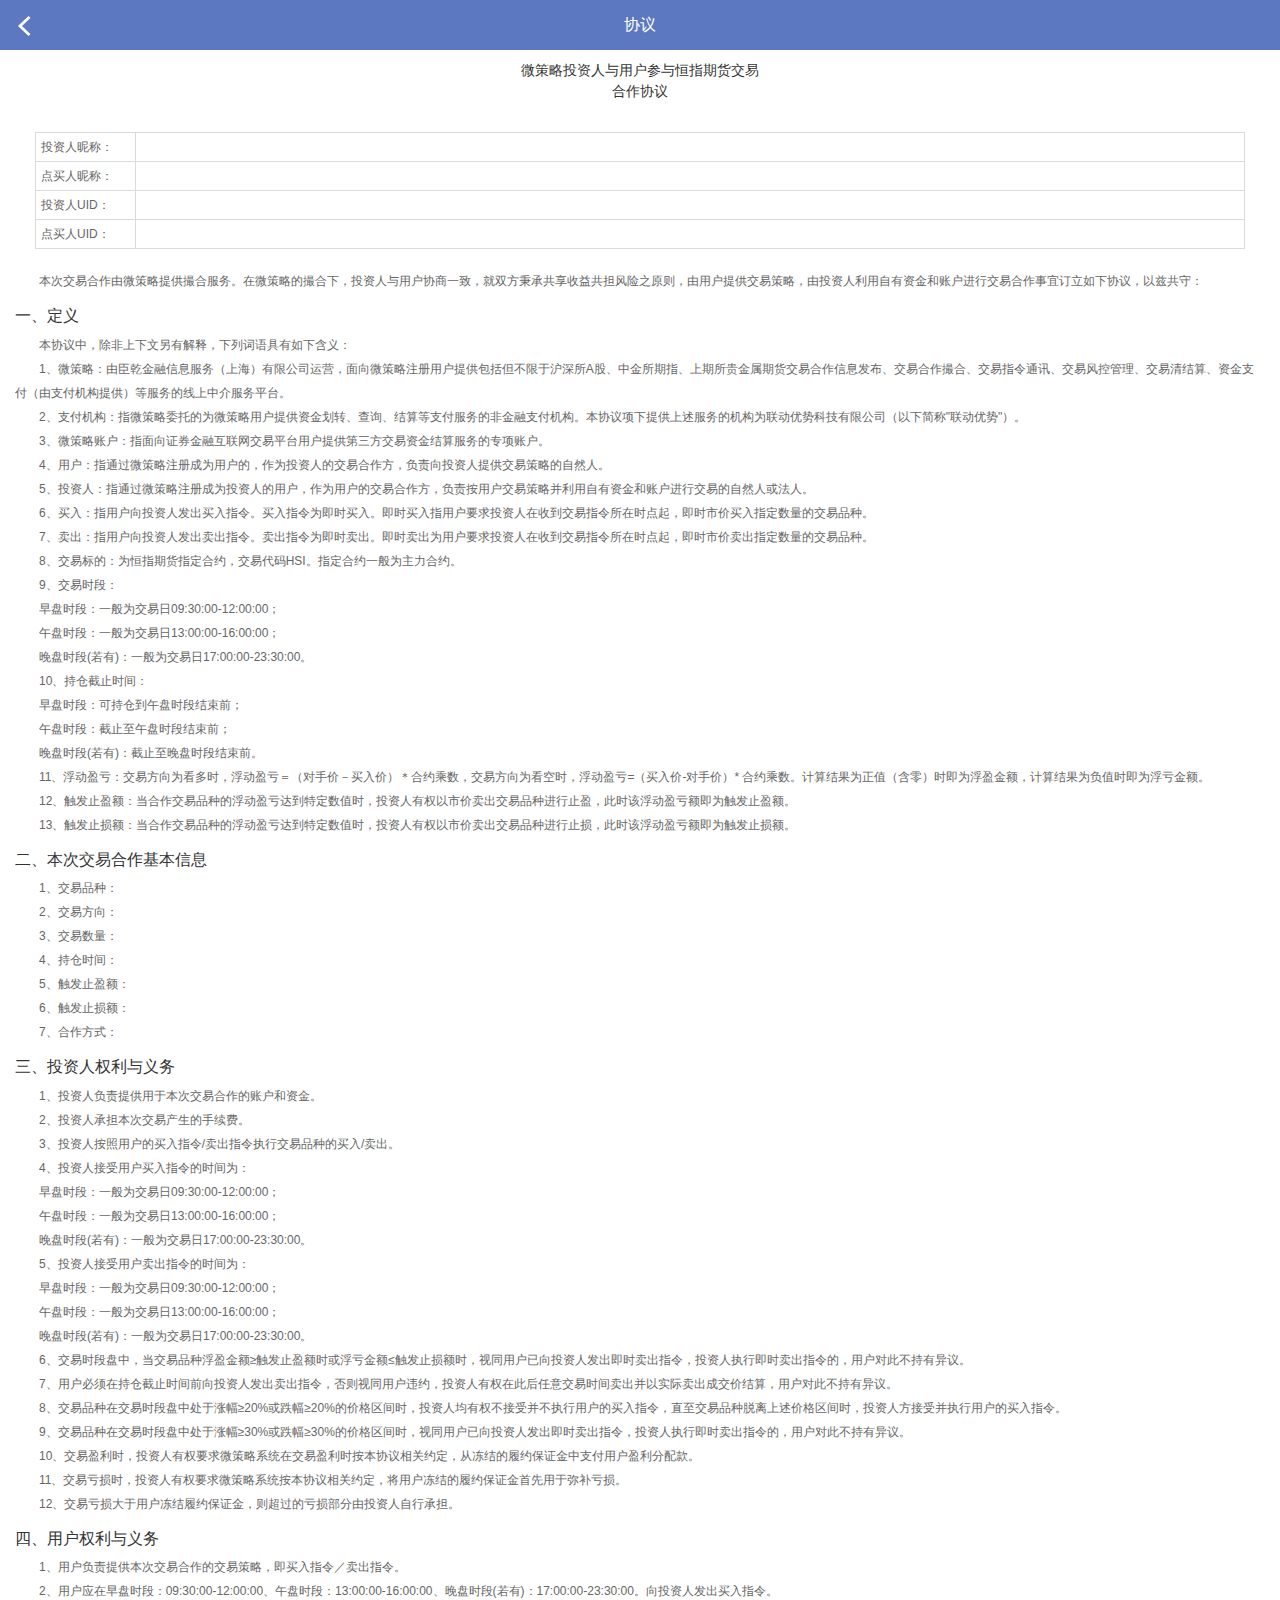
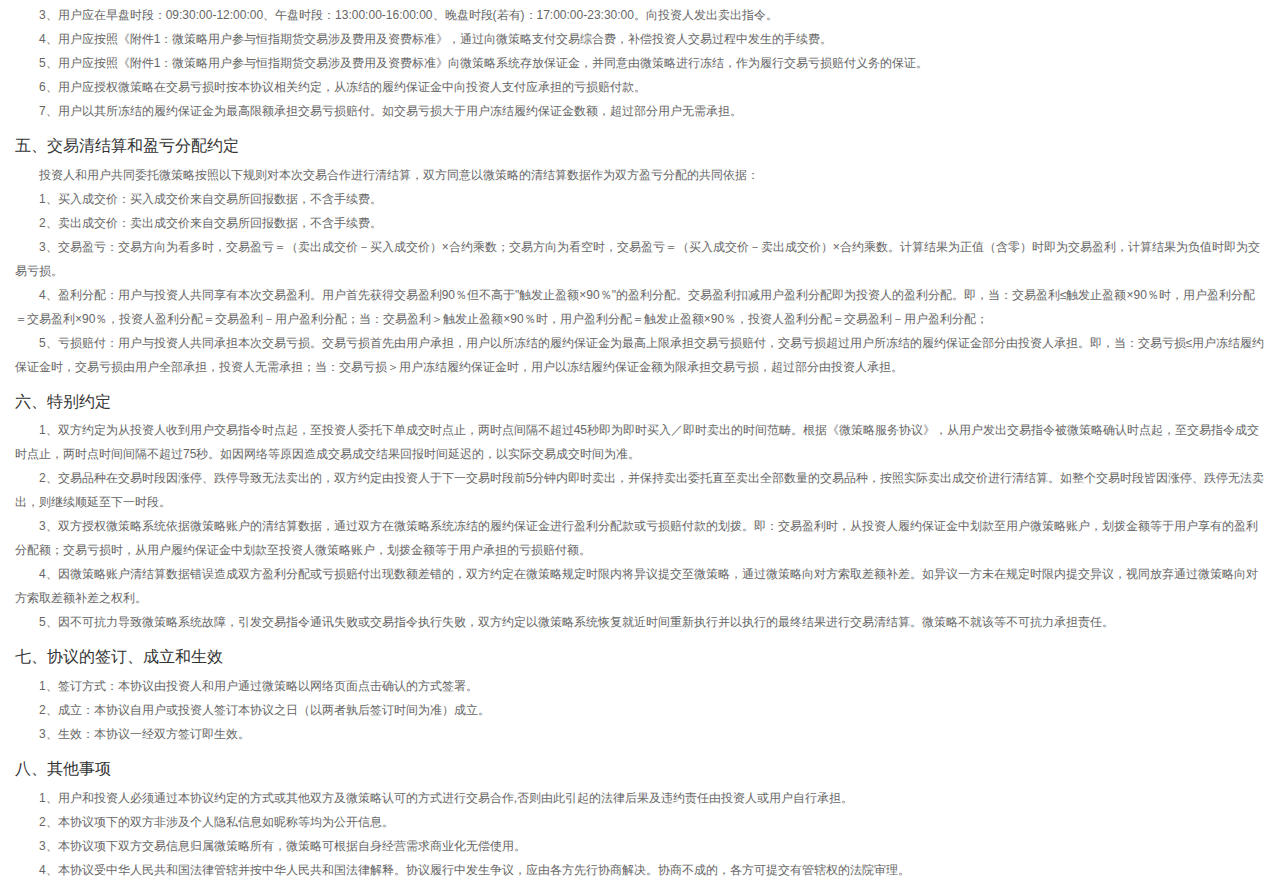
<file: app/html/agreementHSI.html>
<!DOCTYPE html>
<html>
<head>
    <meta charset="utf-8"/>
    <meta name="viewport" content="width=device-width, initial-scale=1.0, maximum-scale=1.0, user-scalable=no"/>
    <meta name="format-detection" content="telephone=no"/>
    <meta name="apple-mobile-web-app-capable" content="yes"/>
    <meta name="apple-mobile-web-app-status-bar-style" content="black-translucent"/>
    <title>微策略</title>
    <link rel="stylesheet" href="../css/common/merge.css">
    <link rel="stylesheet" href="../css/page/agreement/agreement.css"/>
</head>
<body>
<section class="page-guide">
    <div class="page-about">
        <header class="page-header">
            <div class="header-wrap">
                <h3>协议</h3>
                <a href="guide.html" class="nav-left">
                    <i class="icon-back"></i>
                </a>
            </div>
        </header>
        <div class="mod-agree">
            <div class="agree-wrap">
                <h3 class="title">微策略投资人与用户参与恒指期货交易<br>合作协议</h3>
                <div style="padding: 20px;">
                    <table>
                        <tr>
                            <td width="100px;" align="right">投资人昵称：</td>
                            <td></td>
                        </tr>
                        <tr>
                            <td width="100px;" align="right">点买人昵称：</td>
                            <td></td>
                        </tr>
                        <tr>
                            <td align="right">投资人UID：</td>
                            <td></td>
                        </tr>
                        <tr>
                            <td align="right">点买人UID：</td>
                            <td></td>
                        </tr>
                    </table>
                </div>
                <p>本次交易合作由微策略提供撮合服务。在微策略的撮合下，投资人与用户协商一致，就双方秉承共享收益共担风险之原则，由用户提供交易策略，由投资人利用自有资金和账户进行交易合作事宜订立如下协议，以兹共守：</p>
                <h3 class="topic">一、定义</h3>
                <p>本协议中，除非上下文另有解释，下列词语具有如下含义：</p>
                <p>1、微策略：由臣乾金融信息服务（上海）有限公司运营，面向微策略注册用户提供包括但不限于沪深所A股、中金所期指、上期所贵金属期货交易合作信息发布、交易合作撮合、交易指令通讯、交易风控管理、交易清结算、资金支付（由支付机构提供）等服务的线上中介服务平台。</p>
                <p>2、支付机构：指微策略委托的为微策略用户提供资金划转、查询、结算等支付服务的非金融支付机构。本协议项下提供上述服务的机构为联动优势科技有限公司（以下简称"联动优势"）。</p>
                <p>3、微策略账户：指面向证券金融互联网交易平台用户提供第三方交易资金结算服务的专项账户。</p>
                <p>4、用户：指通过微策略注册成为用户的，作为投资人的交易合作方，负责向投资人提供交易策略的自然人。</p>
                <p>5、投资人：指通过微策略注册成为投资人的用户，作为用户的交易合作方，负责按用户交易策略并利用自有资金和账户进行交易的自然人或法人。</p>
                <p>6、买入：指用户向投资人发出买入指令。买入指令为即时买入。即时买入指用户要求投资人在收到交易指令所在时点起，即时市价买入指定数量的交易品种。</p>
                <p>7、卖出：指用户向投资人发出卖出指令。卖出指令为即时卖出。即时卖出为用户要求投资人在收到交易指令所在时点起，即时市价卖出指定数量的交易品种。</p>
                <p>8、交易标的：为恒指期货指定合约，交易代码HSI。指定合约一般为主力合约。</p>
                <p>9、交易时段：</p>
                <p>早盘时段：一般为交易日09:30:00-12:00:00；</p>
                <p>午盘时段：一般为交易日13:00:00-16:00:00；</p>
                <p>晚盘时段(若有)：一般为交易日17:00:00-23:30:00。</p>
                <p>10、持仓截止时间：</p>
                <p>早盘时段：可持仓到午盘时段结束前；</p>
                <p>午盘时段：截止至午盘时段结束前；</p>
                <p>晚盘时段(若有)：截止至晚盘时段结束前。</p>
                <p>11、浮动盈亏：交易方向为看多时，浮动盈亏＝（对手价－买入价）＊合约乘数，交易方向为看空时，浮动盈亏=（买入价-对手价）* 合约乘数。计算结果为正值（含零）时即为浮盈金额，计算结果为负值时即为浮亏金额。</p>
                <p>12、触发止盈额：当合作交易品种的浮动盈亏达到特定数值时，投资人有权以市价卖出交易品种进行止盈，此时该浮动盈亏额即为触发止盈额。</p>
                <p>13、触发止损额：当合作交易品种的浮动盈亏达到特定数值时，投资人有权以市价卖出交易品种进行止损，此时该浮动盈亏额即为触发止损额。</p>
                <h3 class="topic">二、本次交易合作基本信息</h3>
                <p>1、交易品种：</p>
                <p>2、交易方向：</p>
                <p>3、交易数量：</p>
                <p>4、持仓时间：</p>
                <p>5、触发止盈额：</p>
                <p>6、触发止损额：</p>
                <p>7、合作方式：</p>
                <h3 class="topic">三、投资人权利与义务</h3>
                <p>1、投资人负责提供用于本次交易合作的账户和资金。</p>
                <p>2、投资人承担本次交易产生的手续费。</p>
                <p>3、投资人按照用户的买入指令/卖出指令执行交易品种的买入/卖出。</p>
                <p>4、投资人接受用户买入指令的时间为：</p>
                <p>早盘时段：一般为交易日09:30:00-12:00:00；</p>
                <p>午盘时段：一般为交易日13:00:00-16:00:00；</p>
                <p>晚盘时段(若有)：一般为交易日17:00:00-23:30:00。</p>
                <p>5、投资人接受用户卖出指令的时间为：</p>
                <p>早盘时段：一般为交易日09:30:00-12:00:00；</p>
                <p>午盘时段：一般为交易日13:00:00-16:00:00；</p>
                <p>晚盘时段(若有)：一般为交易日17:00:00-23:30:00。</p>
                <p>6、交易时段盘中，当交易品种浮盈金额≥触发止盈额时或浮亏金额≤触发止损额时，视同用户已向投资人发出即时卖出指令，投资人执行即时卖出指令的，用户对此不持有异议。</p>
                <p>7、用户必须在持仓截止时间前向投资人发出卖出指令，否则视同用户违约，投资人有权在此后任意交易时间卖出并以实际卖出成交价结算，用户对此不持有异议。</p>
                <p>8、交易品种在交易时段盘中处于涨幅≥20%或跌幅≥20%的价格区间时，投资人均有权不接受并不执行用户的买入指令，直至交易品种脱离上述价格区间时，投资人方接受并执行用户的买入指令。</p>
                <p>9、交易品种在交易时段盘中处于涨幅≥30%或跌幅≥30%的价格区间时，视同用户已向投资人发出即时卖出指令，投资人执行即时卖出指令的，用户对此不持有异议。</p>
                <p>10、交易盈利时，投资人有权要求微策略系统在交易盈利时按本协议相关约定，从冻结的履约保证金中支付用户盈利分配款。</p>
                <p>11、交易亏损时，投资人有权要求微策略系统按本协议相关约定，将用户冻结的履约保证金首先用于弥补亏损。</p>
                <p>12、交易亏损大于用户冻结履约保证金，则超过的亏损部分由投资人自行承担。</p>
                <h3 class="topic">四、用户权利与义务</h3>
                <p>1、用户负责提供本次交易合作的交易策略，即买入指令／卖出指令。</p>
                <p>2、用户应在早盘时段：09:30:00-12:00:00、午盘时段：13:00:00-16:00:00、晚盘时段(若有)：17:00:00-23:30:00。向投资人发出买入指令。</p>
                <p>3、用户应在早盘时段：09:30:00-12:00:00、午盘时段：13:00:00-16:00:00、晚盘时段(若有)：17:00:00-23:30:00。向投资人发出卖出指令。</p>
                <p>4、用户应按照《附件1：微策略用户参与恒指期货交易涉及费用及资费标准》，通过向微策略支付交易综合费，补偿投资人交易过程中发生的手续费。</p>
                <p>5、用户应按照《附件1：微策略用户参与恒指期货交易涉及费用及资费标准》向微策略系统存放保证金，并同意由微策略进行冻结，作为履行交易亏损赔付义务的保证。</p>
                <p>6、用户应授权微策略在交易亏损时按本协议相关约定，从冻结的履约保证金中向投资人支付应承担的亏损赔付款。</p>
                <p>7、用户以其所冻结的履约保证金为最高限额承担交易亏损赔付。如交易亏损大于用户冻结履约保证金数额，超过部分用户无需承担。</p>
                <h3 class="topic">五、交易清结算和盈亏分配约定</h3>
                <p>投资人和用户共同委托微策略按照以下规则对本次交易合作进行清结算，双方同意以微策略的清结算数据作为双方盈亏分配的共同依据：</p>
                <p>1、买入成交价：买入成交价来自交易所回报数据，不含手续费。</p>
                <p>2、卖出成交价：卖出成交价来自交易所回报数据，不含手续费。</p>
                <p>3、交易盈亏：交易方向为看多时，交易盈亏＝（卖出成交价－买入成交价）×合约乘数；交易方向为看空时，交易盈亏＝（买入成交价－卖出成交价）×合约乘数。计算结果为正值（含零）时即为交易盈利，计算结果为负值时即为交易亏损。</p>
                <p>4、盈利分配：用户与投资人共同享有本次交易盈利。用户首先获得交易盈利90％但不高于"触发止盈额×90％"的盈利分配。交易盈利扣减用户盈利分配即为投资人的盈利分配。即，当：交易盈利≤触发止盈额×90％时，用户盈利分配＝交易盈利×90％，投资人盈利分配＝交易盈利－用户盈利分配；当：交易盈利＞触发止盈额×90％时，用户盈利分配＝触发止盈额×90％，投资人盈利分配＝交易盈利－用户盈利分配；</p>
                <p>5、亏损赔付：用户与投资人共同承担本次交易亏损。交易亏损首先由用户承担，用户以所冻结的履约保证金为最高上限承担交易亏损赔付，交易亏损超过用户所冻结的履约保证金部分由投资人承担。即，当：交易亏损≤用户冻结履约保证金时，交易亏损由用户全部承担，投资人无需承担；当：交易亏损＞用户冻结履约保证金时，用户以冻结履约保证金额为限承担交易亏损，超过部分由投资人承担。</p>
                <h3 class="topic">六、特别约定</h3>
                <p>1、双方约定为从投资人收到用户交易指令时点起，至投资人委托下单成交时点止，两时点间隔不超过45秒即为即时买入／即时卖出的时间范畴。根据《微策略服务协议》，从用户发出交易指令被微策略确认时点起，至交易指令成交时点止，两时点时间间隔不超过75秒。如因网络等原因造成交易成交结果回报时间延迟的，以实际交易成交时间为准。</p>
                <p>2、交易品种在交易时段因涨停、跌停导致无法卖出的，双方约定由投资人于下一交易时段前5分钟内即时卖出，并保持卖出委托直至卖出全部数量的交易品种，按照实际卖出成交价进行清结算。如整个交易时段皆因涨停、跌停无法卖出，则继续顺延至下一时段。</p>
                <p>3、双方授权微策略系统依据微策略账户的清结算数据，通过双方在微策略系统冻结的履约保证金进行盈利分配款或亏损赔付款的划拨。即：交易盈利时，从投资人履约保证金中划款至用户微策略账户，划拨金额等于用户享有的盈利分配额；交易亏损时，从用户履约保证金中划款至投资人微策略账户，划拨金额等于用户承担的亏损赔付额。</p>
                <p>4、因微策略账户清结算数据错误造成双方盈利分配或亏损赔付出现数额差错的，双方约定在微策略规定时限内将异议提交至微策略，通过微策略向对方索取差额补差。如异议一方未在规定时限内提交异议，视同放弃通过微策略向对方索取差额补差之权利。</p>
                <p>5、因不可抗力导致微策略系统故障，引发交易指令通讯失败或交易指令执行失败，双方约定以微策略系统恢复就近时间重新执行并以执行的最终结果进行交易清结算。微策略不就该等不可抗力承担责任。</p>
                <h3 class="topic">七、协议的签订、成立和生效</h3>
                <p>1、签订方式：本协议由投资人和用户通过微策略以网络页面点击确认的方式签署。</p>
                <p>2、成立：本协议自用户或投资人签订本协议之日（以两者孰后签订时间为准）成立。</p>
                <p>3、生效：本协议一经双方签订即生效。</p>
                <h3 class="topic">八、其他事项</h3>
                <p>1、用户和投资人必须通过本协议约定的方式或其他双方及微策略认可的方式进行交易合作,否则由此引起的法律后果及违约责任由投资人或用户自行承担。</p>
                <p>2、本协议项下的双方非涉及个人隐私信息如昵称等均为公开信息。</p>
                <p>3、本协议项下双方交易信息归属微策略所有，微策略可根据自身经营需求商业化无偿使用。</p>
                <p>4、本协议受中华人民共和国法律管辖并按中华人民共和国法律解释。协议履行中发生争议，应由各方先行协商解决。协商不成的，各方可提交有管辖权的法院审理。</p>
            </div>
        </div>
    </div>
</section>
</body>
</html>
</file>
<file: app/css/common/merge.css>
/*
基本样式，页面的基本定义，默认样式初始化
*/
@import 'base.css';
/*@import url(base.css);*/
/*
通用样式，每个模块独立，不会相互干扰，每一个模块有自己的命名方式，实现独立功能
*/
@import url(box.css);
@import url(text.css);
@import url(button.css);
@import url(input.css);
@import url(icon.css);
@import url(iconfont.css);
@import url(dialog.css);
/*
公用模块样式
*/
@import url(header.css);
@import url(footer.css);
@import url(common.css);
/*
页面样式，每个页面的独立布局样式，每个页面相互独立，不会相互干扰，每一个页面有自己的命名空间

首页：page-home
---- page-index 首页

我的：page-user
---- page-my 用户中心
 */
</file>
<file: app/css/page/home/merge.css>
/* page */
@import url(index.css);
</file>
<file: app/css/page/agreement/agreement.css>
.mod-agree .agree-wrap {
    width: 100%;
    padding: 0 0.15rem;
    background-color: #FFFFFF;
}

.mod-agree .agree-wrap .title {
    text-align: center;
    font-size: .14rem;
    padding: .1rem 0;
}

.mod-agree .agree-wrap p {
    color: #666666;
    font-size: .12rem;
    line-height: 2;
}

.mod-agree .agree-wrap p:before {
    content: ' 　　';
}

.mod-agree .agree-wrap .topic {
    padding: 0.1rem 0 0.05rem;
}

.mod-agree .agree-wrap table {
    border-collapse: collapse;
    border-spacing: 0;
    table-layout: fixed;
    width: 100%;
}

.mod-agree .agree-wrap td {
    font-size: .12rem;
    padding: .05rem;
    border: 1px solid #DBDBDB;
    color: #666666;
}
</file>
